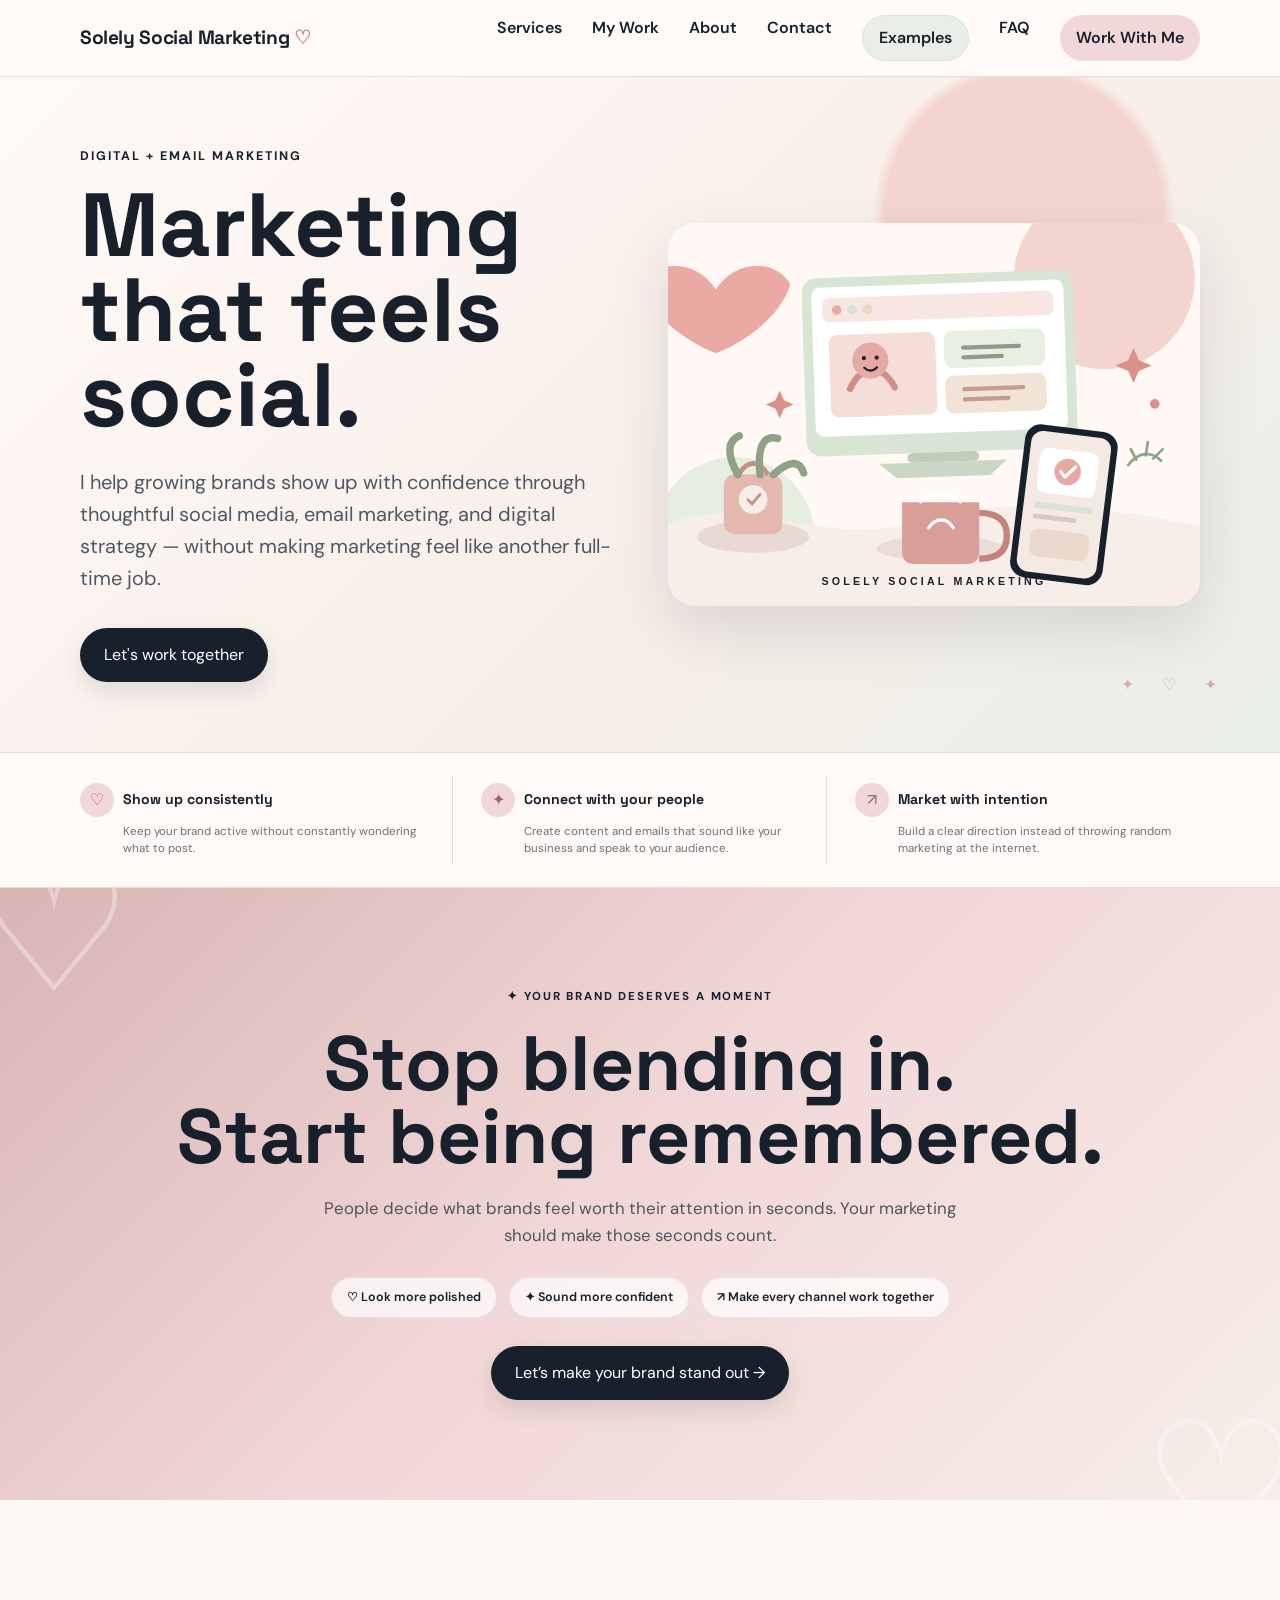
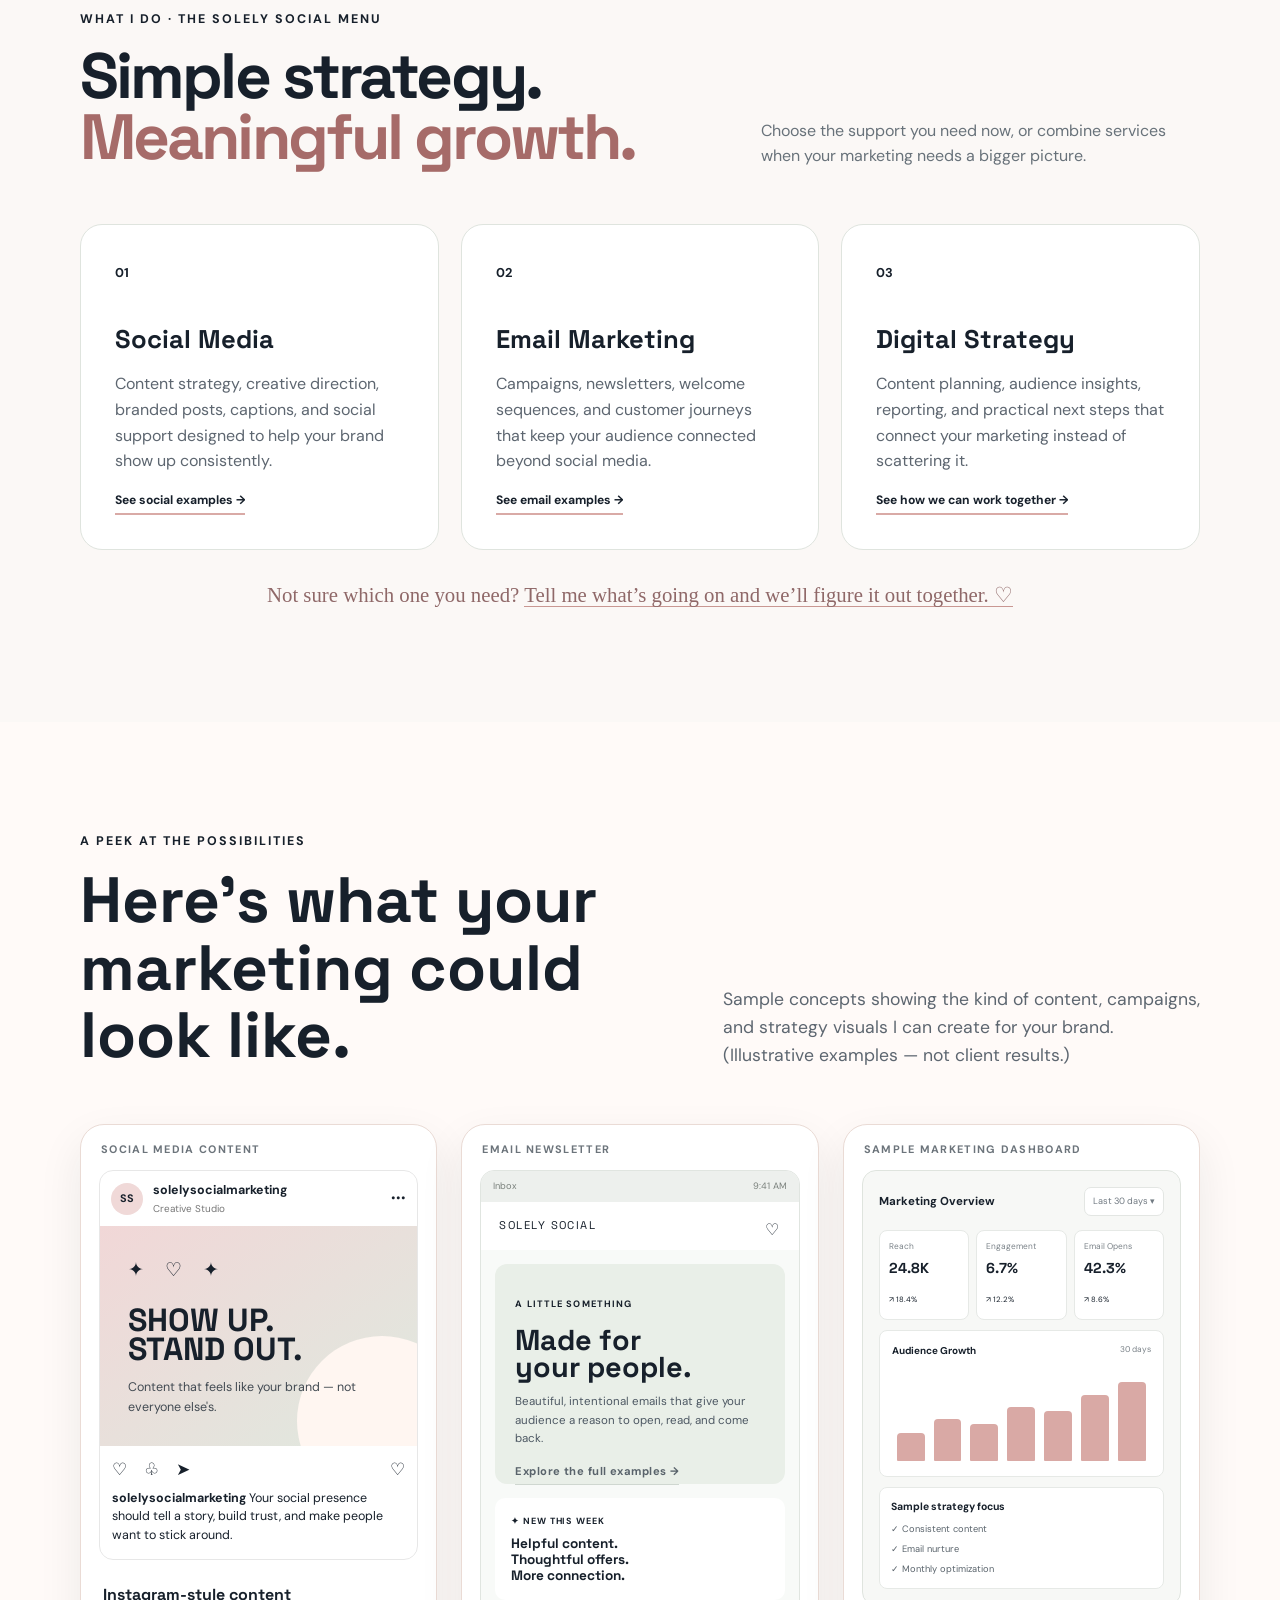
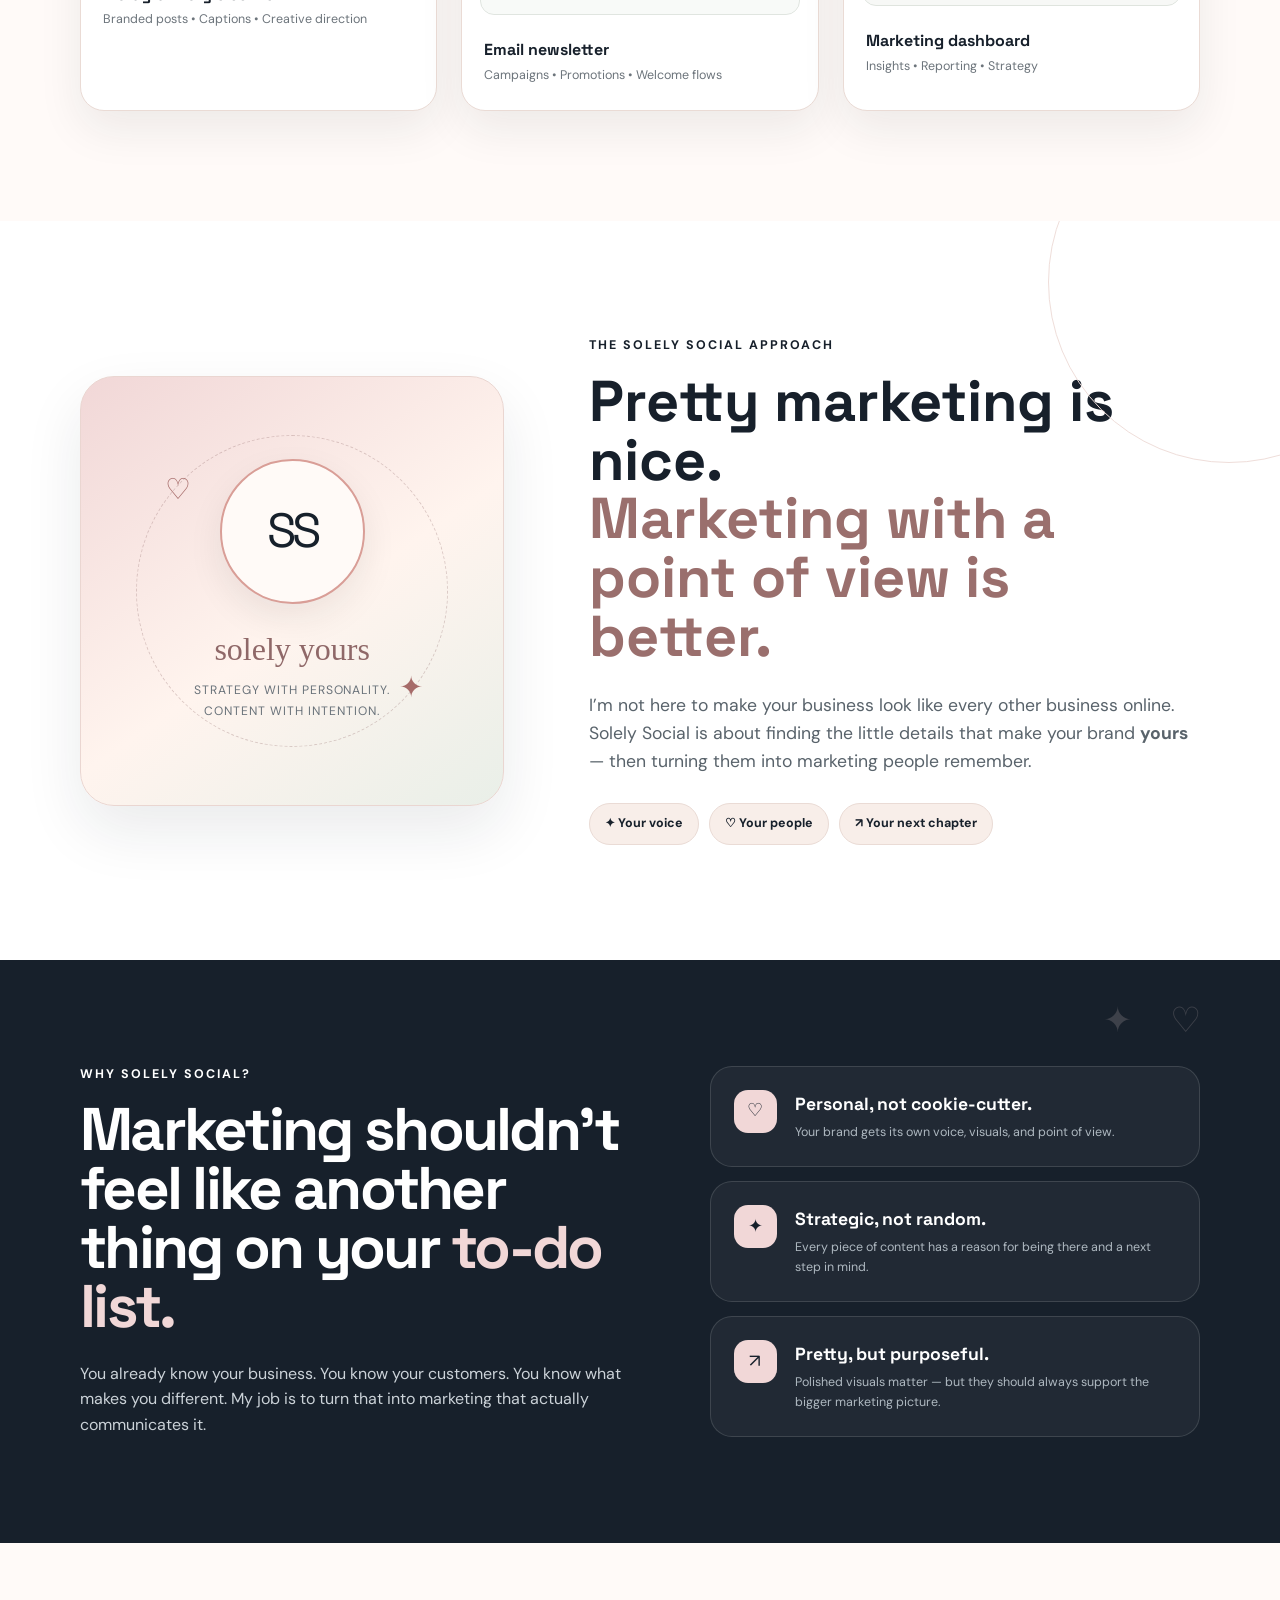
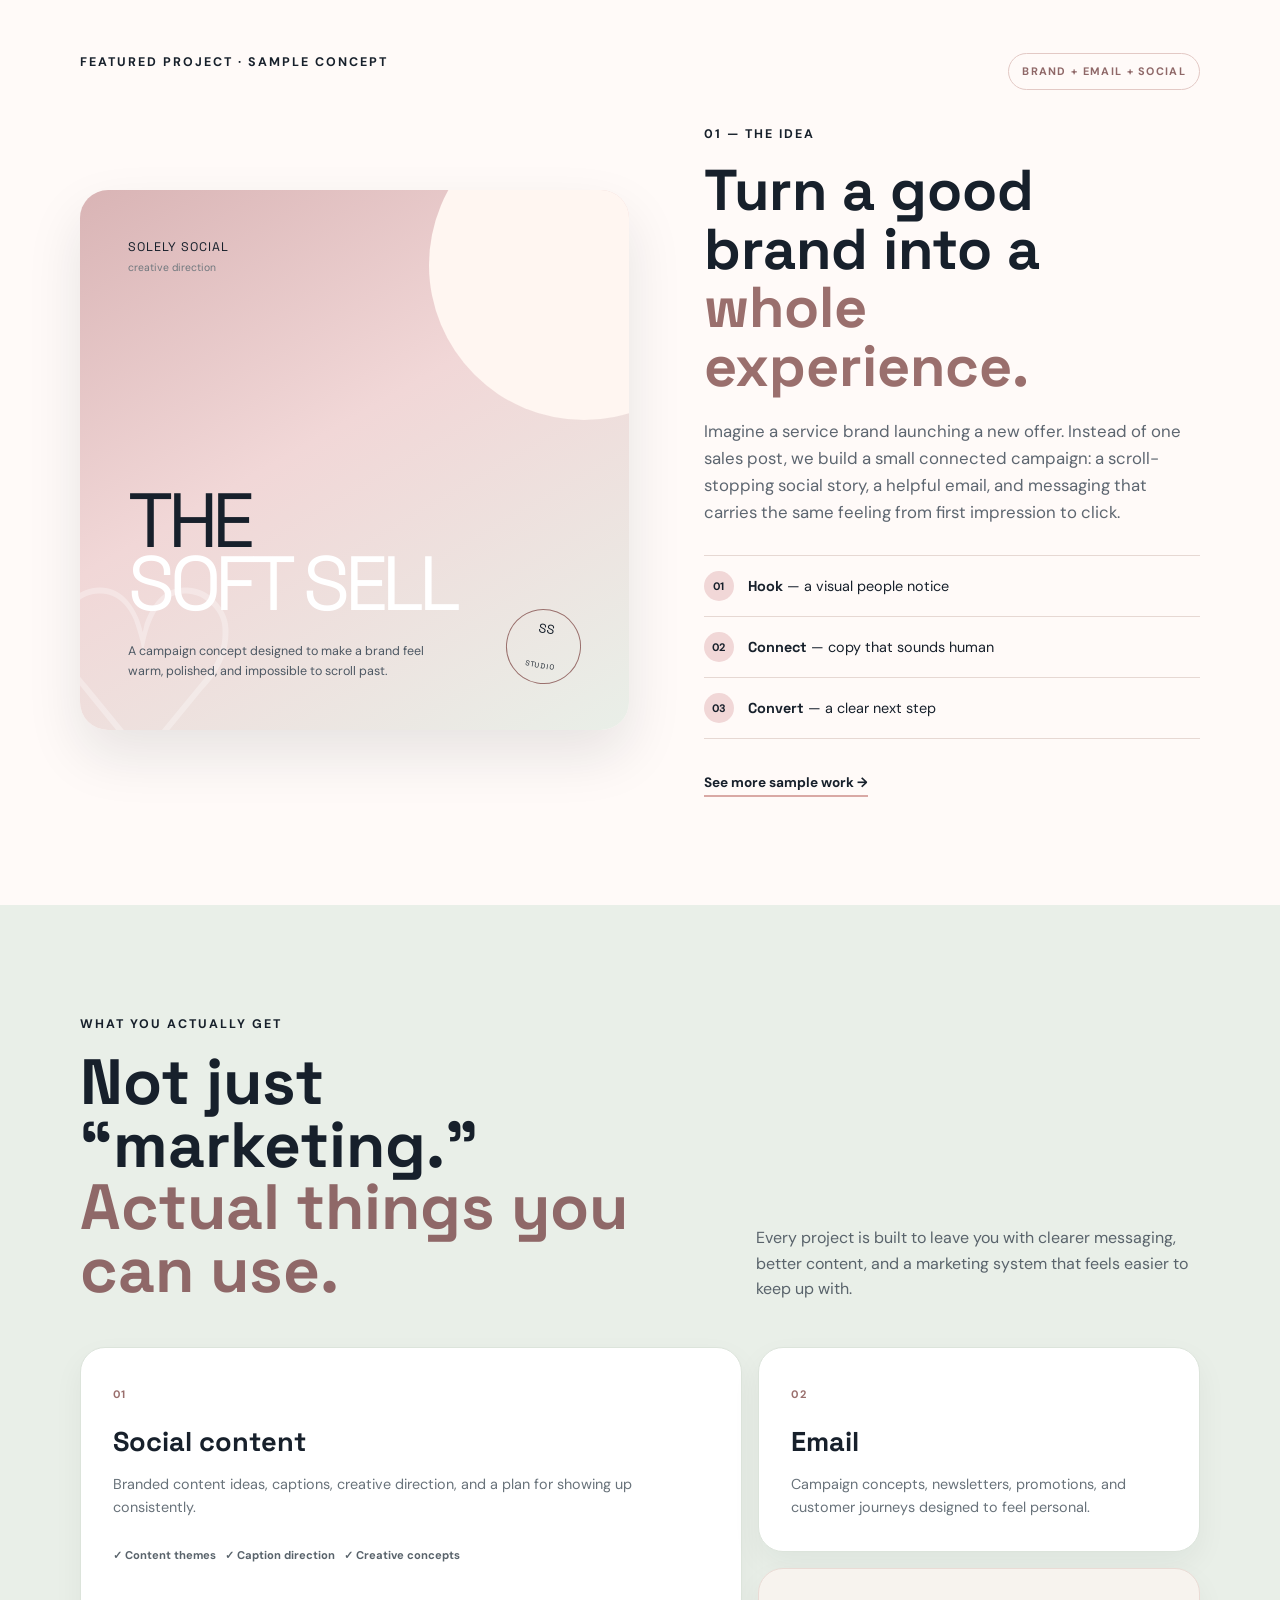
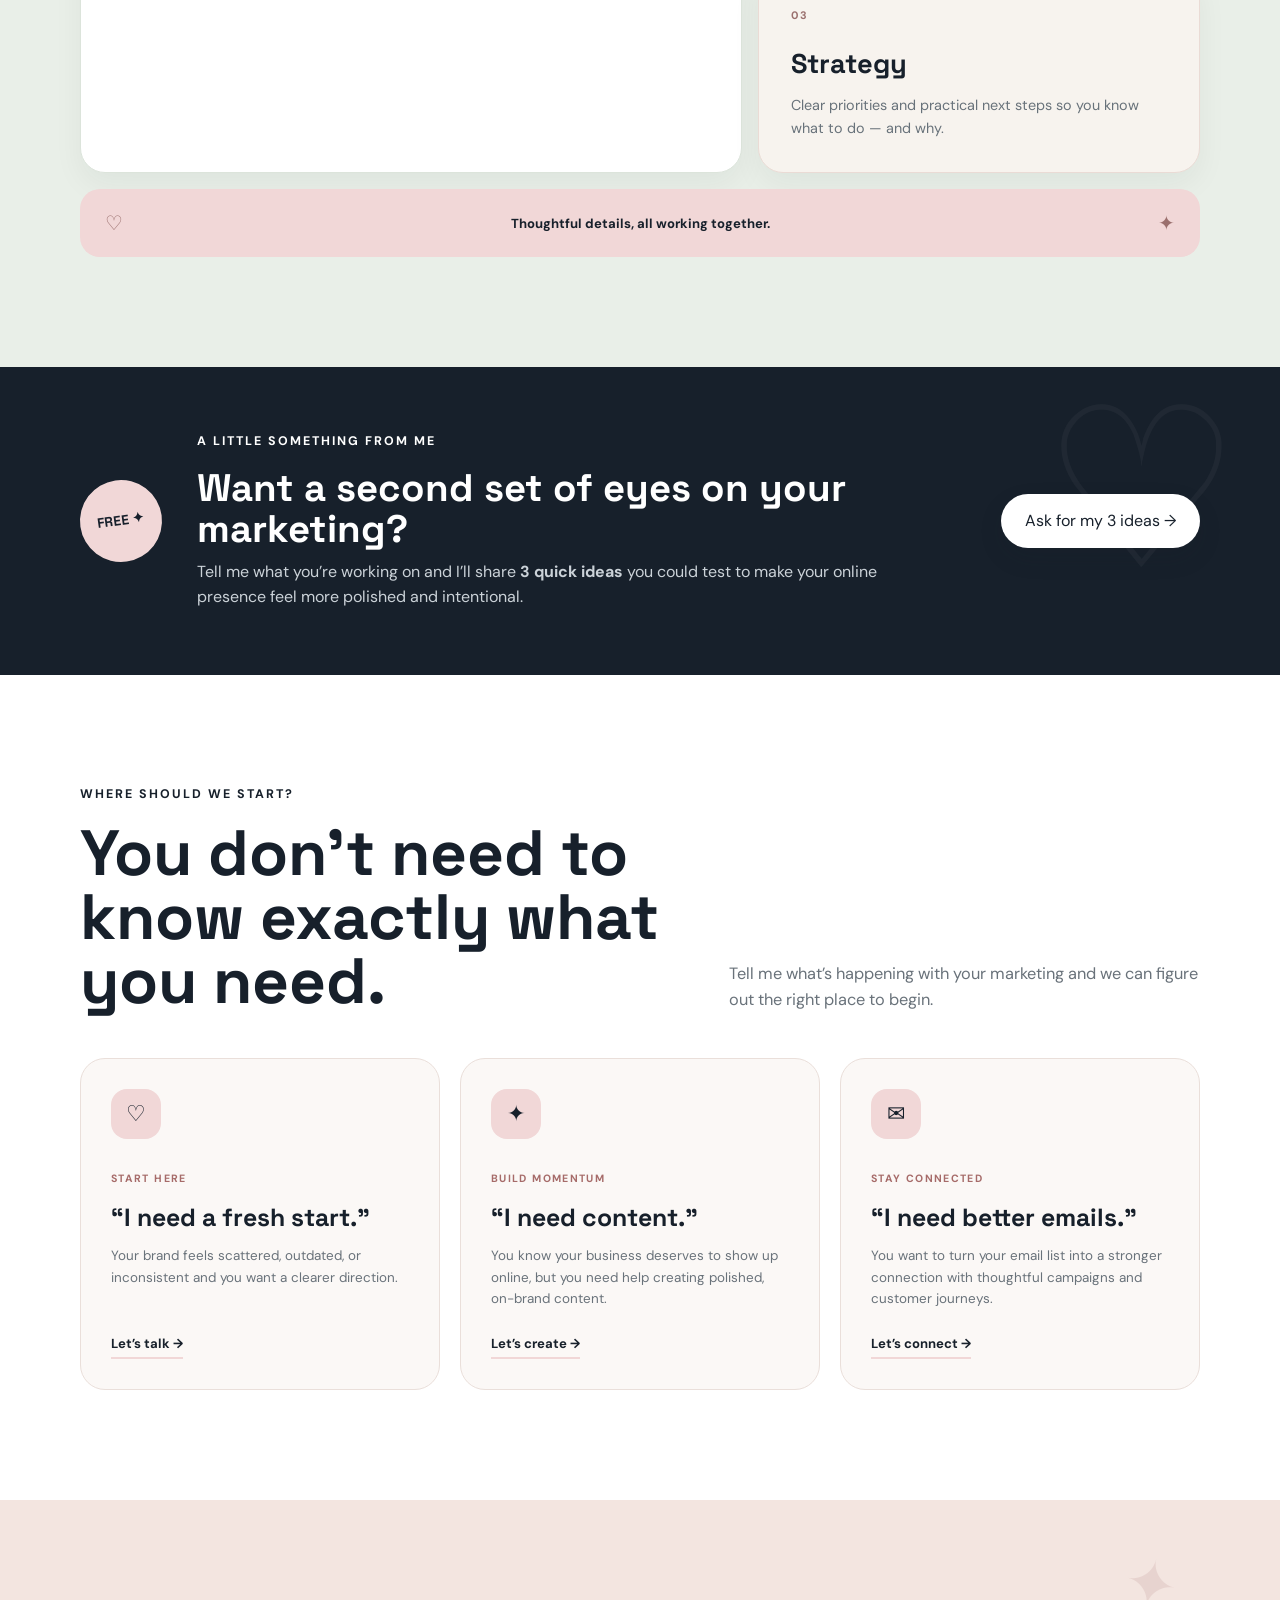
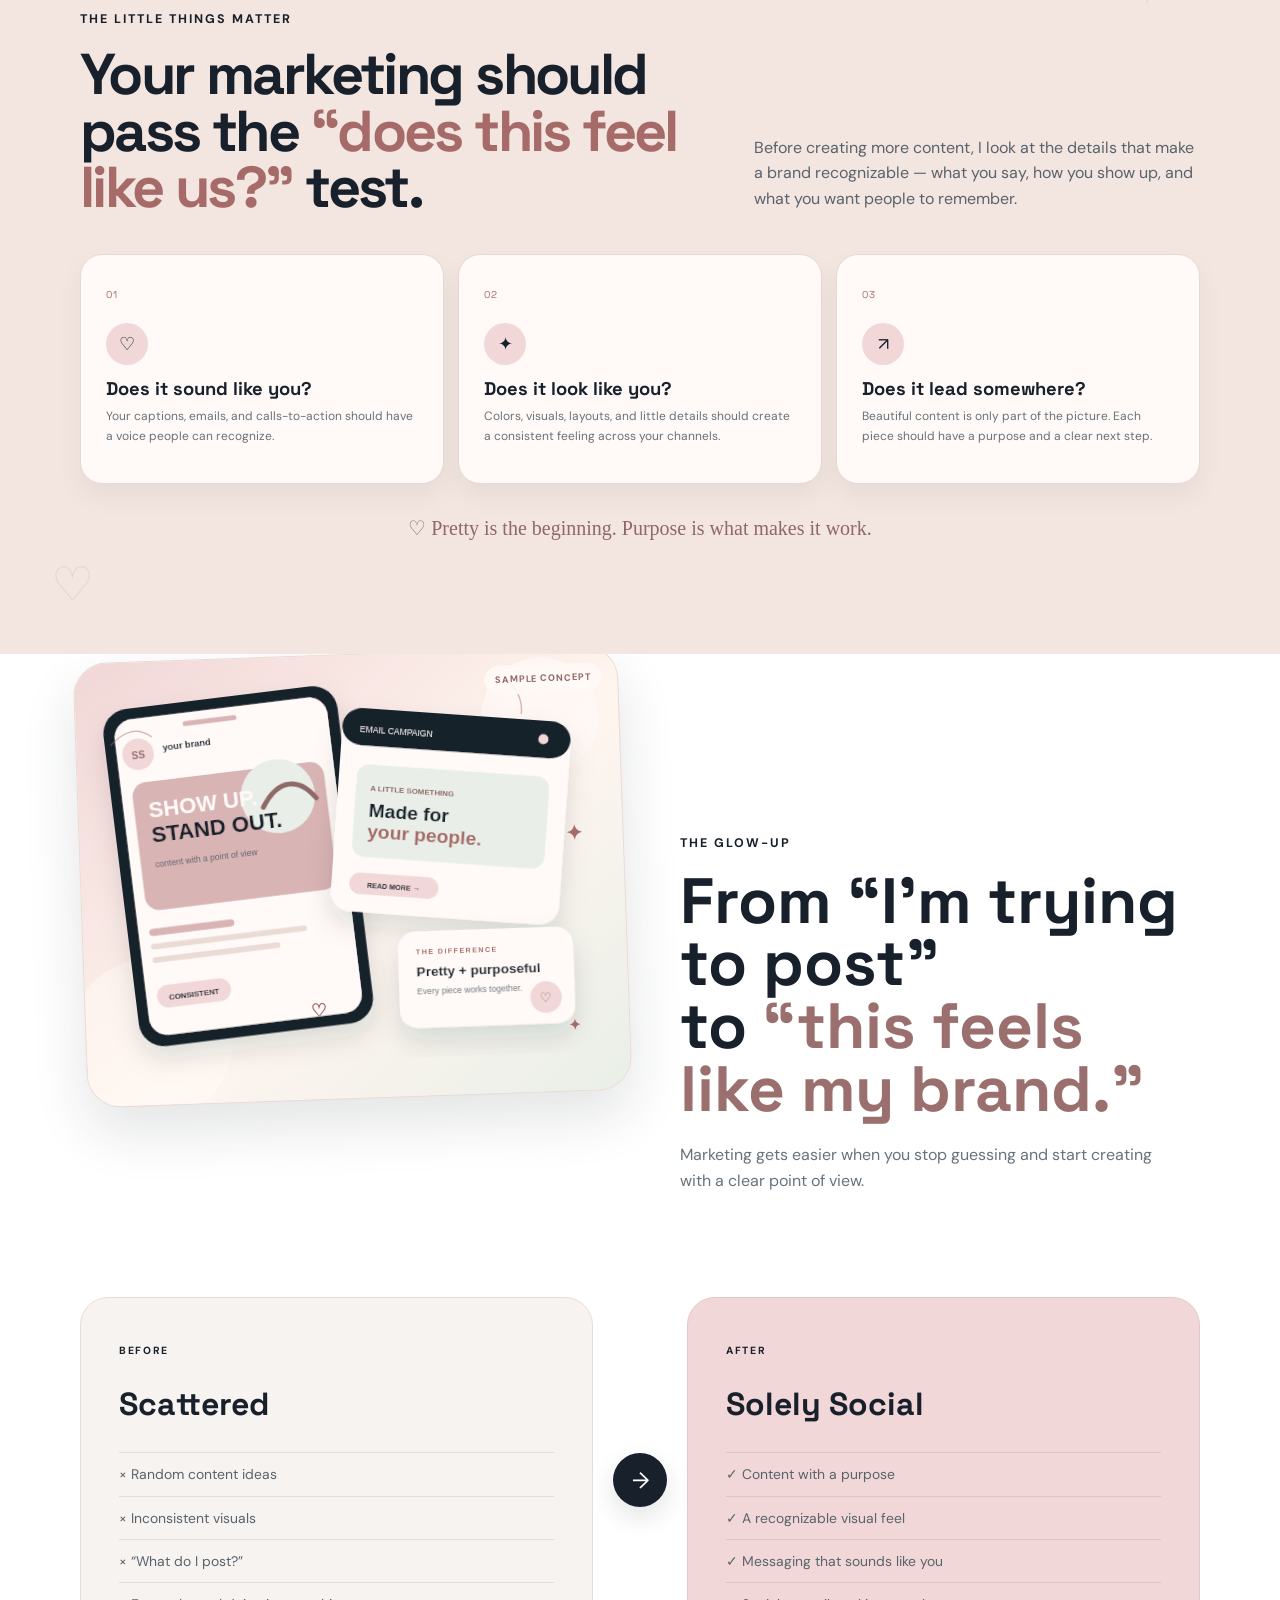
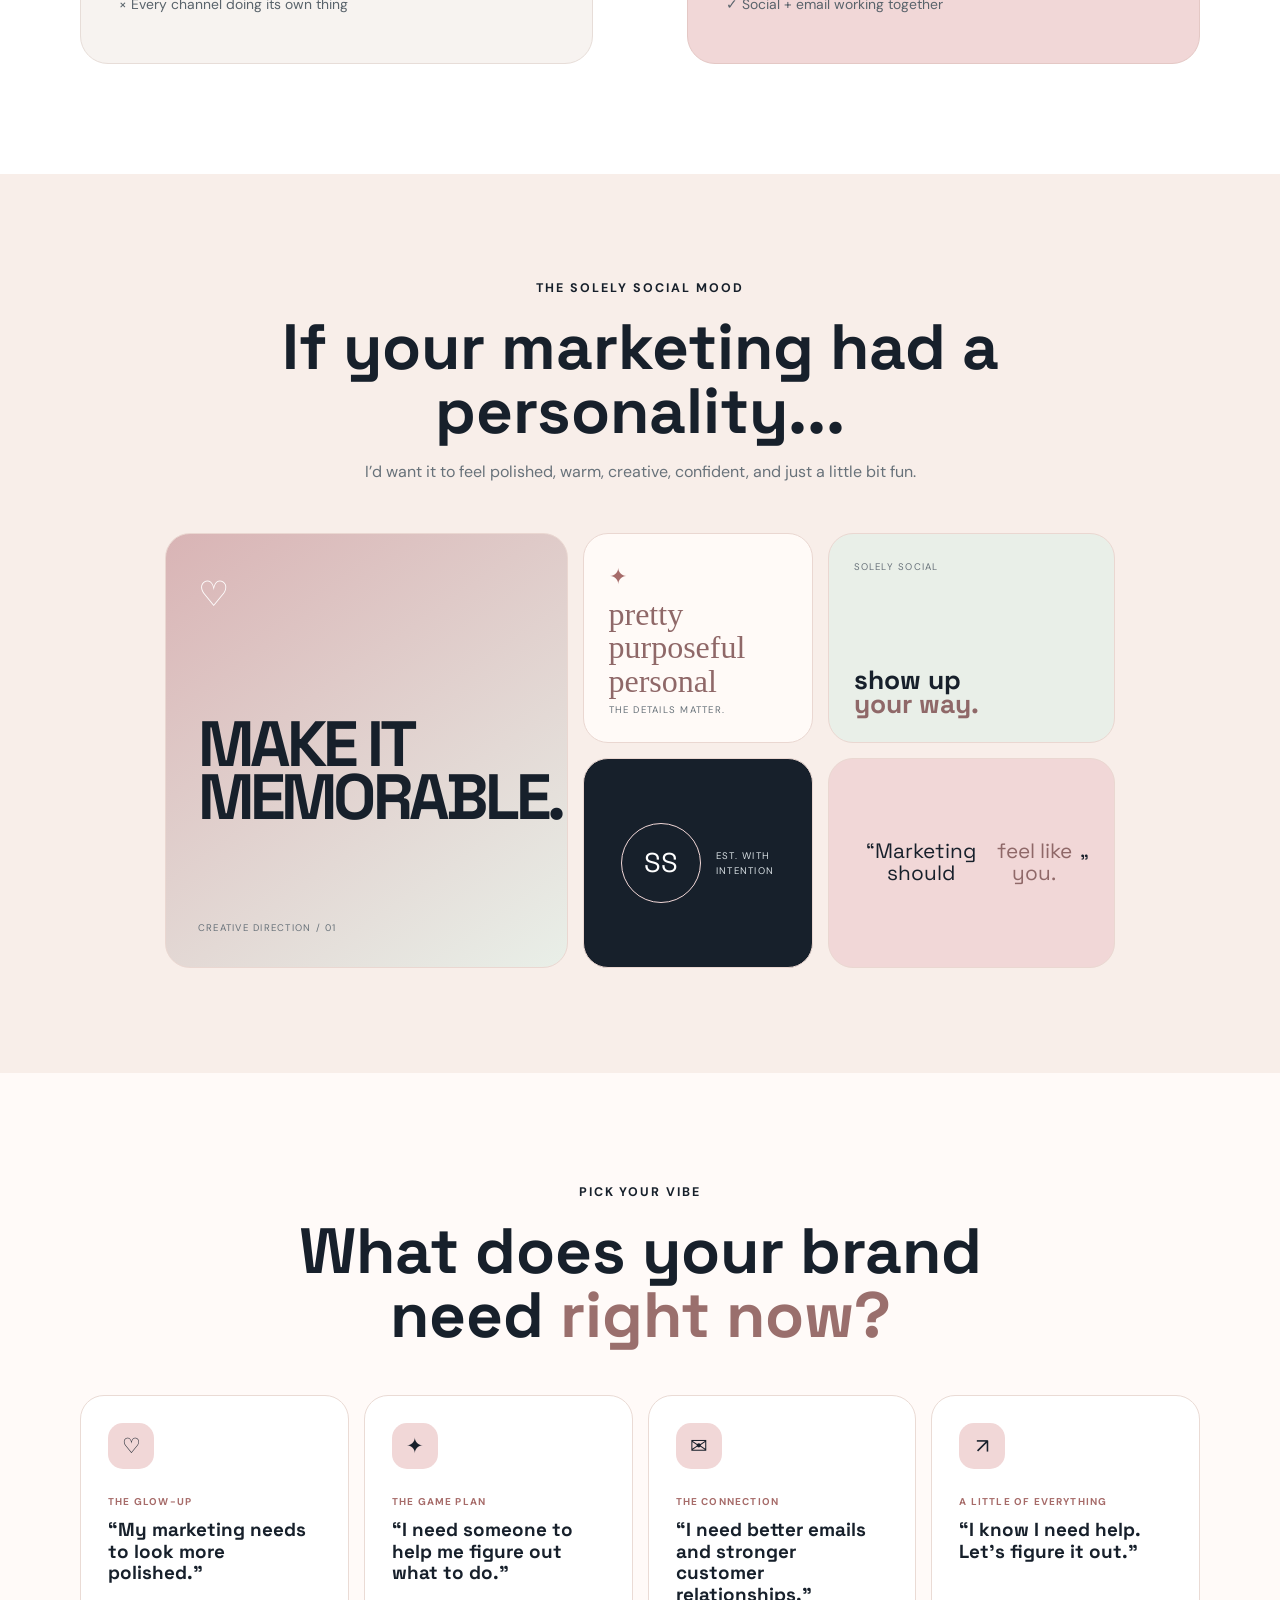
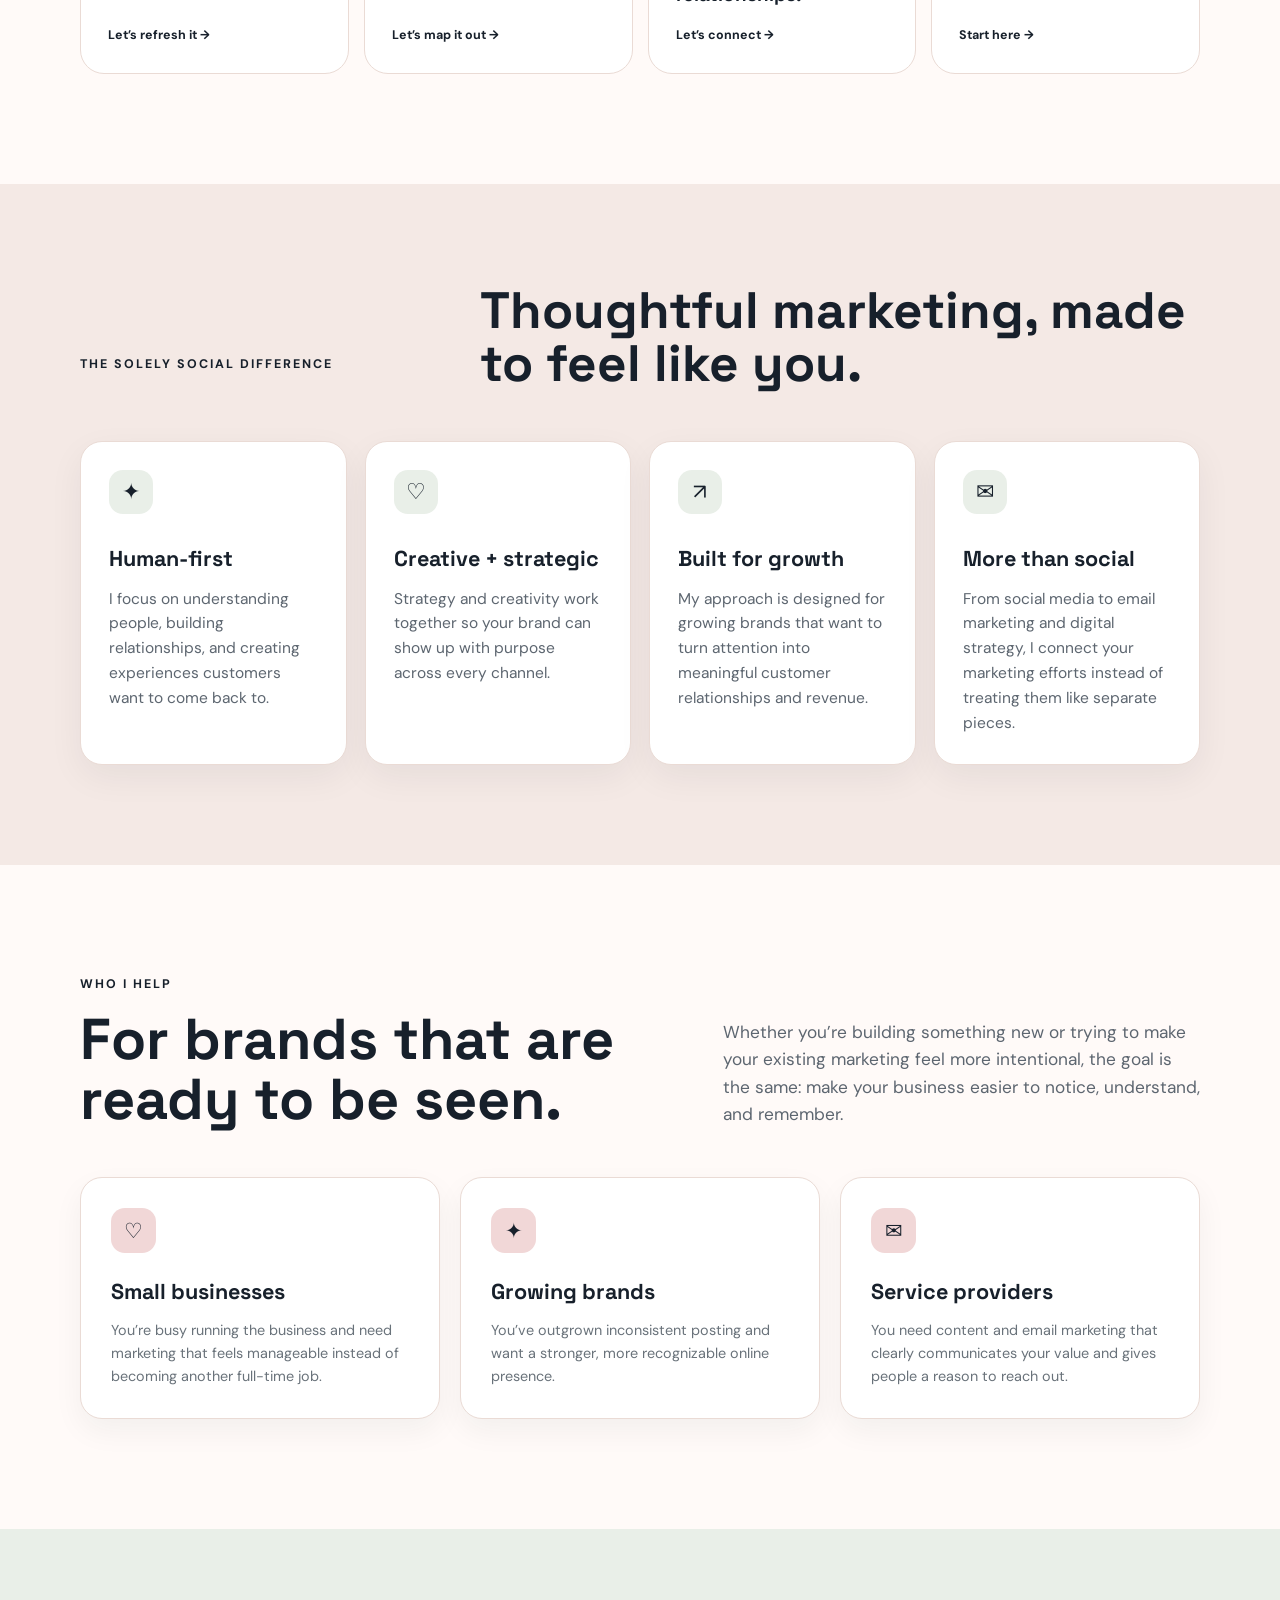
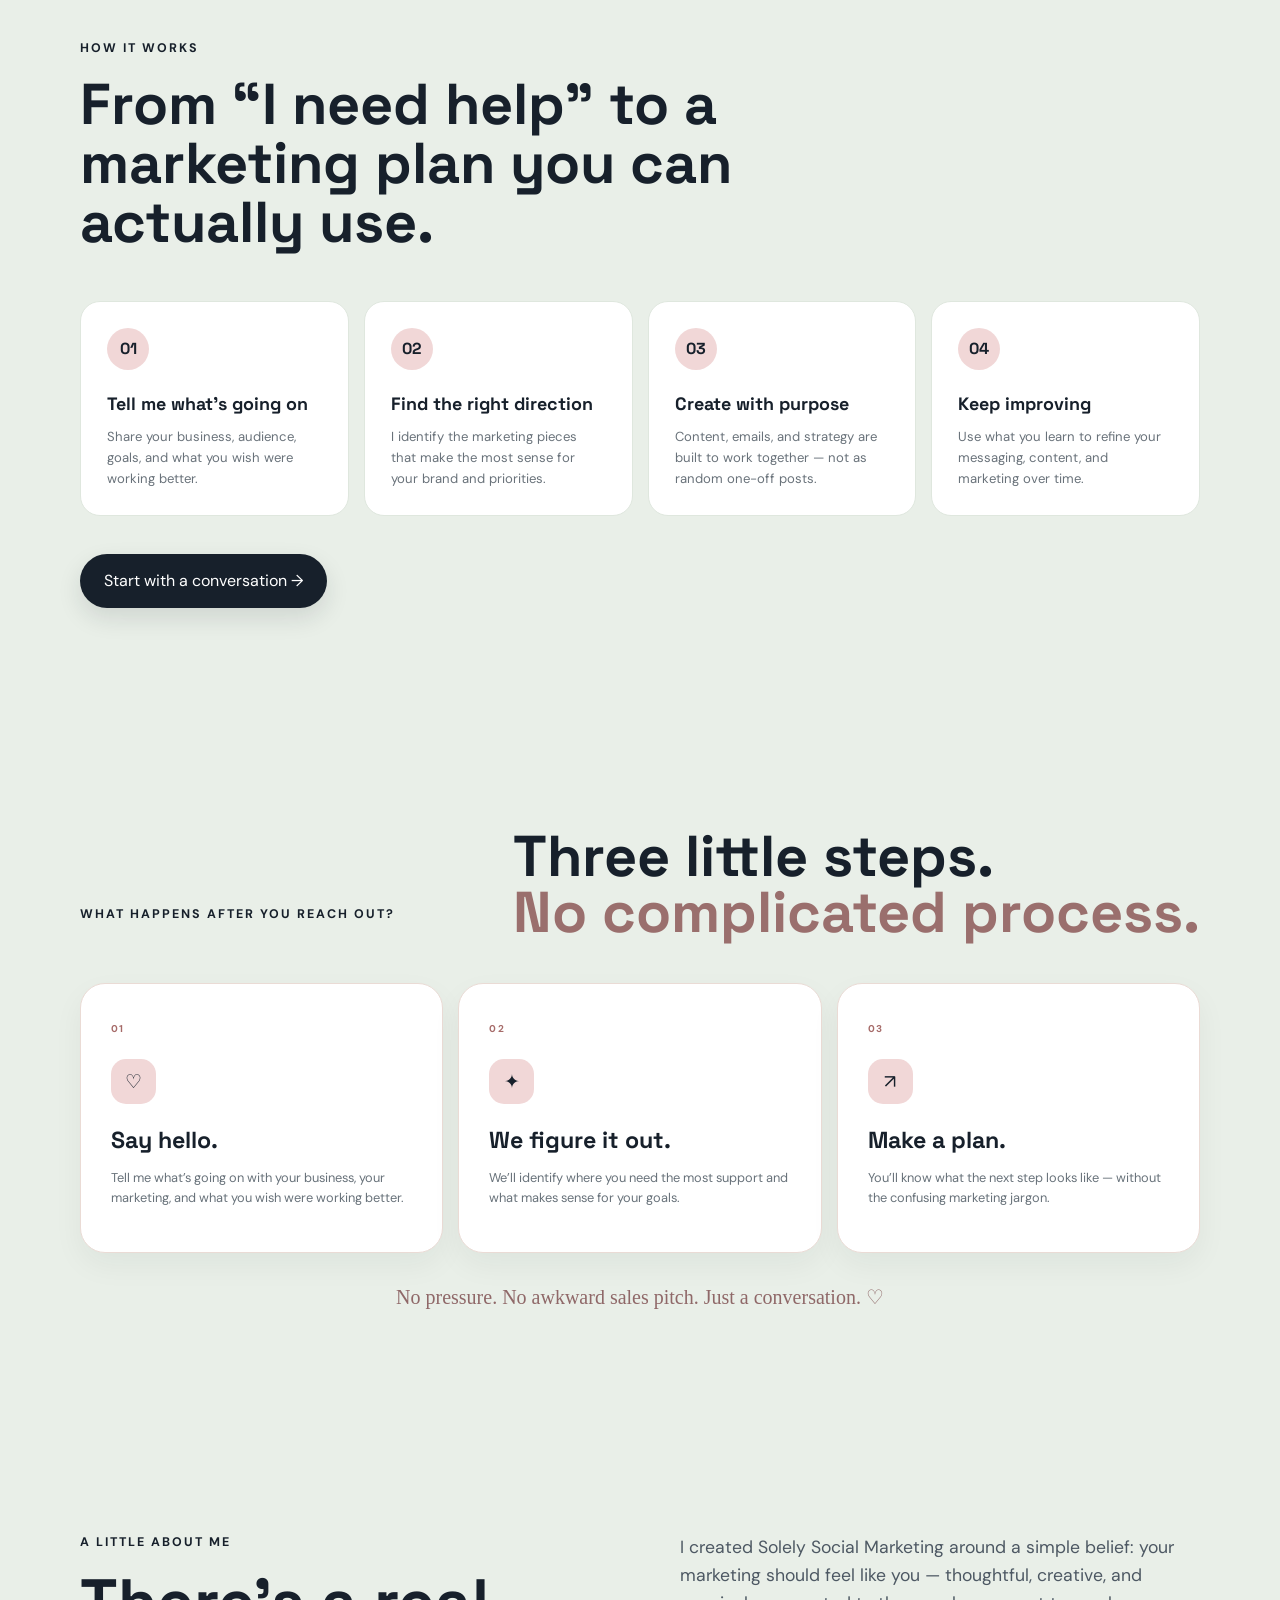
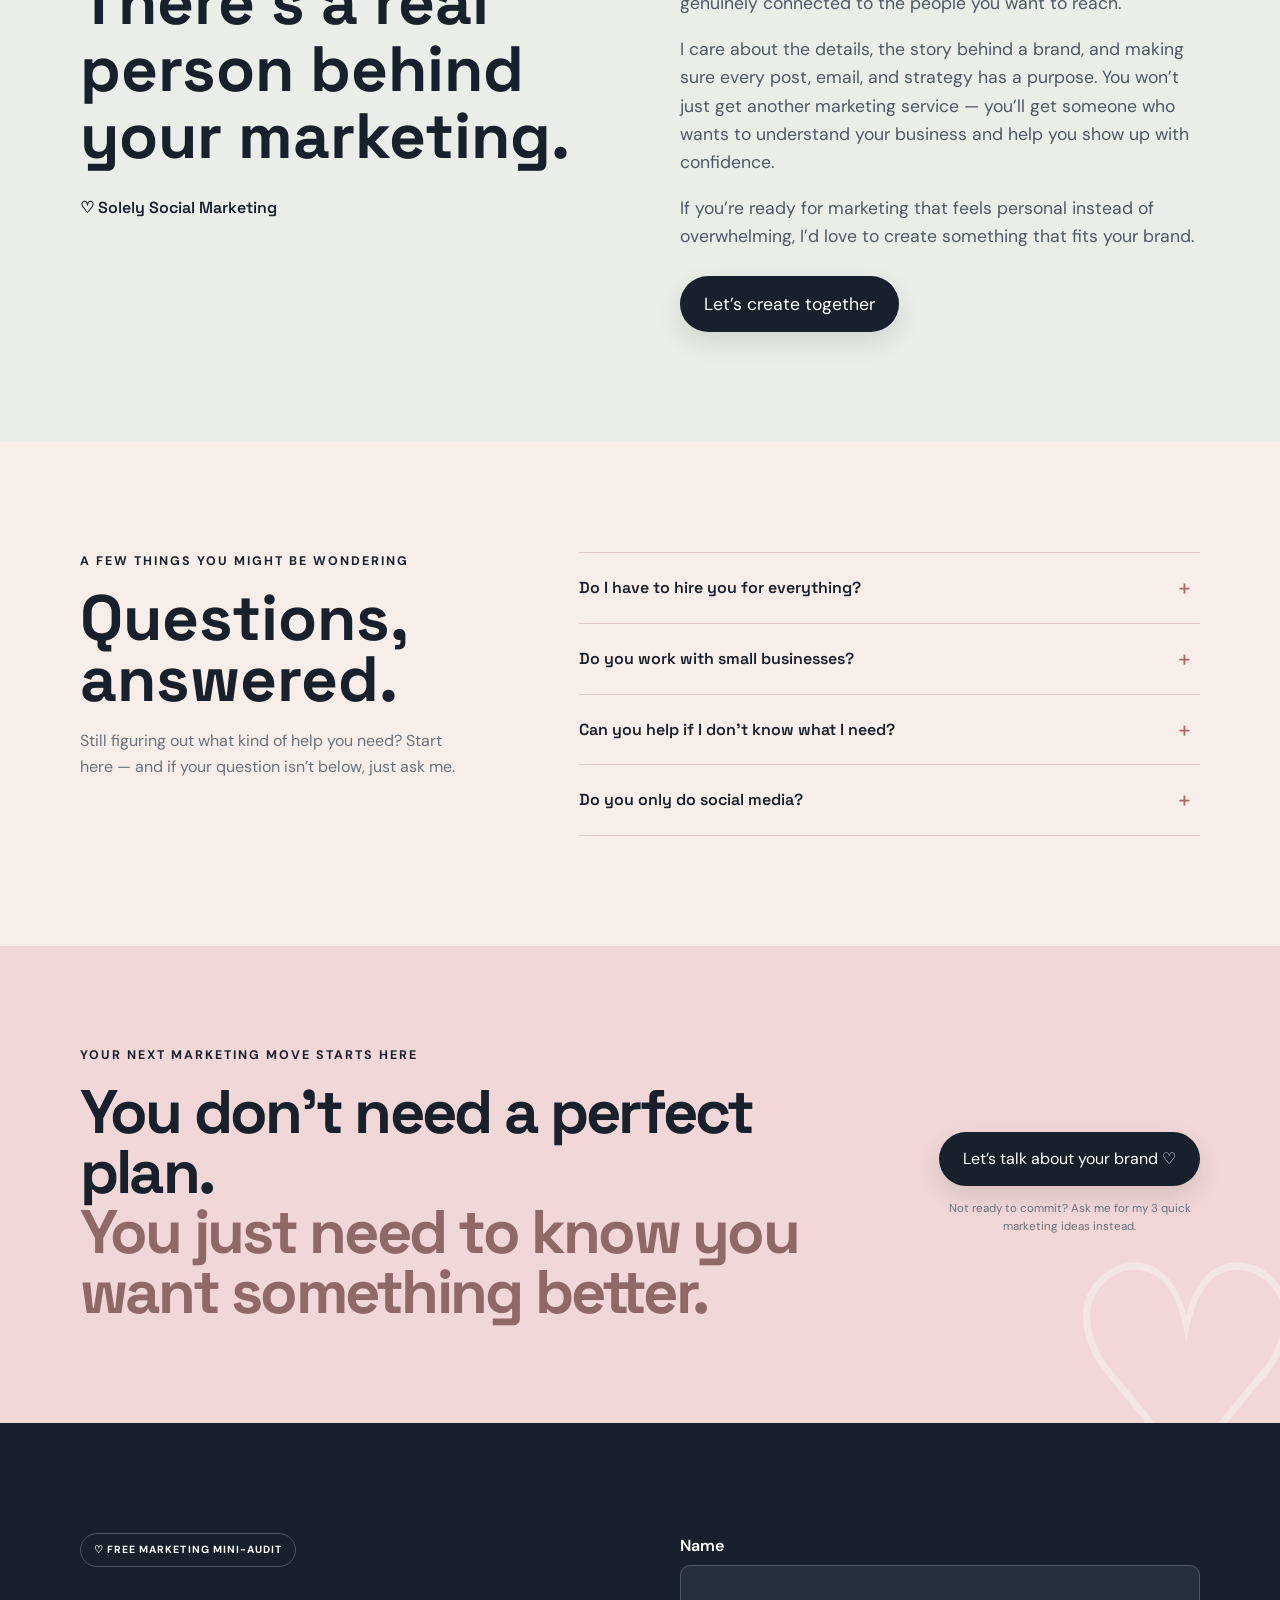
<file: index.html>
<!DOCTYPE html>
<html lang="en">
<head>
  <meta charset="UTF-8">
  <meta name="viewport" content="width=device-width, initial-scale=1.0">
  <meta name="description" content="Digital marketing and email marketing services that turn attention into customers.">
  <title>Solely Social Marketing | Digital & Email Marketing</title>
  <link rel="preconnect" href="https://fonts.googleapis.com">
  <link rel="preconnect" href="https://fonts.gstatic.com" crossorigin>
  <link href="https://fonts.googleapis.com/css2?family=DM+Sans:wght@400;500;600;700&family=Space+Grotesk:wght@500;600;700&display=swap" rel="stylesheet">
  <link rel="stylesheet" href="styles.css">
</head>
<body>
  <header class="site-header">
    <nav class="nav container">
      <a class="logo" href="#top">Solely Social Marketing</a>
      <button class="menu-toggle" aria-label="Toggle menu">☰</button>
      <div class="nav-links"><a href="#services">Services</a><a href="#work">My Work</a><a href="#about">About</a><a href="#contact">Contact</a><a class="nav-examples" href="portfolio.html">Examples</a><a class="nav-faq" href="faq.html">FAQ</a><a class="nav-workwith" href="work-with-me.html">Work With Me</a></div>
    </nav>
  </header>
  <main id="top">
    <section class="hero"><div class="container hero-content"><div class="hero-copy-wrap"><p class="eyebrow">DIGITAL + EMAIL MARKETING</p><h1>Marketing that feels <em>social.</em></h1><p class="hero-copy">I help growing brands show up with confidence through thoughtful social media, email marketing, and digital strategy — without making marketing feel like another full-time job.</p><a class="button" href="#contact">Let's work together</a></div><div class="hero-image"><img src="pastel-hero.svg" alt="Cute detailed creative marketing studio illustration for Solely Social Marketing"></div></div></section>
    <section class="trust-strip"><div class="container trust-strip-grid"><div><span>♡</span><strong>Show up consistently</strong><p>Keep your brand active without constantly wondering what to post.</p></div><div><span>✦</span><strong>Connect with your people</strong><p>Create content and emails that sound like your business and speak to your audience.</p></div><div><span>↗</span><strong>Market with intention</strong><p>Build a clear direction instead of throwing random marketing at the internet.</p></div></div></section>
    <section class="brand-spotlight"><div class="container"><div class="spotlight-badge">✦ YOUR BRAND DESERVES A MOMENT</div><h2>Stop blending in.<br><em>Start being remembered.</em></h2><p>People decide what brands feel worth their attention in seconds. Your marketing should make those seconds count.</p><div class="spotlight-points"><span>♡ Look more polished</span><span>✦ Sound more confident</span><span>↗ Make every channel work together</span></div><a class="button light-button" href="#contact">Let’s make your brand stand out →</a></div></section>

    <section id="services" class="section services-section"><div class="container"><div class="services-heading"><div><p class="eyebrow">WHAT I DO · THE SOLELY SOCIAL MENU</p><h2>Simple strategy.<br><em>Meaningful growth.</em></h2></div><p>Choose the support you need now, or combine services when your marketing needs a bigger picture.</p></div><div class="cards"><article><span>01</span><h3>Social Media</h3><p>Content strategy, creative direction, branded posts, captions, and social support designed to help your brand show up consistently.</p><a href="portfolio.html">See social examples →</a></article><article><span>02</span><h3>Email Marketing</h3><p>Campaigns, newsletters, welcome sequences, and customer journeys that keep your audience connected beyond social media.</p><a href="portfolio.html">See email examples →</a></article><article><span>03</span><h3>Digital Strategy</h3><p>Content planning, audience insights, reporting, and practical next steps that connect your marketing instead of scattering it.</p><a href="work-with-me.html">See how we can work together →</a></article></div><div class="services-note">Not sure which one you need? <a href="#contact">Tell me what’s going on and we’ll figure it out together. ♡</a></div></div></section>
    <section id="work" class="section work-showcase"><div class="container"><p class="eyebrow">A PEEK AT THE POSSIBILITIES</p><div class="work-heading"><h2>Here’s what your marketing could <em>look like.</em></h2><p>Sample concepts showing the kind of content, campaigns, and strategy visuals I can create for your brand. (Illustrative examples — not client results.)</p></div><div class="work-grid">
      <article class="work-card"><div class="mock-label">SOCIAL MEDIA CONTENT</div><div class="instagram"><div class="ig-head"><div class="ig-avatar">SS</div><div><b>solelysocialmarketing</b><small>Creative Studio</small></div><span>•••</span></div><div class="ig-photo"><div class="ig-sparkles">✦ ♡ ✦</div><h3>SHOW UP.<br><em>STAND OUT.</em></h3><p>Content that feels like your brand — not everyone else's.</p></div><div class="ig-actions">♡　♧　➤ <span>♡</span></div><div class="ig-copy"><b>solelysocialmarketing</b> Your social presence should tell a story, build trust, and make people want to stick around.</div></div><div class="mock-bottom"><b>Instagram-style content</b><span>Branded posts • Captions • Creative direction</span></div></article>
      <article class="work-card"><div class="mock-label">EMAIL NEWSLETTER</div><div class="newsletter"><div class="email-bar"><span>Inbox</span><span>9:41 AM</span></div><div class="email-brand">SOLELY SOCIAL <span>♡</span></div><div class="email-hero"><small>A LITTLE SOMETHING</small><h3>Made for<br><em>your people.</em></h3><p>Beautiful, intentional emails that give your audience a reason to open, read, and come back.</p><a class="email-more" href="portfolio.html">Explore the full examples →</a></div><div class="email-content"><span>✦ NEW THIS WEEK</span><b>Helpful content.<br>Thoughtful offers.<br>More connection.</b></div></div><div class="mock-bottom"><b>Email newsletter</b><span>Campaigns • Promotions • Welcome flows</span></div></article>
      <article class="work-card"><div class="mock-label">SAMPLE MARKETING DASHBOARD</div><div class="dashboard"><div class="dash-top"><b>Marketing Overview</b><span>Last 30 days ▾</span></div><div class="dash-stats"><div><small>Reach</small><b>24.8K</b><i>↗ 18.4%</i></div><div><small>Engagement</small><b>6.7%</b><i>↗ 12.2%</i></div><div><small>Email Opens</small><b>42.3%</b><i>↗ 8.6%</i></div></div><div class="chart"><div class="chart-title"><b>Audience Growth</b><span>30 days</span></div><div class="bars"><i style="height:32%"></i><i style="height:48%"></i><i style="height:42%"></i><i style="height:62%"></i><i style="height:57%"></i><i style="height:76%"></i><i style="height:91%"></i></div></div><div class="dash-tasks"><b>Sample strategy focus</b><span>✓ Consistent content</span><span>✓ Email nurture</span><span>✓ Monthly optimization</span></div></div><div class="mock-bottom"><b>Marketing dashboard</b><span>Insights • Reporting • Strategy</span></div></article>
    </div></div></section>

    <section class="signature-section">
      <div class="container signature-grid">
        <div class="signature-card">
          <div class="signature-orbit orbit-one">♡</div><div class="signature-orbit orbit-two">✦</div>
          <div class="signature-monogram">SS</div>
          <div class="signature-script">solely yours</div>
          <p>Strategy with personality.<br>Content with intention.</p>
        </div>
        <div class="signature-copy">
          <p class="eyebrow">THE SOLELY SOCIAL APPROACH</p>
          <h2>Pretty marketing is nice.<br><em>Marketing with a point of view is better.</em></h2>
          <p>I’m not here to make your business look like every other business online. Solely Social is about finding the little details that make your brand <strong>yours</strong> — then turning them into marketing people remember.</p>
          <div class="signature-list"><span>✦ Your voice</span><span>♡ Your people</span><span>↗ Your next chapter</span></div>
        </div>
      </div>
    </section>


    <section class="why-solely">
      <div class="container why-grid">
        <div class="why-intro"><p class="eyebrow">WHY SOLELY SOCIAL?</p><h2>Marketing shouldn’t feel like another thing on your <em>to-do list.</em></h2><p>You already know your business. You know your customers. You know what makes you different. My job is to turn that into marketing that actually communicates it.</p></div>
        <div class="why-points"><article><span>♡</span><div><h3>Personal, not cookie-cutter.</h3><p>Your brand gets its own voice, visuals, and point of view.</p></div></article><article><span>✦</span><div><h3>Strategic, not random.</h3><p>Every piece of content has a reason for being there and a next step in mind.</p></div></article><article><span>↗</span><div><h3>Pretty, but purposeful.</h3><p>Polished visuals matter — but they should always support the bigger marketing picture.</p></div></article></div>
      </div>
    </section>
    <section class="section featured-project">
      <div class="container">
        <div class="featured-top"><p class="eyebrow">FEATURED PROJECT · SAMPLE CONCEPT</p><span class="project-tag">BRAND + EMAIL + SOCIAL</span></div>
        <div class="project-layout">
          <div class="project-visual">
            <div class="project-note">Solely Social<br><small>creative direction</small></div>
            <div class="project-title">THE<br><em>SOFT SELL</em></div>
            <div class="project-caption">A campaign concept designed to make a brand feel warm, polished, and impossible to scroll past.</div>
            <div class="project-stamp">SS<br><small>STUDIO</small></div>
          </div>
          <div class="project-copy">
            <p class="eyebrow">01 — THE IDEA</p>
            <h2>Turn a good brand into a <em>whole experience.</em></h2>
            <p>Imagine a service brand launching a new offer. Instead of one sales post, we build a small connected campaign: a scroll-stopping social story, a helpful email, and messaging that carries the same feeling from first impression to click.</p>
            <div class="project-steps">
              <div><b>01</b><span><strong>Hook</strong> — a visual people notice</span></div>
              <div><b>02</b><span><strong>Connect</strong> — copy that sounds human</span></div>
              <div><b>03</b><span><strong>Convert</strong> — a clear next step</span></div>
            </div>
            <a class="text-link" href="portfolio.html">See more sample work →</a>
          </div>
        </div>
      </div>
    </section>

    <section class="section deliverables">
      <div class="container">
        <div class="deliverable-heading"><div><p class="eyebrow">WHAT YOU ACTUALLY GET</p><h2>Not just “marketing.”<br><em>Actual things you can use.</em></h2></div><p>Every project is built to leave you with clearer messaging, better content, and a marketing system that feels easier to keep up with.</p></div>
        <div class="deliverable-board">
          <div class="deliverable-main"><span class="board-number">01</span><h3>Social content</h3><p>Branded content ideas, captions, creative direction, and a plan for showing up consistently.</p><div class="check-row">✓ Content themes <span>✓ Caption direction</span> <span>✓ Creative concepts</span></div></div>
          <div class="deliverable-side"><span>02</span><h3>Email</h3><p>Campaign concepts, newsletters, promotions, and customer journeys designed to feel personal.</p></div>
          <div class="deliverable-side sage"><span>03</span><h3>Strategy</h3><p>Clear priorities and practical next steps so you know what to do — and why.</p></div>
          <div class="deliverable-footer"><span>♡</span><strong>Thoughtful details, all working together.</strong><span>✦</span></div>
        </div>
      </div>
    </section>

    <section class="free-offer">
      <div class="container offer-inner">
        <div class="offer-bubble">FREE ✦</div>
        <div><p class="eyebrow">A LITTLE SOMETHING FROM ME</p><h2>Want a second set of eyes on your marketing?</h2><p>Tell me what you’re working on and I’ll share <strong>3 quick ideas</strong> you could test to make your online presence feel more polished and intentional.</p></div>
        <a class="button offer-button" href="#contact">Ask for my 3 ideas →</a>
      </div>
    </section>

    <section class="section starting"><div class="container"><div class="starting-heading"><div><p class="eyebrow">WHERE SHOULD WE START?</p><h2>You don’t need to know exactly what you need.</h2></div><p>Tell me what’s happening with your marketing and we can figure out the right place to begin.</p></div><div class="starting-grid"><article><div class="start-icon">♡</div><small>START HERE</small><h3>“I need a fresh start.”</h3><p>Your brand feels scattered, outdated, or inconsistent and you want a clearer direction.</p><a href="#contact">Let’s talk →</a></article><article><div class="start-icon">✦</div><small>BUILD MOMENTUM</small><h3>“I need content.”</h3><p>You know your business deserves to show up online, but you need help creating polished, on-brand content.</p><a href="#contact">Let’s create →</a></article><article><div class="start-icon">✉</div><small>STAY CONNECTED</small><h3>“I need better emails.”</h3><p>You want to turn your email list into a stronger connection with thoughtful campaigns and customer journeys.</p><a href="#contact">Let’s connect →</a></article></div></div></section>


    <section class="section brand-checkin">
      <div class="container">
        <div class="checkin-top">
          <div>
            <p class="eyebrow">THE LITTLE THINGS MATTER</p>
            <h2>Your marketing should pass the <em>“does this feel like us?”</em> test.</h2>
          </div>
          <p>Before creating more content, I look at the details that make a brand recognizable — what you say, how you show up, and what you want people to remember.</p>
        </div>
        <div class="checkin-grid">
          <article><span>01</span><div class="checkin-icon">♡</div><h3>Does it sound like you?</h3><p>Your captions, emails, and calls-to-action should have a voice people can recognize.</p></article>
          <article><span>02</span><div class="checkin-icon">✦</div><h3>Does it look like you?</h3><p>Colors, visuals, layouts, and little details should create a consistent feeling across your channels.</p></article>
          <article><span>03</span><div class="checkin-icon">↗</div><h3>Does it lead somewhere?</h3><p>Beautiful content is only part of the picture. Each piece should have a purpose and a clear next step.</p></article>
        </div>
        <div class="checkin-note">♡ Pretty is the beginning. Purpose is what makes it work.</div>
      </div>
    </section>

    <section class="section glow-up">
      <div class="container">
        <div class="glow-heading"><div class="glow-copy"><p class="eyebrow">THE GLOW-UP</p><h2>From “I’m trying to post”<br>to <em>“this feels like my brand.”</em></h2><p>Marketing gets easier when you stop guessing and start creating with a clear point of view.</p></div><div class="glow-visual"><img src="glow-up-visual.svg" alt="Solely Social marketing brand transformation showing social content, email, and a cohesive brand system"></div></div>
        <div class="transformation">
          <div class="transform-side before"><span class="transform-label">BEFORE</span><h3>Scattered</h3><div>× Random content ideas</div><div>× Inconsistent visuals</div><div>× “What do I post?”</div><div>× Every channel doing its own thing</div></div>
          <div class="transform-arrow">→</div>
          <div class="transform-side after"><span class="transform-label">AFTER</span><h3>Solely Social</h3><div>✓ Content with a purpose</div><div>✓ A recognizable visual feel</div><div>✓ Messaging that sounds like you</div><div>✓ Social + email working together</div></div>
        </div>
      </div>
    </section>

    <section class="moodboard-section">
      <div class="container">
        <div class="moodboard-heading"><p class="eyebrow">THE SOLELY SOCIAL MOOD</p><h2>If your marketing had a personality...</h2><p>I’d want it to feel polished, warm, creative, confident, and just a little bit fun.</p></div>
        <div class="moodboard">
          <div class="mood-card mood-large"><span>♡</span><strong>MAKE IT<br>MEMORABLE.</strong><small>creative direction / 01</small></div>
          <div class="mood-card mood-note"><span>✦</span><p>pretty<br>purposeful<br>personal</p><small>the details matter.</small></div>
          <div class="mood-card mood-type"><small>SOLELY SOCIAL</small><strong>show up<br><em>your way.</em></strong></div>
          <div class="mood-card mood-stamp"><div>SS</div><small>EST. WITH<br>INTENTION</small></div>
          <div class="mood-card mood-quote">“Marketing should<br><em>feel like you.</em>”</div>
        </div>
      </div>
    </section>

    <section class="section vibe-picker">
      <div class="container">
        <div class="vibe-heading"><p class="eyebrow">PICK YOUR VIBE</p><h2>What does your brand need <em>right now?</em></h2></div>
        <div class="vibe-grid">
          <a href="#contact"><span>♡</span><small>THE GLOW-UP</small><h3>“My marketing needs to look more polished.”</h3><b>Let’s refresh it →</b></a>
          <a href="#contact"><span>✦</span><small>THE GAME PLAN</small><h3>“I need someone to help me figure out what to do.”</h3><b>Let’s map it out →</b></a>
          <a href="#contact"><span>✉</span><small>THE CONNECTION</small><h3>“I need better emails and stronger customer relationships.”</h3><b>Let’s connect →</b></a>
          <a href="#contact"><span>↗</span><small>A LITTLE OF EVERYTHING</small><h3>“I know I need help. Let’s figure it out.”</h3><b>Start here →</b></a>
        </div>
      </div>
    </section>

    <section class="highlights"><div class="container"><div class="highlights-heading"><p class="eyebrow">THE SOLELY SOCIAL DIFFERENCE</p><h2>Thoughtful marketing, made to feel like <em>you.</em></h2></div><div class="highlight-grid"><article><div class="highlight-icon">✦</div><h3>Human-first</h3><p>I focus on understanding people, building relationships, and creating experiences customers want to come back to.</p></article><article><div class="highlight-icon">♡</div><h3>Creative + strategic</h3><p>Strategy and creativity work together so your brand can show up with purpose across every channel.</p></article><article><div class="highlight-icon">↗</div><h3>Built for growth</h3><p>My approach is designed for growing brands that want to turn attention into meaningful customer relationships and revenue.</p></article><article><div class="highlight-icon">✉</div><h3>More than social</h3><p>From social media to email marketing and digital strategy, I connect your marketing efforts instead of treating them like separate pieces.</p></article></div></div></section>
    <section class="section who"><div class="container"><div class="who-heading"><div><p class="eyebrow">WHO I HELP</p><h2>For brands that are ready to be <em>seen.</em></h2></div><p>Whether you’re building something new or trying to make your existing marketing feel more intentional, the goal is the same: make your business easier to notice, understand, and remember.</p></div><div class="who-grid"><article><span>♡</span><h3>Small businesses</h3><p>You’re busy running the business and need marketing that feels manageable instead of becoming another full-time job.</p></article><article><span>✦</span><h3>Growing brands</h3><p>You’ve outgrown inconsistent posting and want a stronger, more recognizable online presence.</p></article><article><span>✉</span><h3>Service providers</h3><p>You need content and email marketing that clearly communicates your value and gives people a reason to reach out.</p></article></div></div></section>

    <section class="section process"><div class="container"><div class="process-heading"><p class="eyebrow">HOW IT WORKS</p><h2>From “I need help” to a marketing plan you can actually use.</h2></div><div class="process-grid"><article><b>01</b><h3>Tell me what’s going on</h3><p>Share your business, audience, goals, and what you wish were working better.</p></article><article><b>02</b><h3>Find the right direction</h3><p>I identify the marketing pieces that make the most sense for your brand and priorities.</p></article><article><b>03</b><h3>Create with purpose</h3><p>Content, emails, and strategy are built to work together — not as random one-off posts.</p></article><article><b>04</b><h3>Keep improving</h3><p>Use what you learn to refine your messaging, content, and marketing over time.</p></article></div><a class="button process-button" href="#contact">Start with a conversation →</a></div></section>


    <section class="section alt" id="next-steps"><div class="container next-steps"><div class="next-heading"><p class="eyebrow">WHAT HAPPENS AFTER YOU REACH OUT?</p><h2>Three little steps.<br><em>No complicated process.</em></h2></div><div class="next-grid"><article><b>01</b><span>♡</span><h3>Say hello.</h3><p>Tell me what’s going on with your business, your marketing, and what you wish were working better.</p></article><article><b>02</b><span>✦</span><h3>We figure it out.</h3><p>We’ll identify where you need the most support and what makes sense for your goals.</p></article><article><b>03</b><span>↗</span><h3>Make a plan.</h3><p>You’ll know what the next step looks like — without the confusing marketing jargon.</p></article></div><p class="next-note">No pressure. No awkward sales pitch. Just a conversation. ♡</p></div></section>
    <section id="about" class="section alt"><div class="container about-grid"><div><p class="eyebrow">A LITTLE ABOUT ME</p><h2>There’s a real person behind your marketing.</h2><div class="about-signature">♡ Solely Social Marketing</div></div><div class="about-copy"><p>I created Solely Social Marketing around a simple belief: your marketing should feel like <em>you</em> — thoughtful, creative, and genuinely connected to the people you want to reach.</p><p>I care about the details, the story behind a brand, and making sure every post, email, and strategy has a purpose. You won’t just get another marketing service — you’ll get someone who wants to understand your business and help you show up with confidence.</p><p>If you’re ready for marketing that feels personal instead of overwhelming, I’d love to create something that fits your brand.</p><a class="button dark-button" href="#contact">Let’s create together</a></div></div></section>

    <section class="section faq-section"><div class="container faq-grid"><div><p class="eyebrow">A FEW THINGS YOU MIGHT BE WONDERING</p><h2>Questions, answered.</h2><p class="faq-intro">Still figuring out what kind of help you need? Start here — and if your question isn’t below, just ask me.</p></div><div class="faq-list"><details><summary>Do I have to hire you for everything?</summary><p>No. We can focus on the specific area where your business needs support, whether that’s social content, email marketing, strategy, or a combination.</p></details><details><summary>Do you work with small businesses?</summary><p>Yes. Solely Social is designed for growing businesses that want thoughtful, professional marketing without feeling like they need a giant agency.</p></details><details><summary>Can you help if I don’t know what I need?</summary><p>Absolutely. That’s what the first conversation is for. You can tell me what feels stuck, and we can figure out where to begin.</p></details><details><summary>Do you only do social media?</summary><p>No. Social media, email marketing, and digital strategy can work together as one connected marketing system.</p></details></div></div></section>

    <section class="next-move"><div class="container next-move-inner"><div><p class="eyebrow">YOUR NEXT MARKETING MOVE STARTS HERE</p><h2>You don’t need a perfect plan.<br><em>You just need to know you want something better.</em></h2></div><div class="next-move-cta"><a class="button" href="#contact">Let’s talk about your brand ♡</a><p>Not ready to commit? Ask me for my 3 quick marketing ideas instead.</p></div></div></section>
    <section id="contact" class="section contact"><div class="container contact-grid"><div><div class="contact-badge">♡ FREE MARKETING MINI-AUDIT</div><p class="eyebrow">LET'S TALK</p><h2>Ready to make your marketing more social?</h2><p>You do not need a perfect plan. Tell me what you’re working on, what feels stuck, and what you would like your marketing to do next.</p><div class="contact-free"><strong>Want my 3 quick ideas?</strong><span>Mention “3 ideas” in your message and I’ll know exactly what you mean.</span><span>♡ No pressure — the first step is simply starting the conversation.</span></div></div><div><form id="contact-form" action="https://formspree.io/f/mppwznll" method="POST"><input type="hidden" name="subject" value="New Solely Social Marketing website inquiry"><label>Name<input id="name" name="name" required></label><label>Email<input id="email" name="email" type="email" required></label><label>How can we help?<textarea id="message" name="message" rows="5" required></textarea></label><button class="button" type="submit">Send message</button></form><div id="form-success" role="status" aria-live="polite" hidden><h3>Thank you!</h3><p>We’ve received your message and we’ll be in touch soon.</p></div><div id="form-error" role="alert" hidden><p>Something went wrong while sending your message. Please try again.</p></div></div></div></section>
  </main>
  <footer><div class="container footer-main"><div><p class="footer-eyebrow">SOLELY SOCIAL MARKETING</p><h2>Your brand deserves<br><em>to be remembered.</em></h2></div><div class="footer-cta"><a class="button" href="#contact">Let’s make it happen ♡</a><p>Digital marketing · Email marketing · Strategy</p></div></div><div class="container footer-bottom"><p>© <span id="year"></span> Solely Social Marketing. All rights reserved.</p><span><a href="faq.html">FAQ</a> · <a href="#top">Back to top ↑</a></span></div></footer>
  <script src="script.js"></script>
</body>
</html>
</file>
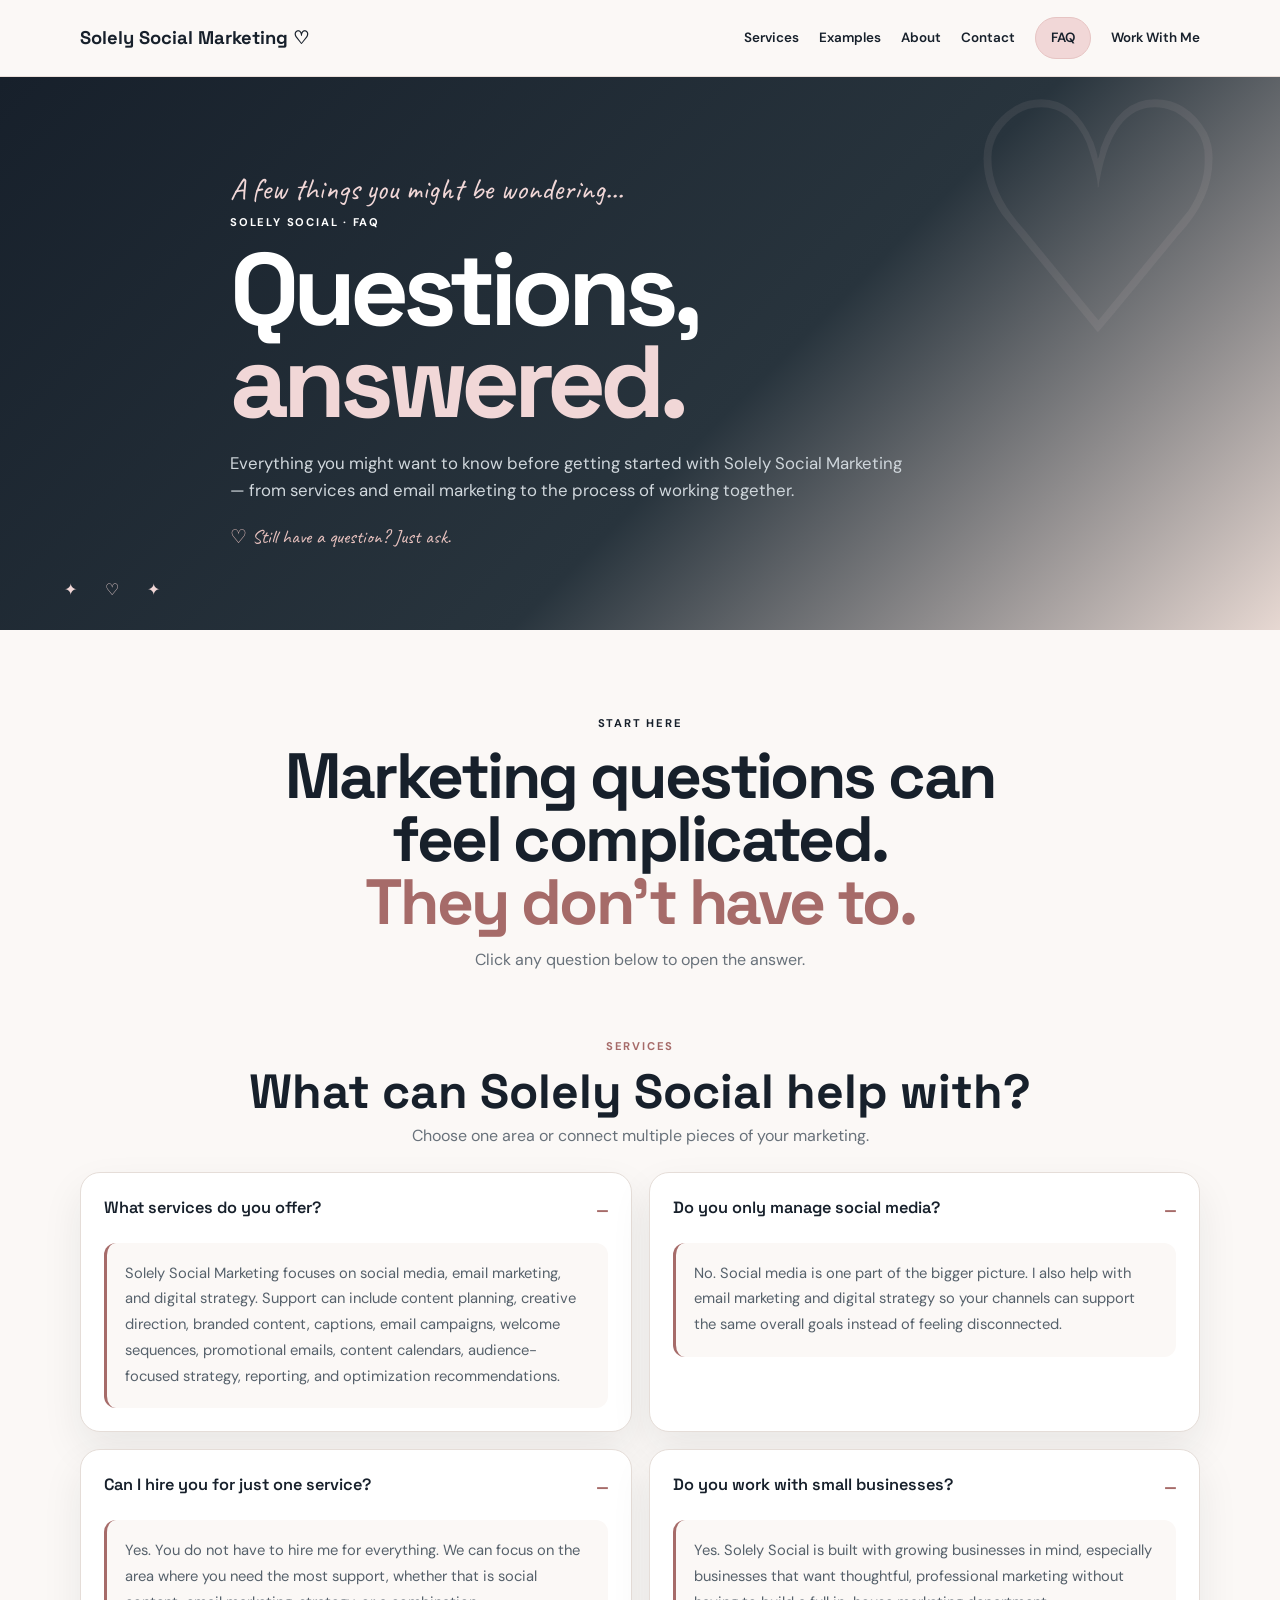
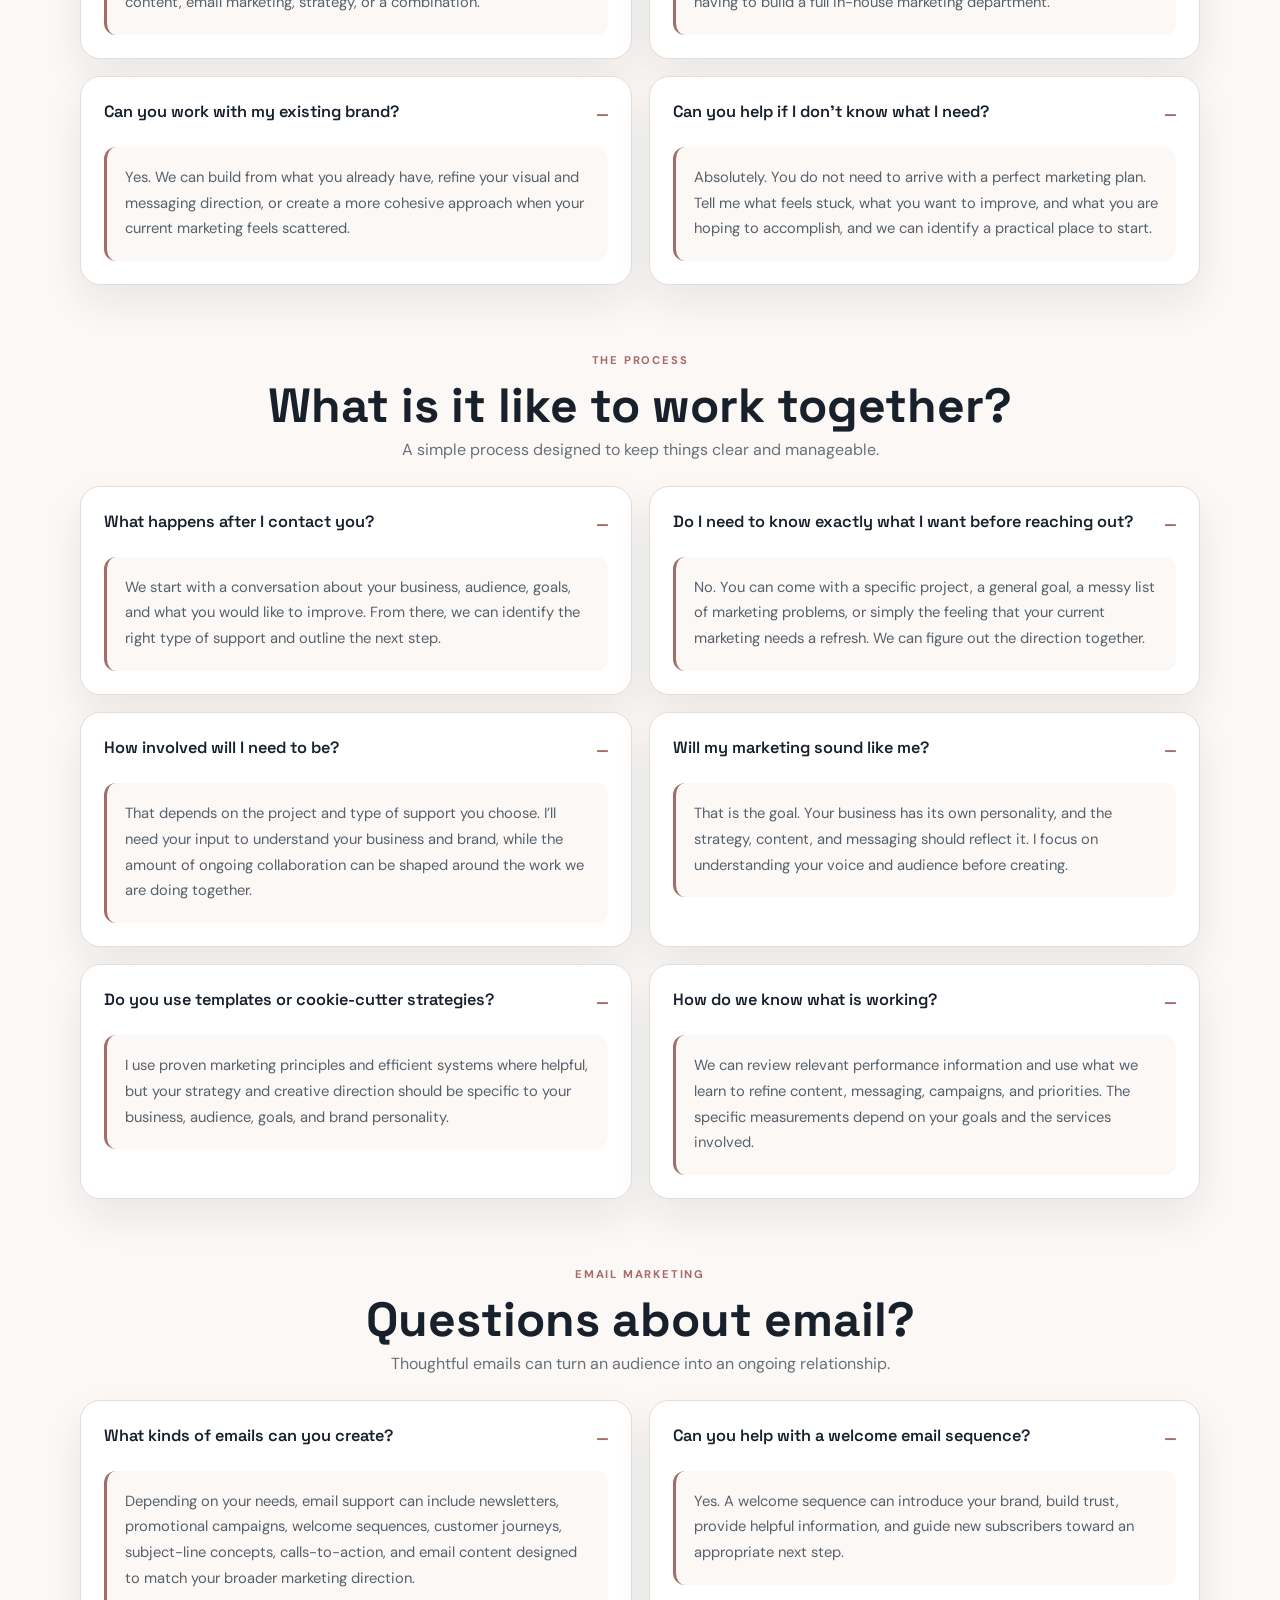
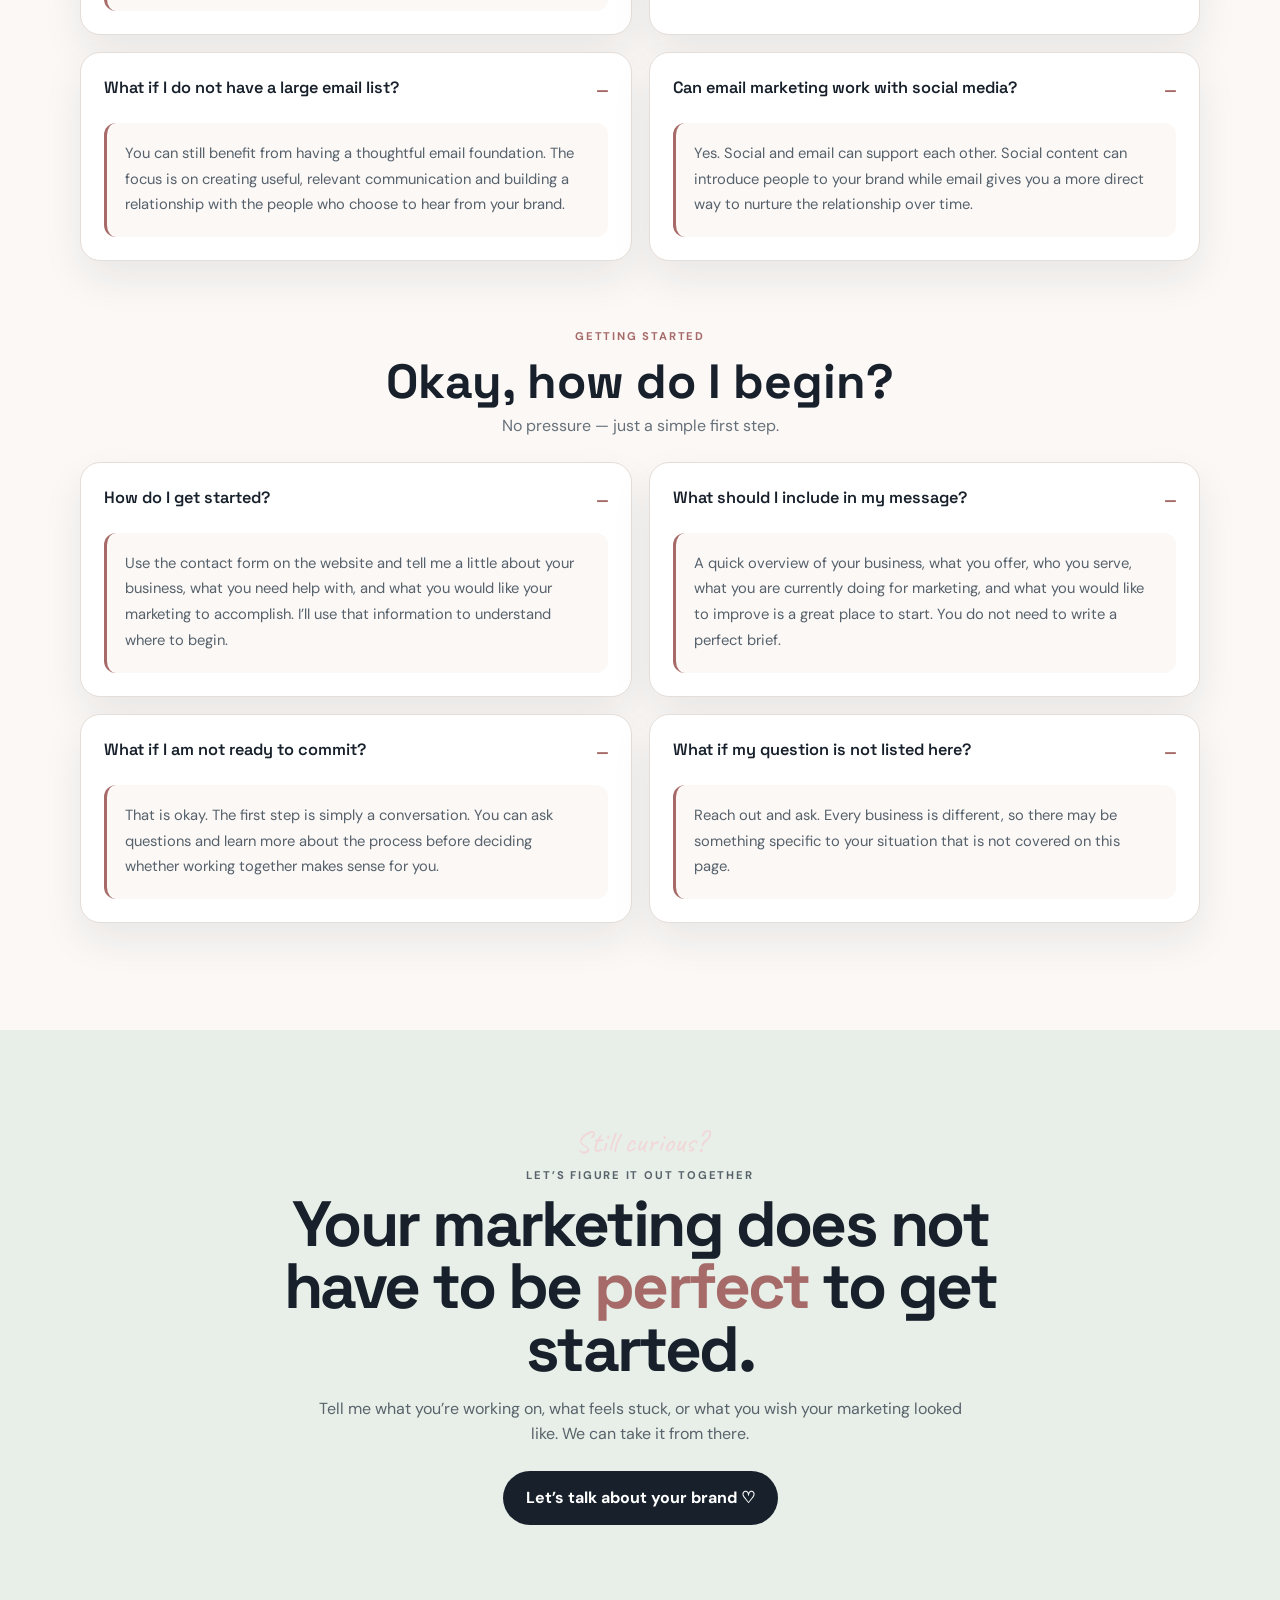
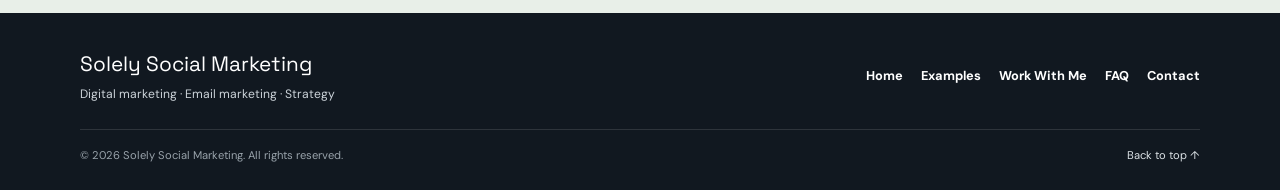
<file: faq.html>
<!DOCTYPE html>
<html lang="en">
<head>
<meta charset="UTF-8">
<meta name="viewport" content="width=device-width, initial-scale=1.0">
<meta name="description" content="Frequently asked questions about Solely Social Marketing, including social media, email marketing, digital strategy, the process, and getting started.">
<title>FAQ | Solely Social Marketing</title>
<link rel="preconnect" href="https://fonts.googleapis.com">
<link rel="preconnect" href="https://fonts.gstatic.com" crossorigin>
<link href="https://fonts.googleapis.com/css2?family=DM+Sans:wght@400;500;600;700&family=Space+Grotesk:wght@500;600;700&family=Caveat:wght@500;600&display=swap" rel="stylesheet">
<style>
*{box-sizing:border-box;margin:0;padding:0}html{scroll-behavior:smooth}body{font-family:"DM Sans",sans-serif;color:#17202b;background:#fbf8f6;line-height:1.6}.container{width:min(1120px,92%);margin:auto}
header{position:sticky;top:0;z-index:50;background:rgba(251,248,246,.96);backdrop-filter:blur(14px);border-bottom:1px solid #eadfda}.nav{min-height:76px;display:flex;align-items:center;justify-content:space-between;gap:20px}.logo{font-family:"Space Grotesk";font-weight:700;font-size:1.15rem;color:#17202b;text-decoration:none}.links{display:flex;align-items:center;gap:20px}.links a{color:#17202b;text-decoration:none;font-weight:600;font-size:.84rem}.links .active{background:#f1d7d7;padding:9px 15px;border-radius:999px;border:1px solid #e6c4c3}
.hero{padding:88px 0 78px;background:linear-gradient(135deg,#17202b,#28343d 58%,#e7d8d2);color:#fff;position:relative;overflow:hidden}.hero:before{content:"♡";position:absolute;right:3%;top:-110px;font-size:20rem;color:rgba(241,215,215,.08)}.hero:after{content:"✦  ♡  ✦";position:absolute;left:5%;bottom:28px;color:#f1d7d7;letter-spacing:12px}.hero-inner{max-width:820px;position:relative;z-index:1}.script{font-family:"Caveat",cursive;font-size:1.9rem;color:#f1d7d7}.eyebrow{font-size:.7rem;font-weight:700;letter-spacing:.16em;margin-bottom:12px}.hero h1{font-family:"Space Grotesk";font-size:clamp(3.5rem,8vw,6.7rem);line-height:.9;letter-spacing:-.06em;margin:8px 0 22px}.hero h1 em{font-style:normal;color:#f1d7d7}.hero p:not(.script):not(.eyebrow){color:#d0d7dc;max-width:690px;font-size:1.05rem}.hero-note{font-family:"Caveat";font-size:1.2rem!important;color:#e8c2bf!important;margin-top:18px}
.content{padding:85px 0 105px}.intro{text-align:center;max-width:760px;margin:0 auto 52px}.intro h2{font-family:"Space Grotesk";font-size:clamp(2.5rem,5vw,4.4rem);line-height:.98;letter-spacing:-.04em}.intro h2 em{font-style:normal;color:#a66b69}.intro p:last-child{color:#68717a;margin-top:14px}.category{margin-top:65px}.category:first-of-type{margin-top:0}.category-head{text-align:center;margin-bottom:25px}.category-head .eyebrow{color:#a66b69}.category-head h2{font-family:"Space Grotesk";font-size:clamp(2rem,4vw,3rem);line-height:1}.category-head p:last-child{color:#68717a;margin-top:7px}.faq-grid{display:grid;grid-template-columns:repeat(2,1fr);gap:17px}
details{background:#fff;border:1px solid #e5ddd8;border-radius:20px;box-shadow:0 12px 30px rgba(23,32,43,.05);transition:.2s ease}details[open]{box-shadow:0 18px 40px rgba(23,32,43,.08);transform:translateY(-2px)}summary{cursor:pointer;list-style:none;padding:22px 52px 22px 23px;font-family:"Space Grotesk";font-weight:600;font-size:1.02rem;position:relative}summary::-webkit-details-marker{display:none}summary:after{content:"+";position:absolute;right:21px;top:15px;color:#a66b69;font-size:1.7rem;font-family:"DM Sans";font-weight:400}details[open] summary:after{content:"−"}details p{margin:0 23px 23px;padding:18px 18px 19px;background:#fbf8f6;border-left:3px solid #a66b69;border-radius:12px;color:#56616b;font-size:.92rem;line-height:1.75}
.cta{padding:88px 0;background:#e8efe8;text-align:center}.cta-inner{max-width:760px}.cta h2{font-family:"Space Grotesk";font-size:clamp(2.7rem,5vw,4.6rem);line-height:.98;letter-spacing:-.04em;margin:8px 0 15px}.cta h2 em{font-style:normal;color:#a66b69}.cta p:not(.script){color:#59636b;max-width:650px;margin:auto}.button{display:inline-block;margin-top:24px;background:#17202b;color:#fff;text-decoration:none;border-radius:999px;padding:14px 23px;font-weight:700}
footer{background:#111820;color:#cbd2d8;padding:35px 0 25px}.footer-main{display:flex;justify-content:space-between;align-items:center;gap:30px}.footer-title{font-family:"Space Grotesk";font-size:1.3rem;color:#fff}.footer-main p{font-size:.76rem;margin-top:4px}.footer-links{display:flex;gap:18px;flex-wrap:wrap}.footer-links a{color:#fff;text-decoration:none;font-weight:700;font-size:.8rem}.footer-bottom{border-top:1px solid rgba(255,255,255,.12);margin-top:25px;padding-top:17px;display:flex;justify-content:space-between;gap:20px;font-size:.7rem;color:#98a2aa}.footer-bottom a{color:#dbe1e5;text-decoration:none}
@media(max-width:850px){.faq-grid{grid-template-columns:1fr}.footer-main,.footer-bottom{flex-direction:column;align-items:flex-start}.links{gap:10px}.links a:nth-child(-n+2){display:none}}@media(max-width:560px){.hero{padding:65px 0}.content{padding:65px 0 80px}.logo{font-size:1rem}.links a{font-size:.75rem}.links .active{padding:8px 12px}.hero h1{font-size:clamp(3rem,15vw,5rem)}}
</style>
</head>
<body>
<header><nav class="nav container"><a class="logo" href="index.html">Solely Social Marketing ♡</a><div class="links"><a href="index.html#services">Services</a><a href="portfolio.html">Examples</a><a href="index.html#about">About</a><a href="index.html#contact">Contact</a><a class="active" href="faq.html">FAQ</a><a href="work-with-me.html">Work With Me</a></div></nav></header>

<main id="top">
<section class="hero"><div class="container hero-inner"><p class="script">A few things you might be wondering...</p><p class="eyebrow">SOLELY SOCIAL · FAQ</p><h1>Questions, <em>answered.</em></h1><p>Everything you might want to know before getting started with Solely Social Marketing — from services and email marketing to the process of working together.</p><p class="hero-note">♡ Still have a question? Just ask.</p></div></section>

<section class="content"><div class="container">
<div class="intro"><p class="eyebrow">START HERE</p><h2>Marketing questions can feel complicated.<br><em>They don’t have to.</em></h2><p>Click any question below to open the answer.</p></div>

<div class="category"><div class="category-head"><p class="eyebrow">SERVICES</p><h2>What can Solely Social help with?</h2><p>Choose one area or connect multiple pieces of your marketing.</p></div><div class="faq-grid">
<details open><summary>What services do you offer?</summary><p>Solely Social Marketing focuses on social media, email marketing, and digital strategy. Support can include content planning, creative direction, branded content, captions, email campaigns, welcome sequences, promotional emails, content calendars, audience-focused strategy, reporting, and optimization recommendations.</p></details>
<details open><summary>Do you only manage social media?</summary><p>No. Social media is one part of the bigger picture. I also help with email marketing and digital strategy so your channels can support the same overall goals instead of feeling disconnected.</p></details>
<details open><summary>Can I hire you for just one service?</summary><p>Yes. You do not have to hire me for everything. We can focus on the area where you need the most support, whether that is social content, email marketing, strategy, or a combination.</p></details>
<details open><summary>Do you work with small businesses?</summary><p>Yes. Solely Social is built with growing businesses in mind, especially businesses that want thoughtful, professional marketing without having to build a full in-house marketing department.</p></details>
<details open><summary>Can you work with my existing brand?</summary><p>Yes. We can build from what you already have, refine your visual and messaging direction, or create a more cohesive approach when your current marketing feels scattered.</p></details>
<details open><summary>Can you help if I don’t know what I need?</summary><p>Absolutely. You do not need to arrive with a perfect marketing plan. Tell me what feels stuck, what you want to improve, and what you are hoping to accomplish, and we can identify a practical place to start.</p></details>
</div></div>

<div class="category"><div class="category-head"><p class="eyebrow">THE PROCESS</p><h2>What is it like to work together?</h2><p>A simple process designed to keep things clear and manageable.</p></div><div class="faq-grid">
<details open><summary>What happens after I contact you?</summary><p>We start with a conversation about your business, audience, goals, and what you would like to improve. From there, we can identify the right type of support and outline the next step.</p></details>
<details open><summary>Do I need to know exactly what I want before reaching out?</summary><p>No. You can come with a specific project, a general goal, a messy list of marketing problems, or simply the feeling that your current marketing needs a refresh. We can figure out the direction together.</p></details>
<details open><summary>How involved will I need to be?</summary><p>That depends on the project and type of support you choose. I’ll need your input to understand your business and brand, while the amount of ongoing collaboration can be shaped around the work we are doing together.</p></details>
<details open><summary>Will my marketing sound like me?</summary><p>That is the goal. Your business has its own personality, and the strategy, content, and messaging should reflect it. I focus on understanding your voice and audience before creating.</p></details>
<details open><summary>Do you use templates or cookie-cutter strategies?</summary><p>I use proven marketing principles and efficient systems where helpful, but your strategy and creative direction should be specific to your business, audience, goals, and brand personality.</p></details>
<details open><summary>How do we know what is working?</summary><p>We can review relevant performance information and use what we learn to refine content, messaging, campaigns, and priorities. The specific measurements depend on your goals and the services involved.</p></details>
</div></div>

<div class="category"><div class="category-head"><p class="eyebrow">EMAIL MARKETING</p><h2>Questions about email?</h2><p>Thoughtful emails can turn an audience into an ongoing relationship.</p></div><div class="faq-grid">
<details open><summary>What kinds of emails can you create?</summary><p>Depending on your needs, email support can include newsletters, promotional campaigns, welcome sequences, customer journeys, subject-line concepts, calls-to-action, and email content designed to match your broader marketing direction.</p></details>
<details open><summary>Can you help with a welcome email sequence?</summary><p>Yes. A welcome sequence can introduce your brand, build trust, provide helpful information, and guide new subscribers toward an appropriate next step.</p></details>
<details open><summary>What if I do not have a large email list?</summary><p>You can still benefit from having a thoughtful email foundation. The focus is on creating useful, relevant communication and building a relationship with the people who choose to hear from your brand.</p></details>
<details open><summary>Can email marketing work with social media?</summary><p>Yes. Social and email can support each other. Social content can introduce people to your brand while email gives you a more direct way to nurture the relationship over time.</p></details>
</div></div>

<div class="category"><div class="category-head"><p class="eyebrow">GETTING STARTED</p><h2>Okay, how do I begin?</h2><p>No pressure — just a simple first step.</p></div><div class="faq-grid">
<details open><summary>How do I get started?</summary><p>Use the contact form on the website and tell me a little about your business, what you need help with, and what you would like your marketing to accomplish. I’ll use that information to understand where to begin.</p></details>
<details open><summary>What should I include in my message?</summary><p>A quick overview of your business, what you offer, who you serve, what you are currently doing for marketing, and what you would like to improve is a great place to start. You do not need to write a perfect brief.</p></details>
<details open><summary>What if I am not ready to commit?</summary><p>That is okay. The first step is simply a conversation. You can ask questions and learn more about the process before deciding whether working together makes sense for you.</p></details>
<details open><summary>What if my question is not listed here?</summary><p>Reach out and ask. Every business is different, so there may be something specific to your situation that is not covered on this page.</p></details>
</div></div>
</div></section>

<section class="cta"><div class="container cta-inner"><p class="script">Still curious?</p><p class="eyebrow">LET’S FIGURE IT OUT TOGETHER</p><h2>Your marketing does not have to be <em>perfect</em> to get started.</h2><p>Tell me what you’re working on, what feels stuck, or what you wish your marketing looked like. We can take it from there.</p><a class="button" href="index.html#contact">Let’s talk about your brand ♡</a></div></section>
</main>

<footer><div class="container footer-main"><div><div class="footer-title">Solely Social Marketing</div><p>Digital marketing · Email marketing · Strategy</p></div><div class="footer-links"><a href="index.html">Home</a><a href="portfolio.html">Examples</a><a href="work-with-me.html">Work With Me</a><a href="faq.html">FAQ</a><a href="index.html#contact">Contact</a></div></div><div class="container footer-bottom"><span>© 2026 Solely Social Marketing. All rights reserved.</span><span><a href="#top">Back to top ↑</a></span></div></footer>
</body>
</html>
</file>
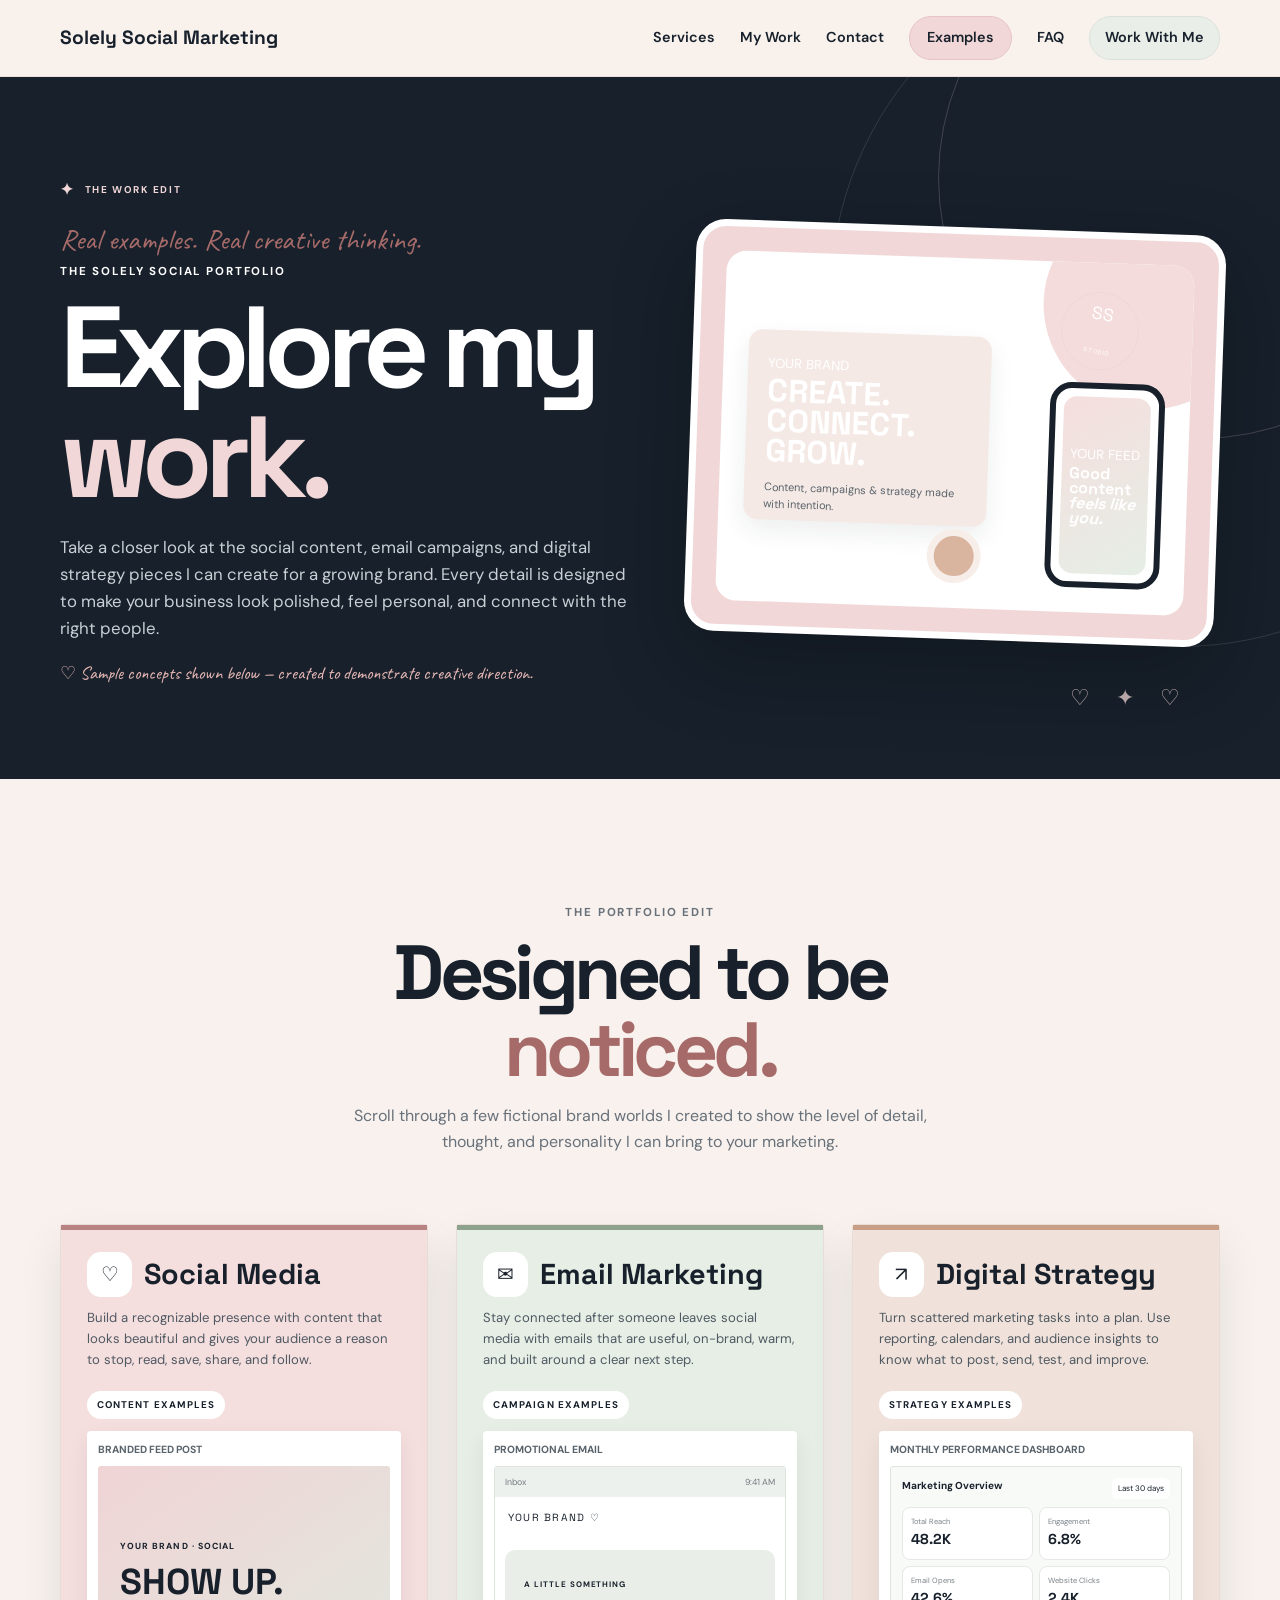
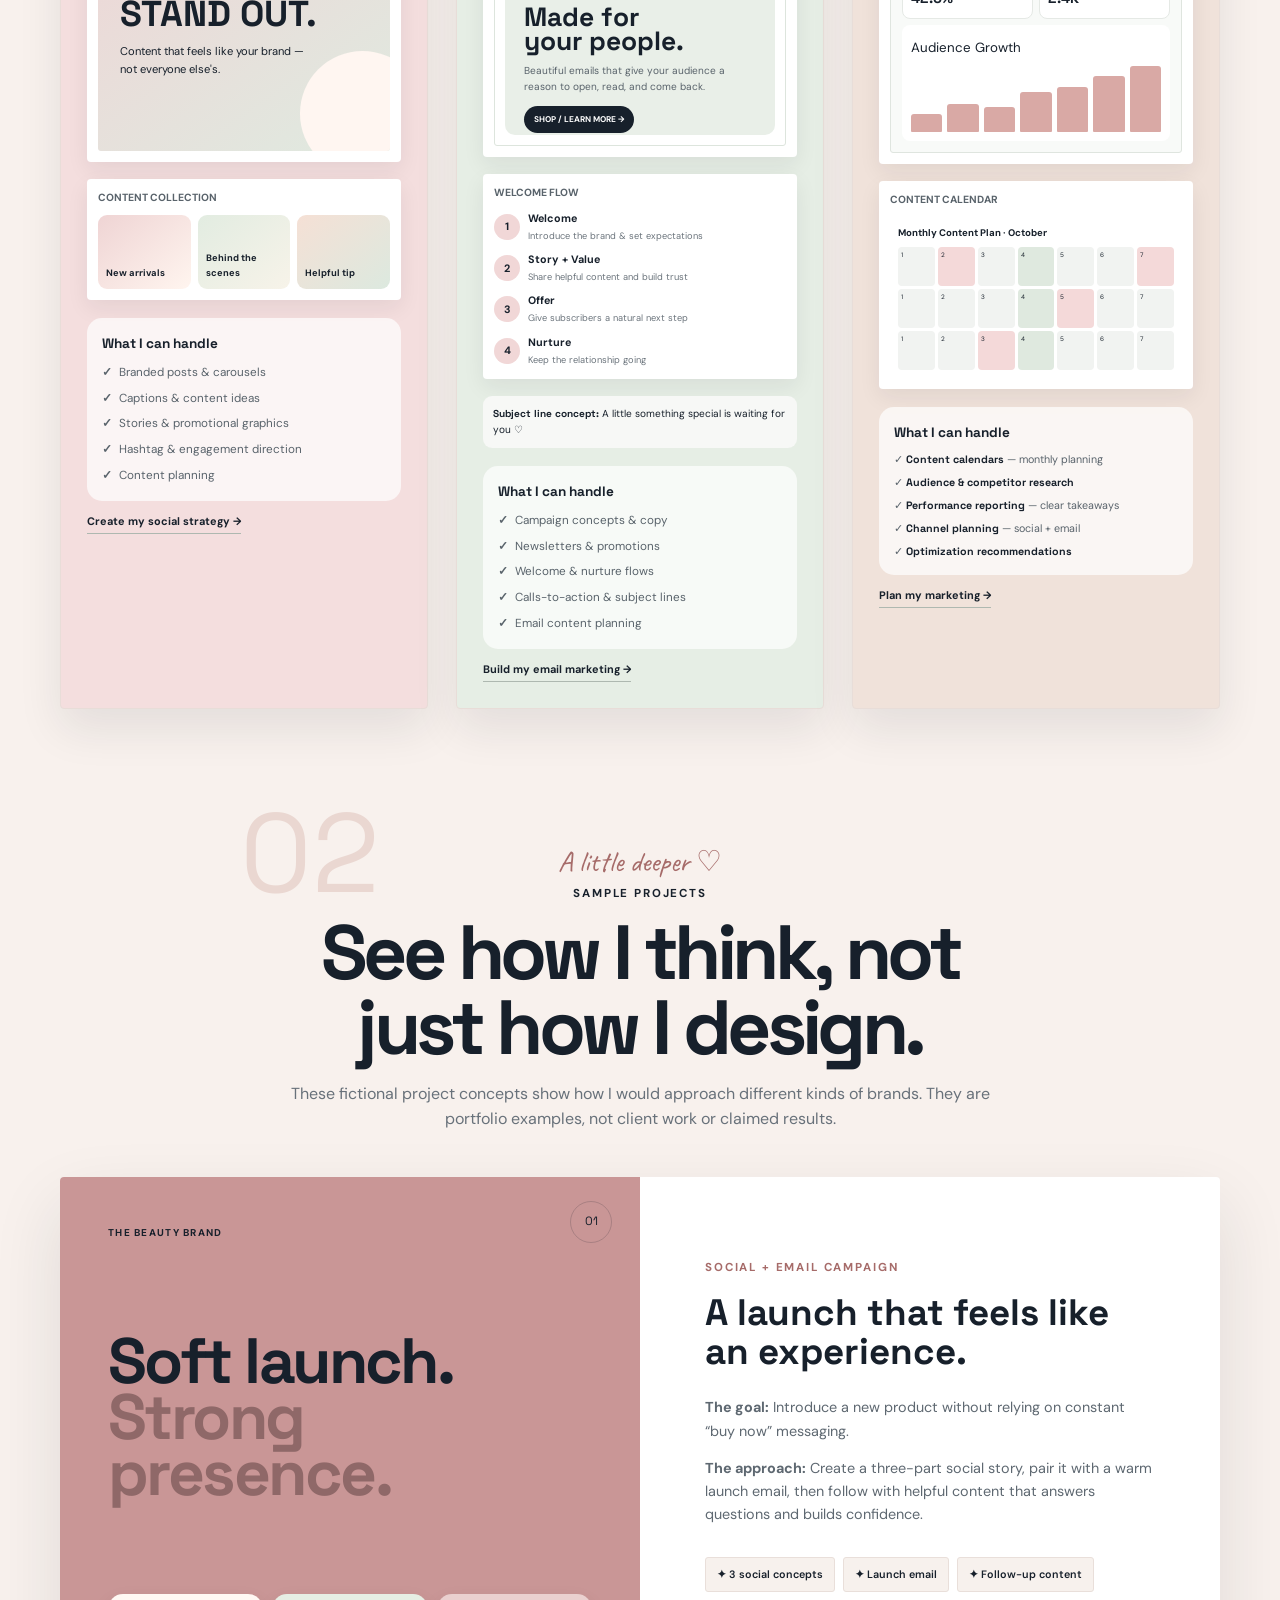
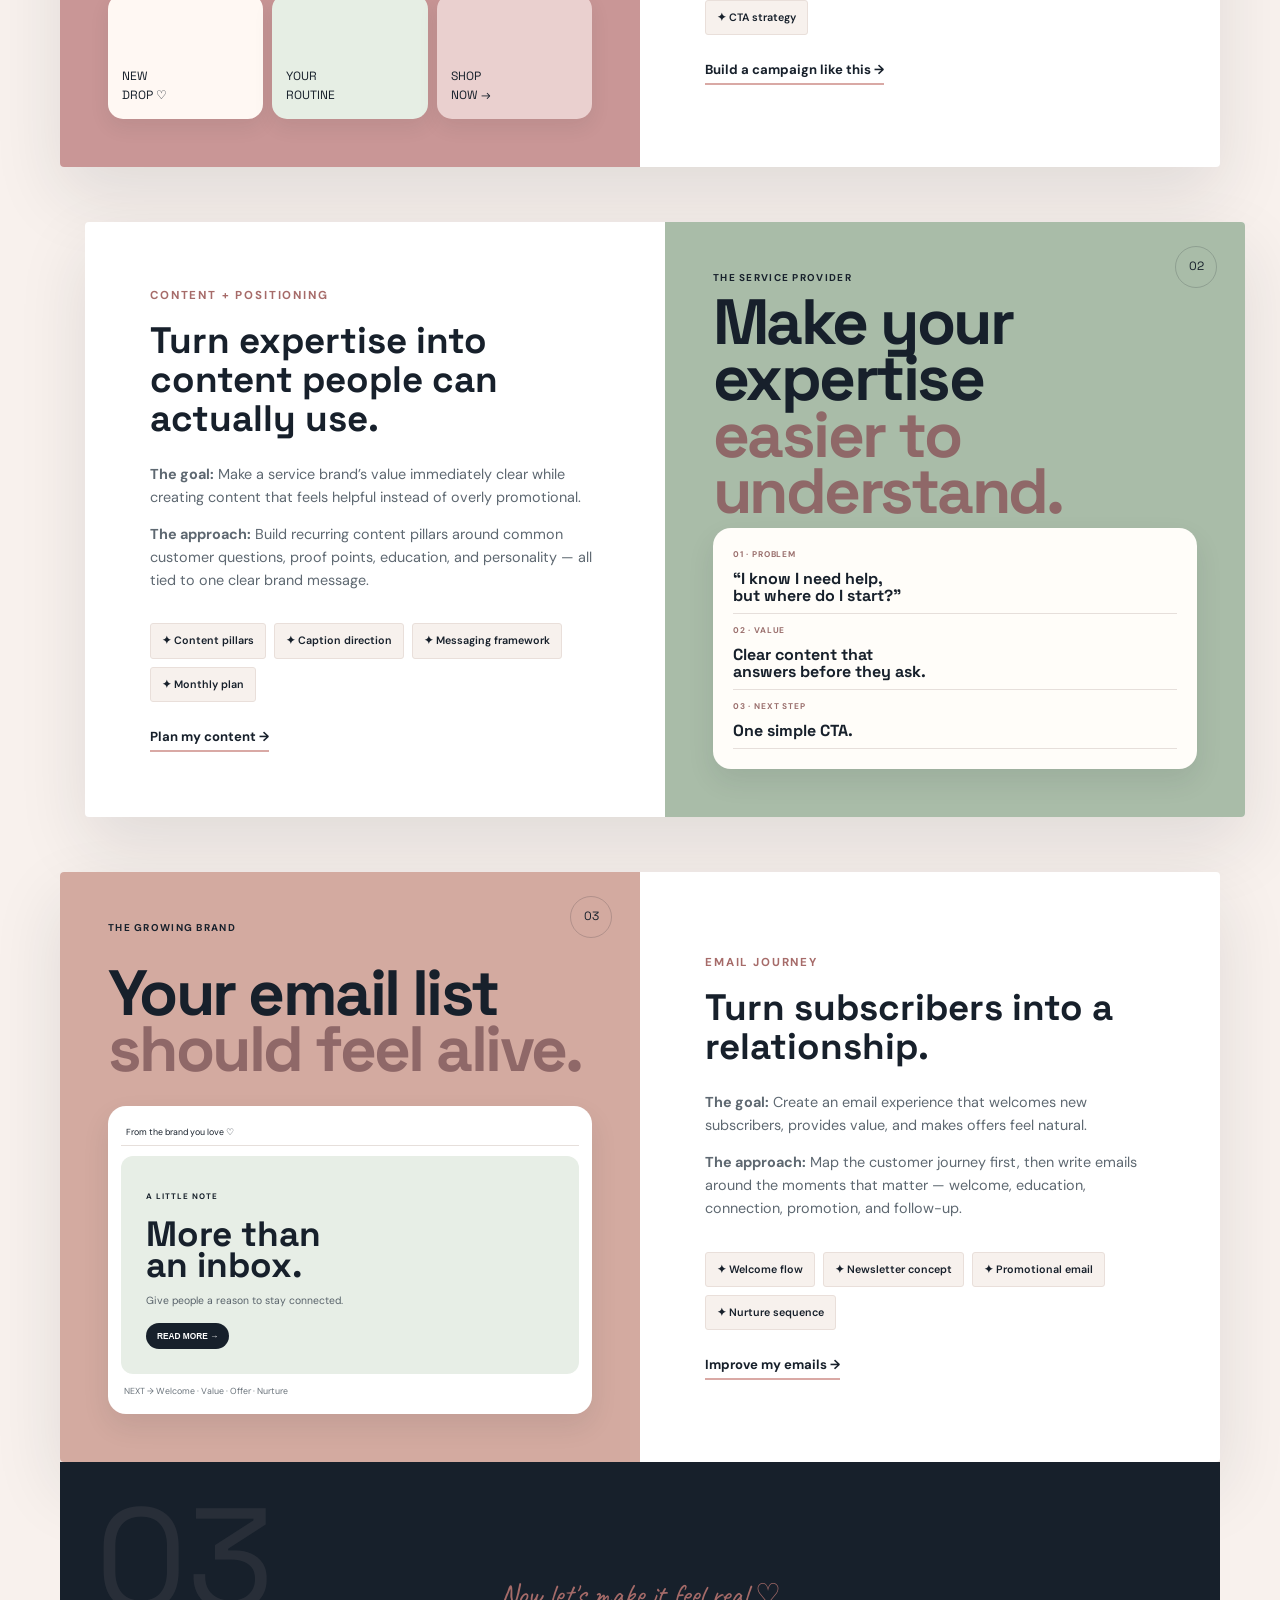
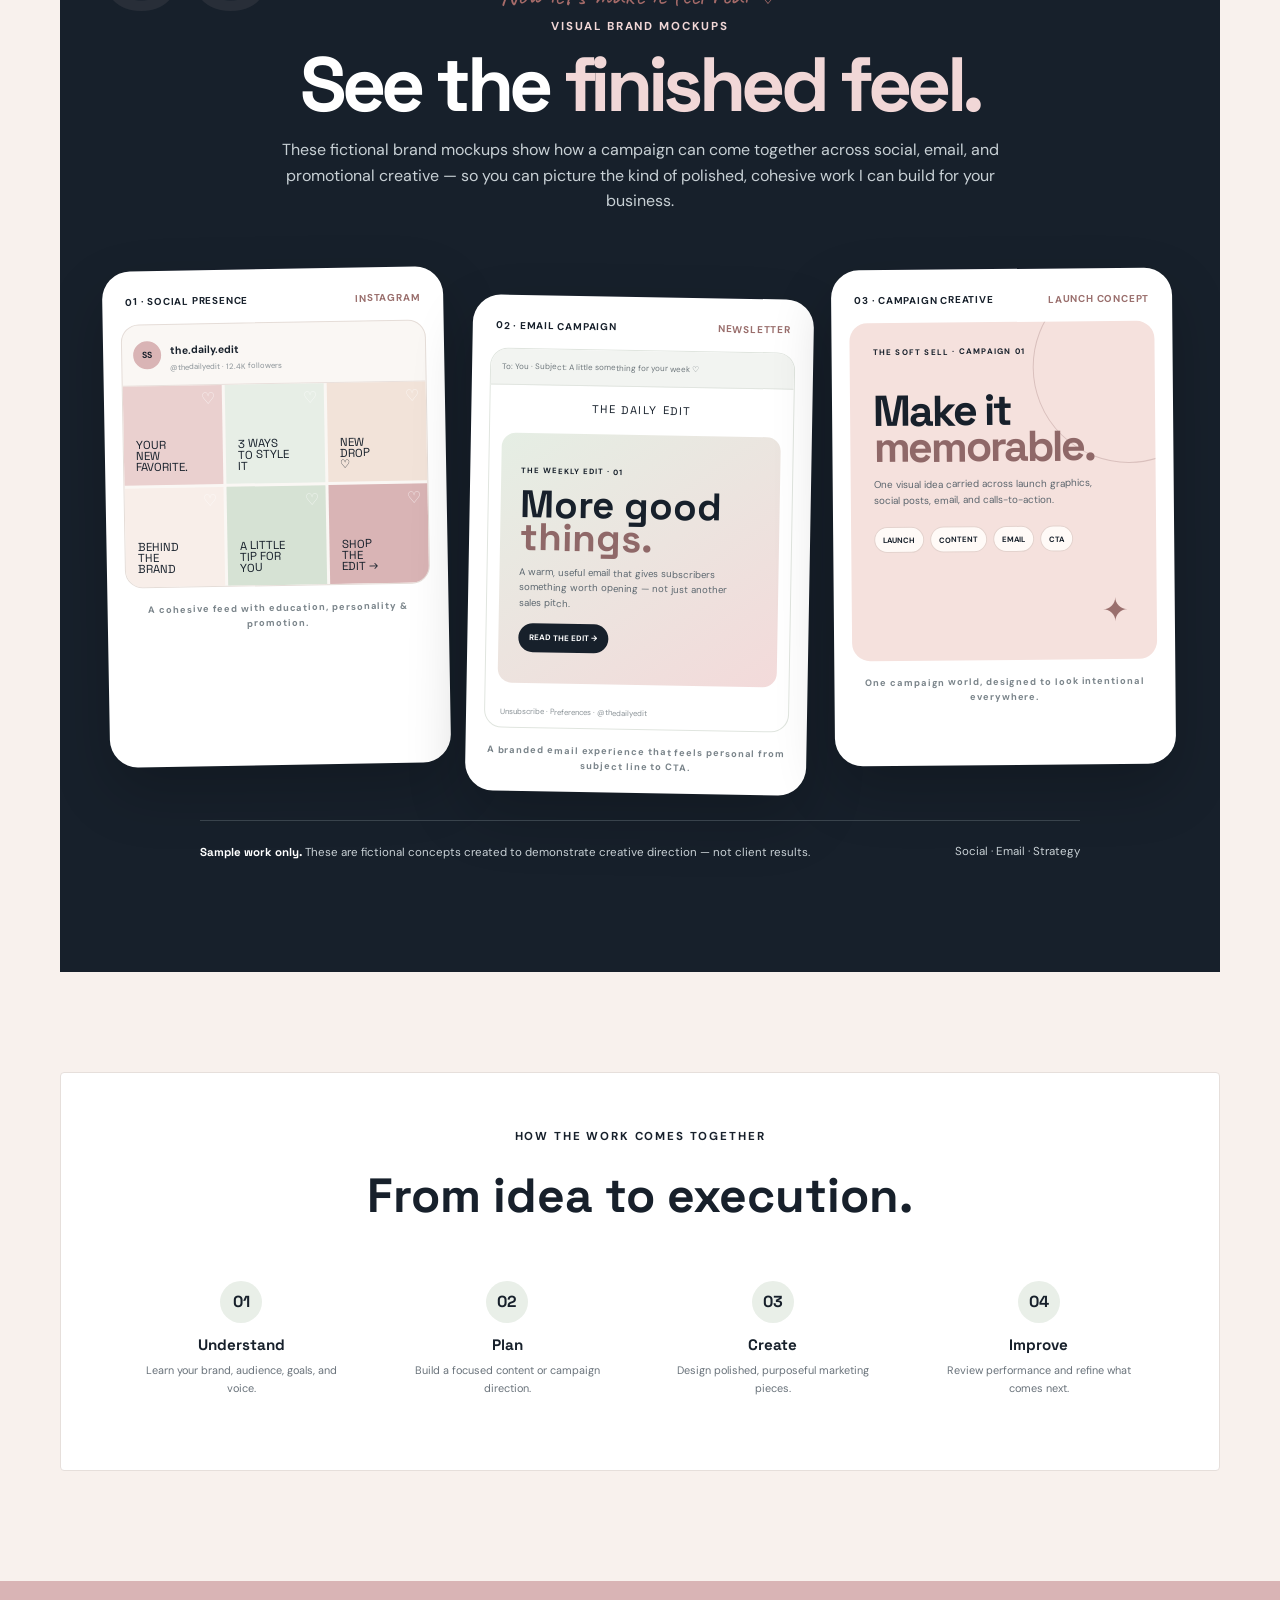
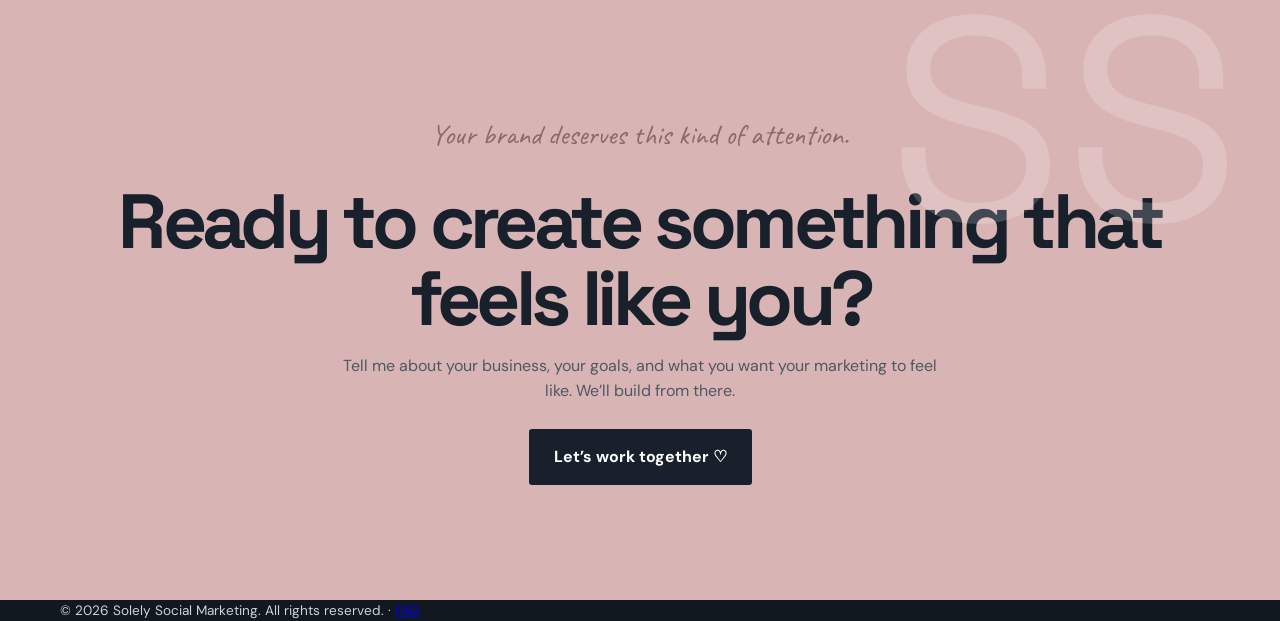
<file: portfolio.html>
<!DOCTYPE html>
<html lang="en">
<head>
<meta charset="UTF-8">
<meta name="viewport" content="width=device-width, initial-scale=1.0">
<meta name="description" content="Solely Social Marketing examples — social media, email marketing, content creation, and digital strategy.">
<title>Examples & Portfolio | Solely Social Marketing</title>
<link rel="preconnect" href="https://fonts.googleapis.com">
<link rel="preconnect" href="https://fonts.gstatic.com" crossorigin>
<link href="https://fonts.googleapis.com/css2?family=DM+Sans:wght@400;500;600;700&family=Space+Grotesk:wght@500;600;700&family=Caveat:wght@500;600&display=swap" rel="stylesheet">
<style>
*{box-sizing:border-box;margin:0;padding:0}html{scroll-behavior:smooth}body{font-family:"DM Sans",sans-serif;color:#17202b;background:#fbf8f6;line-height:1.6}.container{width:min(1160px,92%);margin:auto}
.site-header{position:sticky;top:0;z-index:50;background:rgba(251,248,246,.94);backdrop-filter:blur(14px);border-bottom:1px solid #eadfda}.nav{height:76px;display:flex;align-items:center;justify-content:space-between}.logo{font-family:"Space Grotesk";font-weight:700;font-size:1.2rem;color:#17202b;text-decoration:none}.portfolio-nav{display:flex;align-items:center;gap:25px}.portfolio-nav a{color:#17202b;text-decoration:none;font-weight:600;font-size:.9rem}.portfolio-nav-button{padding:9px 17px;border-radius:999px;background:#f1d7d7;border:1px solid #e6c4c3}.portfolio-workwith{padding:9px 15px;border-radius:999px;background:#e9efe8;border:1px solid #d9e2d8}
.hero{padding:85px 0 65px;background:linear-gradient(135deg,#fffaf8,#f1e4df);overflow:hidden}.hero-grid{display:grid;grid-template-columns:1.05fr .95fr;gap:45px;align-items:center}.script{font-family:"Caveat",cursive;font-size:1.8rem;color:#a66b69}.eyebrow{font-size:.72rem;font-weight:700;letter-spacing:.16em;margin-bottom:12px}.hero h1{font-family:"Space Grotesk";font-size:clamp(3rem,6vw,5.6rem);line-height:.95;margin-top:7px}.hero h1 em{font-style:normal}.hero-copy{max-width:650px;margin-top:22px;color:#5e6871;font-size:1.08rem}.note{display:inline-block;margin-top:18px;color:#a66b69;font-family:"Caveat";font-size:1.15rem}
.hero-art{background:#e9efe8;border-radius:30px;padding:24px;box-shadow:0 22px 55px rgba(23,32,43,.1);transform:rotate(1deg)}.desk{height:350px;border-radius:20px;background:#fff;position:relative;overflow:hidden;padding:20px}.desk:before{content:"";position:absolute;width:210px;height:210px;border-radius:50%;background:#f4dcdc;right:-60px;top:-65px}.desk-top{display:flex;justify-content:space-between;align-items:center;font-family:"Space Grotesk";font-size:.7rem}.desk-card{position:absolute;left:25px;top:78px;width:52%;height:190px;border-radius:14px;background:#f4e9e5;padding:20px;box-shadow:0 10px 25px rgba(23,32,43,.08)}.desk-card h3{font-family:"Space Grotesk";font-size:2rem;line-height:.95}.desk-card p{font-size:.68rem;margin-top:12px;color:#59636b}.phone{position:absolute;right:25px;bottom:25px;width:115px;height:205px;border:6px solid #17202b;border-radius:22px;background:#fff;padding:8px}.phone-screen{height:100%;border-radius:13px;background:linear-gradient(150deg,#f5dede,#e5eee5);padding:14px 8px;display:flex;flex-direction:column;justify-content:center}.phone-screen b{font-family:"Space Grotesk";font-size:1rem;line-height:.95}.coffee{position:absolute;left:45%;bottom:25px;width:54px;height:54px;border-radius:50%;background:#d9b49f;border:7px solid #f8eee9}
.portfolio{padding:80px 0}.intro{text-align:center;max-width:760px;margin:0 auto 55px}.intro h2{font-family:"Space Grotesk";font-size:clamp(2.3rem,5vw,4rem);line-height:1}.intro p{color:#68717a;margin-top:15px}.showcase{display:grid;grid-template-columns:repeat(3,1fr);gap:22px}.service-column{border-radius:25px;padding:22px;border:1px solid #e8ddd8;box-shadow:0 18px 45px rgba(23,32,43,.06)}.service-column.social{background:#f8e7e6}.service-column.email{background:#e8efe8}.service-column.strategy{background:#f4e9e5}.service-head{display:flex;align-items:center;gap:12px;margin-bottom:10px}.service-icon{width:45px;height:45px;border-radius:14px;background:#fff;display:grid;place-items:center;font-size:1.25rem}.service-head h2{font-family:"Space Grotesk";font-size:1.65rem}.service-column>p{font-size:.82rem;color:#4f5962;margin-bottom:20px}.label{display:inline-block;font-size:.61rem;letter-spacing:.11em;font-weight:700;background:#fff;border-radius:999px;padding:6px 10px;margin-bottom:12px}
.visual{background:#fff;border-radius:17px;padding:11px;margin-bottom:17px;box-shadow:0 8px 22px rgba(23,32,43,.07)}.visual-title{font-size:.65rem;font-weight:700;margin-bottom:8px;color:#59636b}
.social-post{height:285px;border-radius:12px;background:linear-gradient(145deg,#f0d4d5,#dfeae0);padding:22px;display:flex;flex-direction:column;justify-content:center;position:relative;overflow:hidden}.social-post:after{content:"";position:absolute;width:125px;height:125px;border-radius:50%;background:#fff6f1;right:-35px;bottom:-25px}.social-post small{font-size:.55rem;letter-spacing:.12em;font-weight:700;position:relative;z-index:1}.social-post h3{font-family:"Space Grotesk";font-size:2.25rem;line-height:.9;margin:13px 0;position:relative;z-index:1}.social-post h3 em{font-style:normal}.social-post p{font-size:.7rem;max-width:200px;position:relative;z-index:1}.mini-grid{display:grid;grid-template-columns:repeat(3,1fr);gap:7px}.mini-image{height:74px;border-radius:9px;padding:8px;display:flex;align-items:end;font-size:.58rem;font-weight:700}.mini-image.one{background:linear-gradient(140deg,#efd4d4,#fff5ef)}.mini-image.two{background:linear-gradient(140deg,#e2ece1,#f7f3e9)}.mini-image.three{background:linear-gradient(140deg,#f5e0d5,#dce9df)}.checklist{display:grid;gap:7px;font-size:.73rem;color:#59636b;margin:8px 0 2px}.checklist span:before{content:"✓";font-weight:700;margin-right:7px}.email-screen{overflow:hidden;border:1px solid #dde5dd;border-radius:12px}.email-top{background:#edf1ed;padding:8px 10px;font-size:.55rem;display:flex;justify-content:space-between;color:#737c80}.email-brand{padding:13px;background:#fff;font-family:"Space Grotesk";font-size:.65rem;letter-spacing:.12em}.email-hero{margin:10px;background:#e9efe8;border-radius:10px;padding:19px;height:185px}.email-hero small{font-size:.5rem;font-weight:700;letter-spacing:.12em}.email-hero h3{font-family:"Space Grotesk";font-size:1.65rem;line-height:.92;margin:10px 0}.email-hero h3 em{font-style:normal}.email-hero p{font-size:.63rem;color:#59636b}.email-button{display:inline-block;background:#17202b;color:#fff;text-decoration:none;border-radius:999px;padding:7px 10px;font-size:.52rem;font-weight:700;margin-top:10px}.flow{display:grid;gap:7px}.flow-row{display:grid;grid-template-columns:26px 1fr;gap:8px;align-items:center;font-size:.67rem}.flow-num{width:26px;height:26px;border-radius:50%;background:#f1d7d7;display:grid;place-items:center;font-weight:700}.flow-row b{display:block}.flow-row span{color:#6b747c;font-size:.58rem}.subject{background:#f7f8f6;border-radius:9px;padding:10px;font-size:.63rem;margin-top:8px}.subject b{font-family:"Space Grotesk"}.dash{border:1px solid #dfe5df;border-radius:12px;background:#f8faf8;padding:11px}.dash-top{display:flex;justify-content:space-between;font-size:.63rem;margin-bottom:8px}.dash-top span{font-size:.5rem;background:#fff;padding:4px 6px;border-radius:6px}.stats{display:grid;grid-template-columns:repeat(2,1fr);gap:6px}.stat{background:#fff;border-radius:8px;padding:8px;border:1px solid #e5e9e5}.stat small{display:block;font-size:.47rem;color:#7a8288}.stat b{display:block;font-family:"Space Grotesk";font-size:.9rem}.chart{background:#fff;border-radius:8px;padding:9px;margin-top:6px}.bars{height:72px;display:flex;align-items:end;gap:5px}.bars i{flex:1;border-radius:3px 3px 1px 1px;background:#d9a9a5}.calendar{margin-top:6px;background:#fff;border-radius:8px;padding:8px}.calendar-head{font-size:.6rem;font-weight:700;margin-bottom:7px}.calendar-grid{display:grid;grid-template-columns:repeat(7,1fr);gap:3px}.day{height:39px;border-radius:4px;background:#f1f3f1;padding:3px;font-size:.4rem}.day.active{background:#f4d9d9}.day.green{background:#dfe9df}.strategy-list{display:grid;gap:6px;font-size:.67rem;color:#59636b}.strategy-list b{font-family:"Space Grotesk";color:#17202b}
.more-detail{margin-top:18px;background:rgba(255,255,255,.7);border-radius:15px;padding:15px}.more-detail h3{font-family:"Space Grotesk";font-size:.85rem;margin-bottom:7px}.more-detail p{font-size:.67rem;color:#59636b;margin:0}.service-cta{display:inline-block;margin-top:12px;color:#17202b;text-decoration:none;font-size:.68rem;font-weight:700;border-bottom:1px solid #aeb8b0;padding-bottom:2px}
.process{margin-top:75px;background:#fff;border:1px solid #e6dfdb;border-radius:28px;padding:40px}.process h2{text-align:center;font-family:"Space Grotesk";font-size:2.5rem}.process-grid{display:grid;grid-template-columns:repeat(4,1fr);gap:15px;margin-top:28px}.step{text-align:center;padding:18px}.step b{display:grid;place-items:center;width:42px;height:42px;border-radius:50%;background:#e9efe8;margin:0 auto 10px;font-family:"Space Grotesk"}.step h3{font-family:"Space Grotesk";font-size:.95rem}.step p{font-size:.68rem;color:#69727a;margin-top:5px}
.cta-section{margin-top:80px;padding:85px 0;background:#17202b;color:#fff;text-align:center}.cta-section .script{color:#f1d7d7}.cta-section h2{font-family:"Space Grotesk";font-size:clamp(2.3rem,5vw,4.3rem);line-height:1}.cta-section p{color:#cbd2d8;max-width:600px;margin:16px auto 25px}.cta-button{display:inline-block;background:#f1d7d7;color:#17202b;border-radius:999px;padding:13px 23px;text-decoration:none;font-weight:700}
footer{padding:28px 0;background:#111820;color:#cbd2d8;font-size:.85rem}
@media(max-width:900px){.hero-grid,.showcase{grid-template-columns:1fr}.hero-art{max-width:650px;margin:auto}.process-grid{grid-template-columns:repeat(2,1fr)}}@media(max-width:650px){.portfolio-nav{gap:10px}.portfolio-nav a:not(.portfolio-nav-button){display:none}.hero{padding:60px 0 45px}.showcase{gap:16px}.process{padding:25px 18px}.process-grid{grid-template-columns:1fr 1fr}.desk{height:290px}.phone{right:18px}.desk-card{left:18px}.cta-section{margin-top:55px}}
</style>

<style>
.case-study-intro{max-width:760px;margin:90px auto 45px;text-align:center}.case-study-intro h2{font-family:"Space Grotesk";font-size:clamp(2.4rem,5vw,4.2rem);line-height:.98}.case-study-intro>p:not(.eyebrow):not(.script){color:#68717a;margin-top:15px}.case-studies{display:grid;gap:28px}.case-study{display:grid;grid-template-columns:1fr 1fr;min-height:520px;border:1px solid #e7dcd7;border-radius:30px;overflow:hidden;background:#fff;box-shadow:0 20px 55px rgba(23,32,43,.07)}.case-study.reverse .case-visual{order:2}.case-study.reverse .case-content{order:1}.case-visual{padding:38px;position:relative;overflow:hidden;display:flex;flex-direction:column;justify-content:space-between}.case-visual.beauty{background:linear-gradient(145deg,#f1d5d4,#f9eee9)}.case-visual.service{background:linear-gradient(145deg,#e2ece2,#f6f2e9)}.case-visual.emailcase{background:linear-gradient(145deg,#ead9d7,#e8efe8)}.case-number{position:absolute;right:28px;top:24px;width:42px;height:42px;border:1px solid rgba(23,32,43,.18);border-radius:50%;display:grid;place-items:center;font-family:"Space Grotesk";font-size:.75rem}.case-visual>small{font-size:.62rem;letter-spacing:.13em;font-weight:700}.case-visual h3{font-family:"Space Grotesk";font-size:clamp(2.4rem,4vw,4rem);line-height:.88;letter-spacing:-.04em}.case-visual h3 em{font-style:normal;color:#8f6868}.case-posts{display:grid;grid-template-columns:repeat(3,1fr);gap:9px}.case-posts div{height:125px;border-radius:15px;background:#fff8f3;padding:14px;font-family:"Space Grotesk";font-size:.75rem;display:flex;align-items:end;box-shadow:0 8px 20px rgba(23,32,43,.08)}.case-posts div:nth-child(2){background:#e6eee4}.case-posts div:nth-child(3){background:#ead0cf}.case-content{padding:55px 48px;display:flex;flex-direction:column;justify-content:center}.case-content h3{font-family:"Space Grotesk";font-size:2rem;line-height:1.05;margin:5px 0 18px}.case-content>p:not(.eyebrow){font-size:.9rem;color:#5e6871;margin:7px 0}.case-deliverables{display:flex;flex-wrap:wrap;gap:8px;margin:24px 0}.case-deliverables span{background:#f7f2ef;border:1px solid #e9dfda;border-radius:999px;padding:8px 11px;font-size:.67rem;font-weight:600}.case-content>a{color:#17202b;text-decoration:none;font-weight:700;font-size:.78rem;border-bottom:1px solid #aeb8b0;padding-bottom:3px;width:max-content}.service-mock{background:#fffdf9;border-radius:18px;padding:20px;display:grid;gap:10px;box-shadow:0 12px 28px rgba(23,32,43,.09)}.service-mock div{font-size:.52rem;letter-spacing:.1em;font-weight:700;color:#9a6f6d}.service-mock strong{font-family:"Space Grotesk";font-size:1rem;line-height:1.05;padding-bottom:8px;border-bottom:1px solid #e6dfdb}.email-mock{background:#fff;border-radius:18px;padding:13px;box-shadow:0 12px 28px rgba(23,32,43,.09)}.email-subject{font-size:.55rem;padding:6px 5px;border-bottom:1px solid #e6dfdb}.email-body{background:#e7eee6;border-radius:12px;margin-top:10px;padding:25px;min-height:210px}.email-body small{font-size:.5rem;letter-spacing:.12em;font-weight:700}.email-body strong{display:block;font-family:"Space Grotesk";font-size:2.2rem;line-height:.88;margin:12px 0}.email-body p{font-size:.65rem;color:#59636b}.email-body button{border:0;background:#17202b;color:#fff;border-radius:999px;padding:8px 11px;font-size:.52rem;font-weight:700;margin-top:13px}.email-follow{font-size:.55rem;padding:10px 3px 3px;color:#69727a}
@media(max-width:750px){.case-study,.case-study.reverse{grid-template-columns:1fr}.case-study.reverse .case-visual,.case-study.reverse .case-content{order:initial}.case-content{padding:38px 28px}.case-visual{min-height:430px}.case-study-intro{margin-top:65px}}
</style>
<style>
/* DISTINCTIVE PORTFOLIO REDESIGN */
body{background:#f8f1ed}
.hero{min-height:650px;padding:100px 0 90px;background:#17202b;color:#fff;position:relative;overflow:hidden}.hero:before{content:"";position:absolute;width:520px;height:520px;border:1px solid rgba(241,215,215,.2);border-radius:50%;right:-180px;top:-160px}.hero:after{content:"♡  ✦  ♡";position:absolute;right:7%;bottom:9%;color:#f1d7d7;font-size:1.4rem;letter-spacing:10px;opacity:.8}.portfolio-rings{position:absolute;width:700px;height:700px;border:1px solid rgba(233,239,232,.13);border-radius:50%;right:-250px;top:-130px}.portfolio-hero-mark{position:absolute;right:7%;top:115px;width:78px;height:78px;border:1px solid #f1d7d7;border-radius:50%;display:grid;place-items:center;text-align:center;font-family:"Space Grotesk";font-size:1.1rem;line-height:.8;transform:rotate(10deg);z-index:2}.portfolio-hero-mark small{font-size:.38rem;letter-spacing:.12em}.hero-grid{position:relative;z-index:3}.portfolio-kicker{display:flex;align-items:center;gap:10px;font-size:.62rem;letter-spacing:.16em;font-weight:700;color:#f1d7d7;margin-bottom:14px}.portfolio-kicker span{font-size:1rem}.hero h1{font-size:clamp(4rem,9vw,8rem);letter-spacing:-.07em;color:#fff}.hero h1 em{color:#f1d7d7;font-style:normal}.hero-copy{color:#c8d0d5;max-width:610px;font-size:1.05rem}.note{color:#e6b7b4}.hero-art{background:#f1d7d7;box-shadow:0 30px 80px rgba(0,0,0,.25);transform:rotate(2deg);border:7px solid #fff}

.portfolio{padding:110px 0}.intro{margin-bottom:70px}.intro h2{font-size:clamp(3rem,6vw,5.5rem);letter-spacing:-.06em}.intro h2 em{font-style:normal;color:#a66b69}.intro p:last-child{max-width:600px;margin-left:auto;margin-right:auto}
.showcase{gap:28px}.service-column{border-radius:4px;padding:26px;box-shadow:0 20px 45px rgba(23,32,43,.09);position:relative}.service-column:before{content:"";position:absolute;top:0;left:0;right:0;height:5px}.service-column.social:before{background:#b98282}.service-column.email:before{background:#8da18c}.service-column.strategy:before{background:#c99e86}.service-column.social{background:#f4dede}.service-column.email{background:#e6eee5}.service-column.strategy{background:#f0e2da}.service-head h2{font-size:1.8rem}.visual{border-radius:4px}.social-post{border-radius:3px}.email-screen,.dash{border-radius:3px}

.case-study-intro{margin-top:130px;position:relative}.case-study-intro:before{content:"02";position:absolute;left:-20px;top:-75px;font-family:"Space Grotesk";font-size:7rem;color:#ead7d1;z-index:-1}.case-study-intro h2{font-size:clamp(3rem,6vw,5rem);letter-spacing:-.06em}.case-study-intro h2 em{font-style:normal;color:#a66b69}
.case-studies{gap:55px}.case-study{border-radius:4px;min-height:590px;box-shadow:0 28px 70px rgba(23,32,43,.11);border:0}.case-study:nth-child(1){transform:translateX(0)}.case-study:nth-child(2){transform:translateX(25px)}.case-study:nth-child(3){transform:translateX(0)}.case-visual{padding:48px}.case-visual.beauty{background:#c99696}.case-visual.service{background:#a9bca8}.case-visual.emailcase{background:#d3aaa0}.case-visual h3{font-size:clamp(3rem,5vw,5rem)}.case-content{padding:65px}.case-content h3{font-size:2.3rem}.case-content .eyebrow{color:#a66b69}.case-deliverables span{border-radius:3px;background:#f7f1ed}.case-content>a{font-size:.82rem;border-bottom:2px solid #d9a9a5}

.process{border-radius:4px;padding:55px;margin-top:100px}.process h2{font-size:3rem}
.cta-section{margin-top:0;padding:115px 0;background:#d9b4b5;position:relative;overflow:hidden}.cta-section:before{content:"SS";position:absolute;right:3%;top:-90px;font-family:"Space Grotesk";font-size:18rem;color:rgba(255,255,255,.18)}.cta-section h2{font-size:clamp(3rem,6vw,5rem);letter-spacing:-.06em;color:#17202b}.cta-section p{color:#4d5961}.cta-section .script{color:#8f6868}.cta-button{background:#17202b;color:#fff;border-radius:3px;padding:15px 25px}

footer{padding:0;background:#111820}.site-header{background:rgba(248,241,237,.95)}
@media(max-width:900px){.portfolio-hero-mark{right:4%;top:75px}.case-study:nth-child(2){transform:none}.case-content{padding:45px}.case-study{min-height:auto}}
@media(max-width:650px){.hero{min-height:auto;padding:70px 0}.portfolio-hero-mark{display:none}.hero h1{font-size:4rem}.portfolio{padding:75px 0}.case-study{border-radius:12px}.case-visual{min-height:440px;padding:30px}.case-content{padding:35px 28px}.case-study-intro:before{font-size:5rem;left:0}.process{margin-top:65px}.cta-section{padding:80px 0}}
</style><style>
/* VISUAL PORTFOLIO MOCKUPS */
.mockup-section{padding:110px 0;background:#17202b;color:#fff;position:relative;overflow:hidden}
.mockup-section:before{content:"03";position:absolute;left:3%;top:25px;font-family:"Space Grotesk";font-size:9rem;color:rgba(241,215,215,.08);line-height:1}
.mockup-intro{max-width:760px;margin:0 auto 55px;text-align:center;position:relative;z-index:1}
.mockup-intro .eyebrow{color:#f1d7d7}.mockup-intro h2{font-family:"Space Grotesk";font-size:clamp(3rem,6vw,5.2rem);line-height:.95;letter-spacing:-.06em}.mockup-intro h2 em{font-style:normal;color:#f1d7d7}.mockup-intro p:last-child{color:#c8d0d5;margin-top:16px}
.mockup-grid{display:grid;grid-template-columns:repeat(3,1fr);gap:22px;position:relative;z-index:1}
.mockup-card{background:#fff;color:#17202b;border-radius:28px;padding:18px;box-shadow:0 25px 60px rgba(0,0,0,.2);transform:rotate(-1deg)}.mockup-card:nth-child(2){transform:translateY(28px) rotate(1deg)}.mockup-card:nth-child(3){transform:rotate(-.5deg)}
.mockup-card-head{display:flex;justify-content:space-between;align-items:center;padding:5px 5px 14px;font-size:.62rem;font-weight:700;letter-spacing:.08em}.mockup-card-head span:last-child{color:#9a6f6d}
.ig-window{border:1px solid #e5ddd8;border-radius:18px;overflow:hidden;background:#faf7f4}.ig-top{display:flex;align-items:center;gap:9px;padding:11px;border-bottom:1px solid #e9e0dc}.ig-avatar{width:28px;height:28px;border-radius:50%;background:#d9b4b5;display:grid;place-items:center;font-size:.55rem;font-weight:700}.ig-top b{font-size:.65rem}.ig-top small{display:block;color:#8a9297;font-size:.48rem}.ig-grid{display:grid;grid-template-columns:repeat(3,1fr);gap:3px}.ig-tile{aspect-ratio:1/1;padding:12px;display:flex;align-items:flex-end;font-family:"Space Grotesk";font-size:.72rem;line-height:.95;position:relative;overflow:hidden}.ig-tile:nth-child(1){background:#ead0cf}.ig-tile:nth-child(2){background:#e7eee6}.ig-tile:nth-child(3){background:#f2e3d9}.ig-tile:nth-child(4){background:#f8eee9}.ig-tile:nth-child(5){background:#d6e2d4}.ig-tile:nth-child(6){background:#d9b4b5}.ig-tile:after{content:"♡";position:absolute;right:7px;top:6px;font-size:1rem;color:rgba(255,255,255,.8)}
.email-window{border:1px solid #e0e5df;border-radius:18px;overflow:hidden;background:#fff}.email-window-top{padding:11px;background:#f2f4f1;border-bottom:1px solid #e1e5e0;font-size:.5rem;color:#6f787d}.email-brandbar{padding:15px;text-align:center;font-family:"Space Grotesk";font-size:.7rem;letter-spacing:.14em}.email-hero-mock{margin:0 12px 12px;padding:28px 20px;min-height:250px;border-radius:14px;background:linear-gradient(145deg,#e5eee4,#f3dada);display:flex;flex-direction:column;justify-content:center}.email-hero-mock small{font-size:.48rem;letter-spacing:.13em;font-weight:700}.email-hero-mock strong{font-family:"Space Grotesk";font-size:2.4rem;line-height:.86;margin:11px 0}.email-hero-mock em{font-style:normal;color:#8f6868}.email-hero-mock p{font-size:.6rem;color:#5d6870;max-width:230px}.email-cta-mock{width:max-content;background:#17202b;color:#fff;border-radius:999px;padding:8px 11px;font-size:.5rem;font-weight:700;margin-top:13px}.email-footer-mock{padding:10px 15px;font-size:.48rem;color:#8a9297}
.campaign-window{border-radius:18px;overflow:hidden;background:#f5e1dd;min-height:338px;position:relative;padding:23px}.campaign-window:before{content:"";position:absolute;width:190px;height:190px;border:1px solid rgba(143,104,104,.28);border-radius:50%;right:-70px;top:-50px}.campaign-window:after{content:"✦";position:absolute;right:28px;bottom:23px;font-size:2rem;color:#9a6f6d}.campaign-kicker{font-size:.5rem;letter-spacing:.15em;font-weight:700}.campaign-window h3{font-family:"Space Grotesk";font-size:2.7rem;line-height:.83;letter-spacing:-.05em;margin:35px 0 12px}.campaign-window h3 em{font-style:normal;color:#8f6868}.campaign-window p{font-size:.62rem;color:#5b656d;max-width:220px}.campaign-tags{display:flex;gap:6px;flex-wrap:wrap;margin-top:18px}.campaign-tags span{background:#fffaf7;border:1px solid #e4d3ce;border-radius:999px;padding:6px 8px;font-size:.48rem;font-weight:700}.mockup-label{margin-top:15px;font-size:.58rem;letter-spacing:.1em;font-weight:700;color:#7a848a;text-align:center}
.mockup-bottom{margin:55px auto 0;max-width:880px;border-top:1px solid #39434c;padding-top:22px;display:flex;justify-content:space-between;gap:20px;color:#c8d0d5;font-size:.72rem;position:relative;z-index:1}.mockup-bottom strong{color:#fff;font-family:"Space Grotesk"}
@media(max-width:900px){.mockup-grid{grid-template-columns:1fr}.mockup-card,.mockup-card:nth-child(2),.mockup-card:nth-child(3){transform:none;max-width:520px;margin:auto;width:100%}.mockup-bottom{flex-direction:column}}
</style></head>
<body>
<header class="site-header"><nav class="nav container"><a class="logo" href="index.html">Solely Social Marketing</a><div class="portfolio-nav"><a href="index.html#services">Services</a><a href="index.html#work">My Work</a><a href="index.html#contact">Contact</a><a class="portfolio-nav-button" href="portfolio.html">Examples</a><a class="nav-faq" href="faq.html">FAQ</a><a class="portfolio-workwith" href="work-with-me.html">Work With Me</a></div></nav></header>

<main>
<section class="hero"><div class="portfolio-rings"></div><div class="container hero-grid"><div class="portfolio-hero-mark">SS<br><small>STUDIO</small></div><div><div class="portfolio-kicker"><span>✦</span> THE WORK EDIT</div><p class="script">Real examples. Real creative thinking.</p><p class="eyebrow">THE SOLELY SOCIAL PORTFOLIO</p><h1>Explore my <em>work.</em></h1><p class="hero-copy">Take a closer look at the social content, email campaigns, and digital strategy pieces I can create for a growing brand. Every detail is designed to make your business look polished, feel personal, and connect with the right people.</p><p class="note">♡ Sample concepts shown below — created to demonstrate creative direction.</p></div><div class="hero-art"><div class="desk"><div class="desk-top"><span>SOLELY SOCIAL</span><span>♡ ✦</span></div><div class="desk-card"><small>YOUR BRAND</small><h3>CREATE.<br>CONNECT.<br>GROW.</h3><p>Content, campaigns & strategy made with intention.</p></div><div class="phone"><div class="phone-screen"><small>YOUR FEED</small><b>Good content<br><em>feels like you.</em></b></div></div><div class="coffee"></div></div></div></div></section>

<section class="portfolio"><div class="container"><div class="intro"><p class="eyebrow">THE PORTFOLIO EDIT</p><h2>Designed to be <em>noticed.</em></h2><p>Scroll through a few fictional brand worlds I created to show the level of detail, thought, and personality I can bring to your marketing.</p></div>

<div class="showcase">
<article class="service-column social"><div class="service-head"><div class="service-icon">♡</div><h2>Social Media</h2></div><p>Build a recognizable presence with content that looks beautiful and gives your audience a reason to stop, read, save, share, and follow.</p><span class="label">CONTENT EXAMPLES</span>
<div class="visual"><div class="visual-title">BRANDED FEED POST</div><div class="social-post"><small>YOUR BRAND · SOCIAL</small><h3>SHOW UP.<br><em>STAND OUT.</em></h3><p>Content that feels like your brand — not everyone else's.</p></div></div>
<div class="visual"><div class="visual-title">CONTENT COLLECTION</div><div class="mini-grid"><div class="mini-image one">New arrivals</div><div class="mini-image two">Behind the scenes</div><div class="mini-image three">Helpful tip</div></div></div>
<div class="more-detail"><h3>What I can handle</h3><div class="checklist"><span>Branded posts & carousels</span><span>Captions & content ideas</span><span>Stories & promotional graphics</span><span>Hashtag & engagement direction</span><span>Content planning</span></div></div>
<a class="service-cta" href="index.html#contact">Create my social strategy →</a></article>

<article class="service-column email"><div class="service-head"><div class="service-icon">✉</div><h2>Email Marketing</h2></div><p>Stay connected after someone leaves social media with emails that are useful, on-brand, warm, and built around a clear next step.</p><span class="label">CAMPAIGN EXAMPLES</span>
<div class="visual"><div class="visual-title">PROMOTIONAL EMAIL</div><div class="email-screen"><div class="email-top"><span>Inbox</span><span>9:41 AM</span></div><div class="email-brand">YOUR BRAND ♡</div><div class="email-hero"><small>A LITTLE SOMETHING</small><h3>Made for<br><em>your people.</em></h3><p>Beautiful emails that give your audience a reason to open, read, and come back.</p><a class="email-button" href="index.html#contact">SHOP / LEARN MORE →</a></div></div></div>
<div class="visual"><div class="visual-title">WELCOME FLOW</div><div class="flow"><div class="flow-row"><div class="flow-num">1</div><div><b>Welcome</b><span>Introduce the brand & set expectations</span></div></div><div class="flow-row"><div class="flow-num">2</div><div><b>Story + Value</b><span>Share helpful content and build trust</span></div></div><div class="flow-row"><div class="flow-num">3</div><div><b>Offer</b><span>Give subscribers a natural next step</span></div></div><div class="flow-row"><div class="flow-num">4</div><div><b>Nurture</b><span>Keep the relationship going</span></div></div></div></div>
<div class="subject"><b>Subject line concept:</b> A little something special is waiting for you ♡</div>
<div class="more-detail"><h3>What I can handle</h3><div class="checklist"><span>Campaign concepts & copy</span><span>Newsletters & promotions</span><span>Welcome & nurture flows</span><span>Calls-to-action & subject lines</span><span>Email content planning</span></div></div>
<a class="service-cta" href="index.html#contact">Build my email marketing →</a></article>

<article class="service-column strategy"><div class="service-head"><div class="service-icon">↗</div><h2>Digital Strategy</h2></div><p>Turn scattered marketing tasks into a plan. Use reporting, calendars, and audience insights to know what to post, send, test, and improve.</p><span class="label">STRATEGY EXAMPLES</span>
<div class="visual"><div class="visual-title">MONTHLY PERFORMANCE DASHBOARD</div><div class="dash"><div class="dash-top"><b>Marketing Overview</b><span>Last 30 days</span></div><div class="stats"><div class="stat"><small>Total Reach</small><b>48.2K</b></div><div class="stat"><small>Engagement</small><b>6.8%</b></div><div class="stat"><small>Email Opens</small><b>42.6%</b></div><div class="stat"><small>Website Clicks</small><b>2.4K</b></div></div><div class="chart"><small>Audience Growth</small><div class="bars"><i style="height:25%"></i><i style="height:39%"></i><i style="height:34%"></i><i style="height:55%"></i><i style="height:63%"></i><i style="height:78%"></i><i style="height:92%"></i></div></div></div></div>
<div class="visual"><div class="visual-title">CONTENT CALENDAR</div><div class="calendar"><div class="calendar-head">Monthly Content Plan · October</div><div class="calendar-grid"><div class="day ">1</div><div class="day active">2</div><div class="day ">3</div><div class="day green">4</div><div class="day ">5</div><div class="day ">6</div><div class="day active">7</div><div class="day ">1</div><div class="day ">2</div><div class="day ">3</div><div class="day green">4</div><div class="day active">5</div><div class="day ">6</div><div class="day ">7</div><div class="day ">1</div><div class="day ">2</div><div class="day active">3</div><div class="day green">4</div><div class="day ">5</div><div class="day ">6</div><div class="day ">7</div></div></div></div>
<div class="more-detail"><h3>What I can handle</h3><div class="strategy-list"><span>✓ <b>Content calendars</b> — monthly planning</span><span>✓ <b>Audience & competitor research</b></span><span>✓ <b>Performance reporting</b> — clear takeaways</span><span>✓ <b>Channel planning</b> — social + email</span><span>✓ <b>Optimization recommendations</b></span></div></div>
<a class="service-cta" href="index.html#contact">Plan my marketing →</a></article>
</div>


<div class="case-study-intro"><p class="script">A little deeper ♡</p><p class="eyebrow">SAMPLE PROJECTS</p><h2>See how I think, not just how I design.</h2><p>These fictional project concepts show how I would approach different kinds of brands. They are portfolio examples, not client work or claimed results.</p></div>
<div class="case-studies">
<article class="case-study"><div class="case-visual beauty"><span class="case-number">01</span><small>THE BEAUTY BRAND</small><h3>Soft launch.<br><em>Strong presence.</em></h3><div class="case-posts"><div>NEW<br>DROP ♡</div><div>YOUR<br>ROUTINE</div><div>SHOP<br>NOW →</div></div></div><div class="case-content"><p class="eyebrow">SOCIAL + EMAIL CAMPAIGN</p><h3>A launch that feels like an experience.</h3><p><strong>The goal:</strong> Introduce a new product without relying on constant “buy now” messaging.</p><p><strong>The approach:</strong> Create a three-part social story, pair it with a warm launch email, then follow with helpful content that answers questions and builds confidence.</p><div class="case-deliverables"><span>✦ 3 social concepts</span><span>✦ Launch email</span><span>✦ Follow-up content</span><span>✦ CTA strategy</span></div><a href="index.html#contact">Build a campaign like this →</a></div></article>
<article class="case-study reverse"><div class="case-visual service"><span class="case-number">02</span><small>THE SERVICE PROVIDER</small><h3>Make your expertise<br><em>easier to understand.</em></h3><div class="service-mock"><div>01 · PROBLEM</div><strong>“I know I need help,<br>but where do I start?”</strong><div>02 · VALUE</div><strong>Clear content that<br>answers before they ask.</strong><div>03 · NEXT STEP</div><strong>One simple CTA.</strong></div></div><div class="case-content"><p class="eyebrow">CONTENT + POSITIONING</p><h3>Turn expertise into content people can actually use.</h3><p><strong>The goal:</strong> Make a service brand’s value immediately clear while creating content that feels helpful instead of overly promotional.</p><p><strong>The approach:</strong> Build recurring content pillars around common customer questions, proof points, education, and personality — all tied to one clear brand message.</p><div class="case-deliverables"><span>✦ Content pillars</span><span>✦ Caption direction</span><span>✦ Messaging framework</span><span>✦ Monthly plan</span></div><a href="index.html#contact">Plan my content →</a></div></article>
<article class="case-study"><div class="case-visual emailcase"><span class="case-number">03</span><small>THE GROWING BRAND</small><h3>Your email list<br><em>should feel alive.</em></h3><div class="email-mock"><div class="email-subject">From the brand you love ♡</div><div class="email-body"><small>A LITTLE NOTE</small><strong>More than<br>an inbox.</strong><p>Give people a reason to stay connected.</p><button>READ MORE →</button></div><div class="email-follow">NEXT → Welcome · Value · Offer · Nurture</div></div></div><div class="case-content"><p class="eyebrow">EMAIL JOURNEY</p><h3>Turn subscribers into a relationship.</h3><p><strong>The goal:</strong> Create an email experience that welcomes new subscribers, provides value, and makes offers feel natural.</p><p><strong>The approach:</strong> Map the customer journey first, then write emails around the moments that matter — welcome, education, connection, promotion, and follow-up.</p><div class="case-deliverables"><span>✦ Welcome flow</span><span>✦ Newsletter concept</span><span>✦ Promotional email</span><span>✦ Nurture sequence</span></div><a href="index.html#contact">Improve my emails →</a></div></article>
</div>

<section class="mockup-section"><div class="container">
<div class="mockup-intro"><p class="script">Now let's make it feel real ♡</p><p class="eyebrow">VISUAL BRAND MOCKUPS</p><h2>See the <em>finished feel.</em></h2><p>These fictional brand mockups show how a campaign can come together across social, email, and promotional creative — so you can picture the kind of polished, cohesive work I can build for your business.</p></div>
<div class="mockup-grid">
<article class="mockup-card"><div class="mockup-card-head"><span>01 · SOCIAL PRESENCE</span><span>INSTAGRAM</span></div><div class="ig-window"><div class="ig-top"><div class="ig-avatar">SS</div><div><b>the.daily.edit</b><small>@thedailyedit · 12.4K followers</small></div></div><div class="ig-grid"><div class="ig-tile">YOUR<br>NEW<br>FAVORITE.</div><div class="ig-tile">3 WAYS<br>TO STYLE<br>IT</div><div class="ig-tile">NEW<br>DROP<br>♡</div><div class="ig-tile">BEHIND<br>THE<br>BRAND</div><div class="ig-tile">A LITTLE<br>TIP FOR<br>YOU</div><div class="ig-tile">SHOP<br>THE<br>EDIT →</div></div></div><p class="mockup-label">A cohesive feed with education, personality & promotion.</p></article>
<article class="mockup-card"><div class="mockup-card-head"><span>02 · EMAIL CAMPAIGN</span><span>NEWSLETTER</span></div><div class="email-window"><div class="email-window-top">To: You · Subject: A little something for your week ♡</div><div class="email-brandbar">THE DAILY EDIT</div><div class="email-hero-mock"><small>THE WEEKLY EDIT · 01</small><strong>More good<br><em>things.</em></strong><p>A warm, useful email that gives subscribers something worth opening — not just another sales pitch.</p><span class="email-cta-mock">READ THE EDIT →</span></div><div class="email-footer-mock">Unsubscribe · Preferences · @thedailyedit</div></div><p class="mockup-label">A branded email experience that feels personal from subject line to CTA.</p></article>
<article class="mockup-card"><div class="mockup-card-head"><span>03 · CAMPAIGN CREATIVE</span><span>LAUNCH CONCEPT</span></div><div class="campaign-window"><div class="campaign-kicker">THE SOFT SELL · CAMPAIGN 01</div><h3>Make it<br><em>memorable.</em></h3><p>One visual idea carried across launch graphics, social posts, email, and calls-to-action.</p><div class="campaign-tags"><span>LAUNCH</span><span>CONTENT</span><span>EMAIL</span><span>CTA</span></div></div><p class="mockup-label">One campaign world, designed to look intentional everywhere.</p></article>
</div>
<div class="mockup-bottom"><span><strong>Sample work only.</strong> These are fictional concepts created to demonstrate creative direction — not client results.</span><span>Social · Email · Strategy</span></div>
</div></section>

<div class="process"><p class="eyebrow" style="text-align:center">HOW THE WORK COMES TOGETHER</p><h2>From idea to execution.</h2><div class="process-grid"><div class="step"><b>01</b><h3>Understand</h3><p>Learn your brand, audience, goals, and voice.</p></div><div class="step"><b>02</b><h3>Plan</h3><p>Build a focused content or campaign direction.</p></div><div class="step"><b>03</b><h3>Create</h3><p>Design polished, purposeful marketing pieces.</p></div><div class="step"><b>04</b><h3>Improve</h3><p>Review performance and refine what comes next.</p></div></div></div>
</div></section>

<section class="cta-section"><div class="container"><p class="script">Your brand deserves this kind of attention.</p><h2>Ready to create something that feels like you?</h2><p>Tell me about your business, your goals, and what you want your marketing to feel like. We’ll build from there.</p><a class="cta-button" href="index.html#contact">Let’s work together ♡</a></div></section>
</main>
<footer><div class="container"><p>© 2026 Solely Social Marketing. All rights reserved. · <a href="faq.html">FAQ</a></p></div></footer>
</body>
</html>
</file>
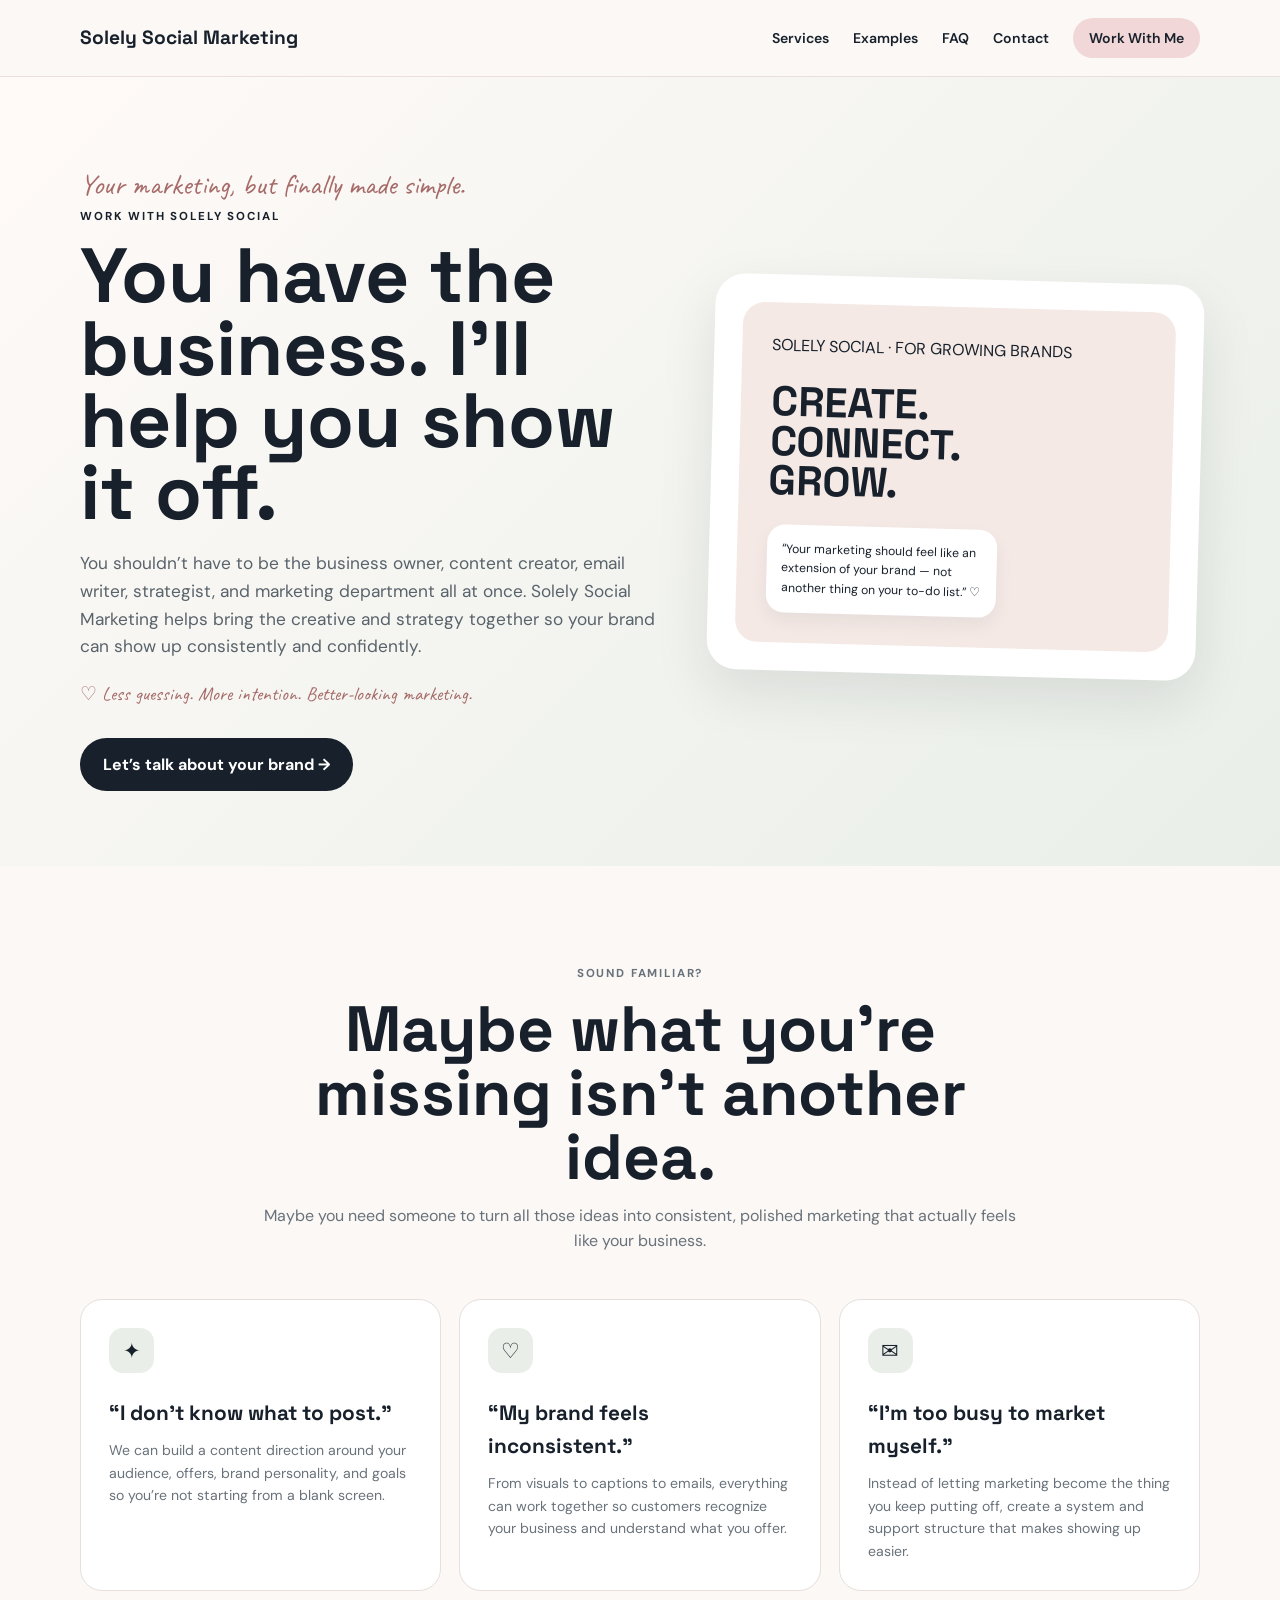
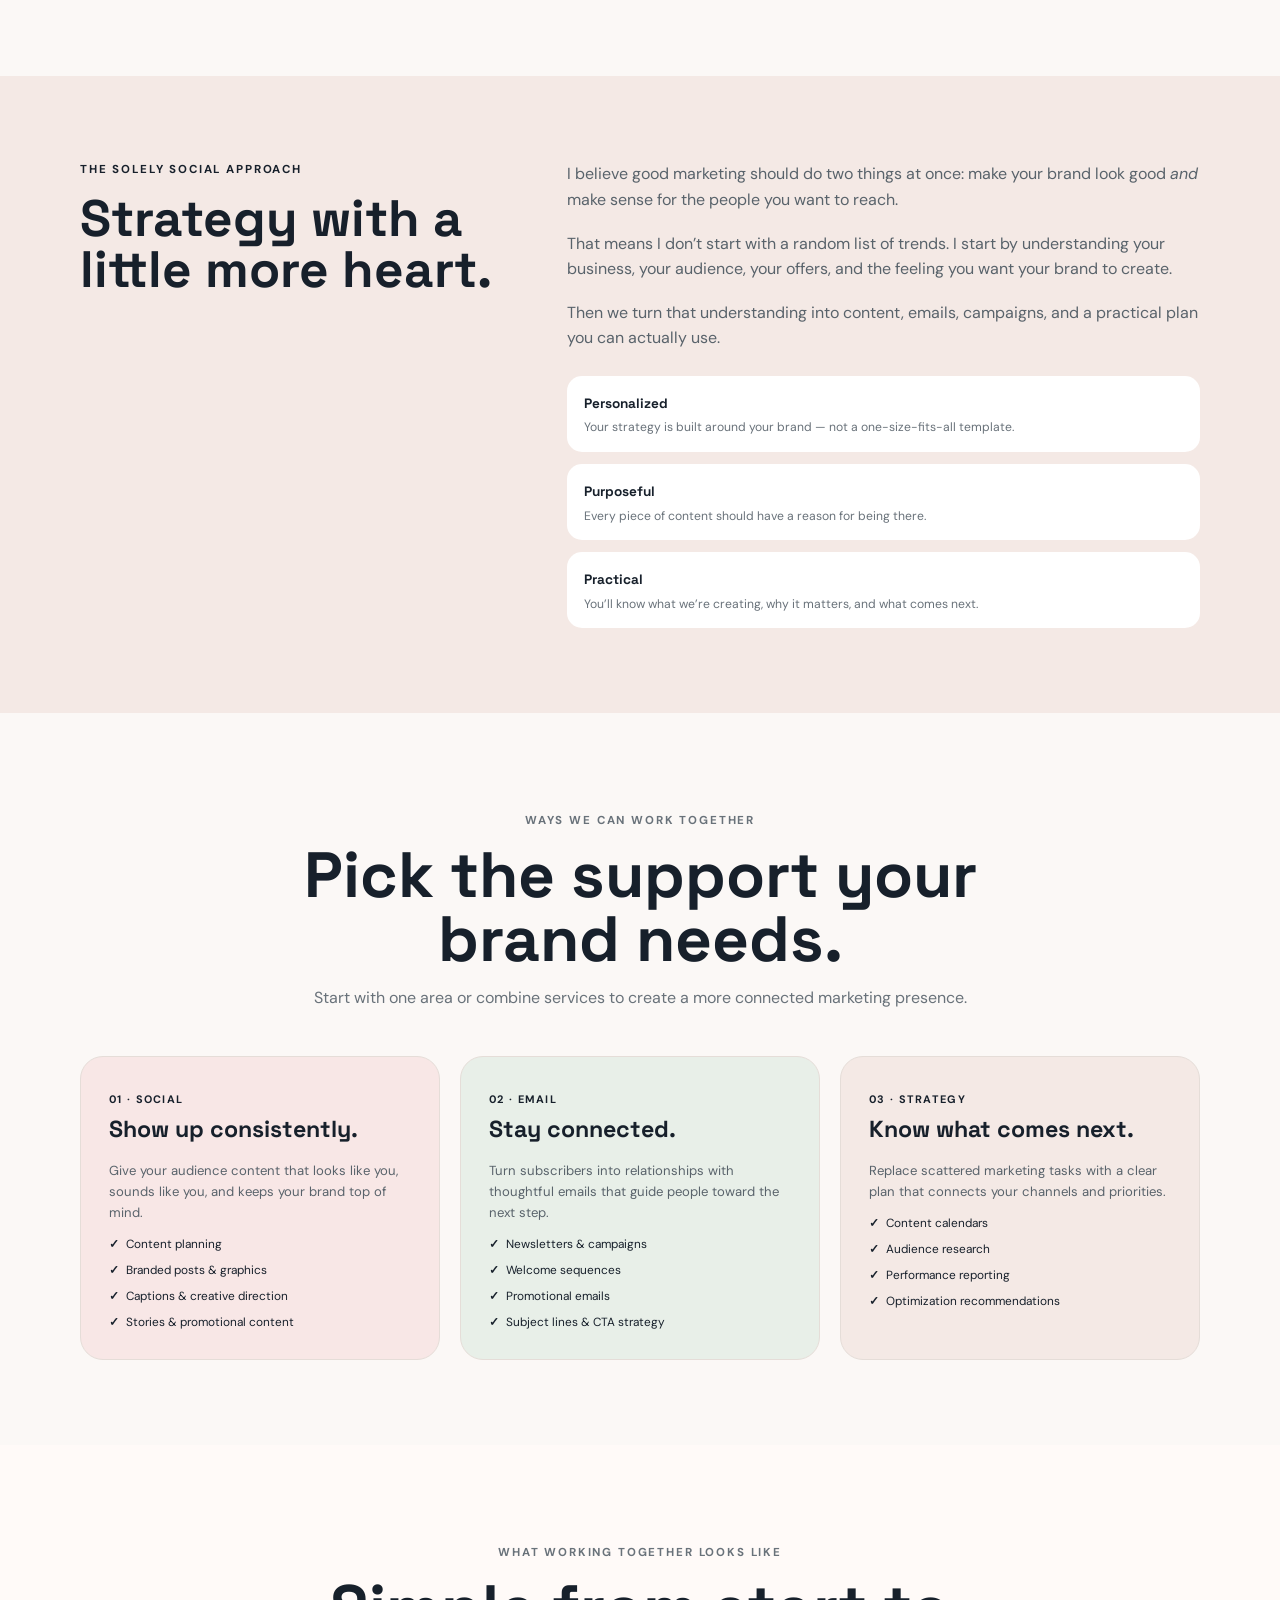
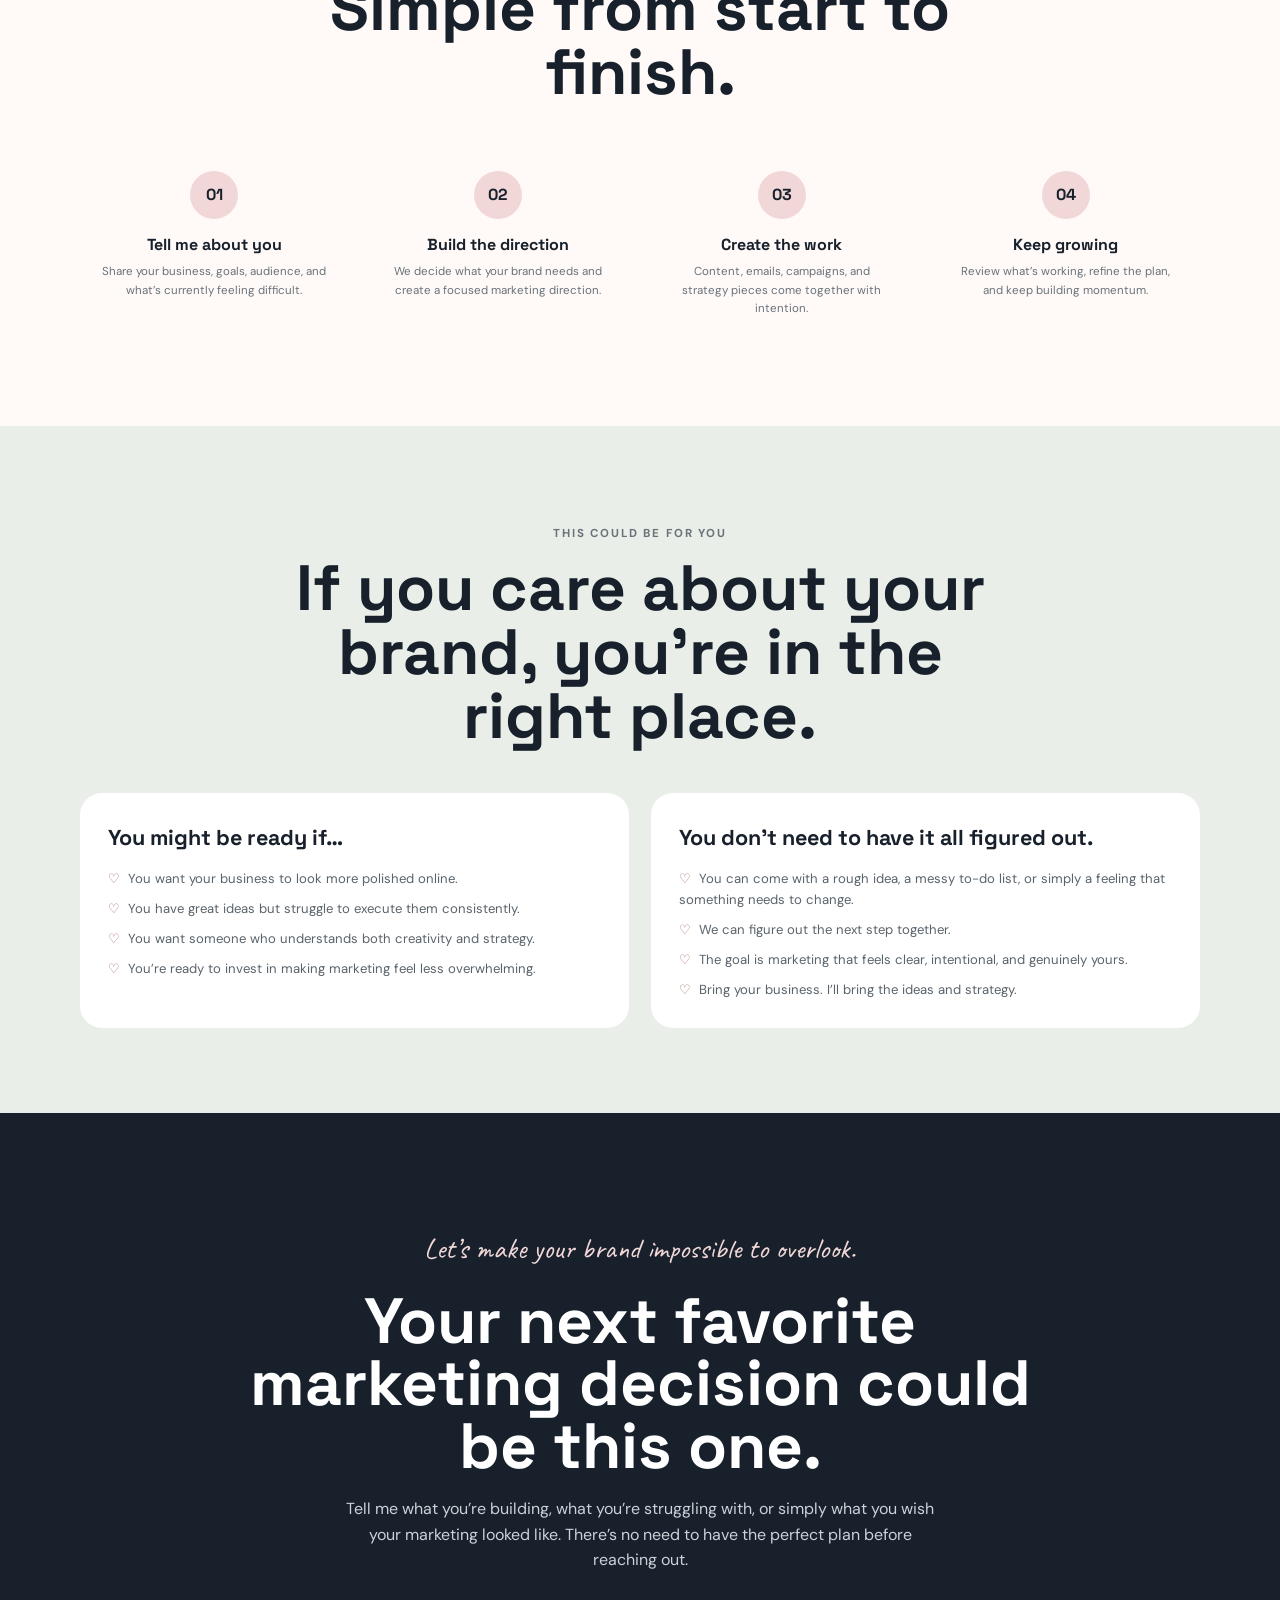
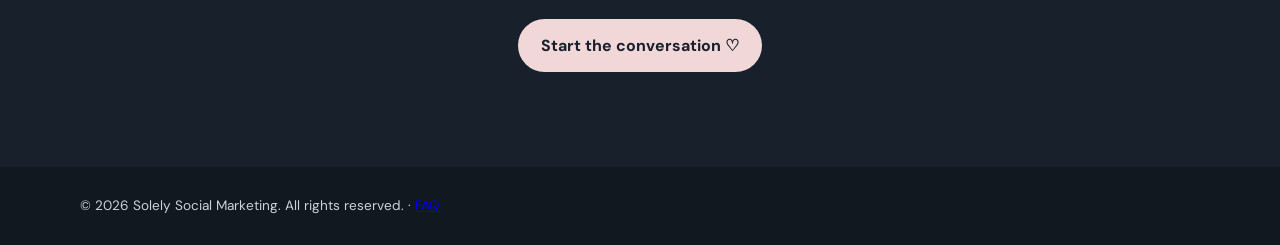
<file: work-with-me.html>
<!DOCTYPE html>
<html lang="en">
<head>
<meta charset="UTF-8">
<meta name="viewport" content="width=device-width, initial-scale=1.0">
<meta name="description" content="Work with Solely Social Marketing for thoughtful social media, email marketing, and digital strategy.">
<title>Work With Me | Solely Social Marketing</title>
<link rel="preconnect" href="https://fonts.googleapis.com">
<link rel="preconnect" href="https://fonts.gstatic.com" crossorigin>
<link href="https://fonts.googleapis.com/css2?family=DM+Sans:wght@400;500;600;700&family=Space+Grotesk:wght@500;600;700&family=Caveat:wght@500;600&display=swap" rel="stylesheet">
<style>
*{box-sizing:border-box;margin:0;padding:0}html{scroll-behavior:smooth}body{font-family:"DM Sans",sans-serif;color:#17202b;background:#fbf8f6;line-height:1.6}.container{width:min(1120px,92%);margin:auto}
header{position:sticky;top:0;z-index:30;background:rgba(251,248,246,.95);backdrop-filter:blur(14px);border-bottom:1px solid #eadfda}.nav{height:76px;display:flex;align-items:center;justify-content:space-between}.logo{font-family:"Space Grotesk";font-weight:700;font-size:1.2rem;color:#17202b;text-decoration:none}.links{display:flex;align-items:center;gap:24px}.links a{color:#17202b;text-decoration:none;font-weight:600;font-size:.88rem}.links .active{background:#f1d7d7;padding:9px 16px;border-radius:999px}
.hero{padding:85px 0 75px;background:linear-gradient(135deg,#fffaf8,#e9efe8)}.hero-grid{display:grid;grid-template-columns:1fr .85fr;gap:55px;align-items:center}.script{font-family:"Caveat";font-size:1.8rem;color:#a66b69}.eyebrow{font-size:.72rem;font-weight:700;letter-spacing:.16em;margin-bottom:13px}.hero h1{font-family:"Space Grotesk";font-size:clamp(3rem,6vw,5.5rem);line-height:.94;margin-top:8px}.hero h1 em{font-style:normal}.hero p.copy{font-size:1.08rem;color:#59636b;max-width:620px;margin-top:22px}.hero-note{font-family:"Caveat";color:#a66b69;font-size:1.2rem;margin-top:18px}.hero-card{background:#fff;border-radius:30px;padding:28px;box-shadow:0 22px 55px rgba(23,32,43,.1);transform:rotate(1.5deg)}.hero-card-inner{border-radius:22px;background:#f4e9e5;padding:30px;min-height:340px;display:flex;flex-direction:column;justify-content:space-between}.hero-card h2{font-family:"Space Grotesk";font-size:2.6rem;line-height:.95}.hero-card .bubble{background:#fff;border-radius:18px;padding:15px;font-size:.76rem;max-width:230px;box-shadow:0 8px 18px rgba(23,32,43,.06)}.button{display:inline-block;margin-top:28px;background:#17202b;color:#fff;text-decoration:none;border-radius:999px;padding:14px 23px;font-weight:700}
.section{padding:85px 0}.center{text-align:center;max-width:760px;margin:0 auto 45px}.center h2,.section-title{font-family:"Space Grotesk";font-size:clamp(2.3rem,5vw,4rem);line-height:1}.center p{color:#69727a;margin-top:14px}
.problem-grid{display:grid;grid-template-columns:repeat(3,1fr);gap:18px}.problem{background:#fff;border:1px solid #e7dfdb;border-radius:22px;padding:28px;min-height:220px}.problem .icon{width:45px;height:45px;background:#e9efe8;border-radius:14px;display:grid;place-items:center;font-size:1.3rem;margin-bottom:24px}.problem h3{font-family:"Space Grotesk";font-size:1.3rem;margin-bottom:9px}.problem p{font-size:.88rem;color:#69727a}
.solution{background:#f4e9e5}.solution-grid{display:grid;grid-template-columns:.8fr 1.2fr;gap:65px;align-items:start}.solution h2{font-family:"Space Grotesk";font-size:clamp(2.3rem,4vw,3.7rem);line-height:1}.solution-copy p{color:#59636b;margin-bottom:18px}.promise{display:grid;gap:12px;margin-top:25px}.promise div{background:#fff;border-radius:15px;padding:14px 17px}.promise b{font-family:"Space Grotesk";font-size:.85rem}.promise span{display:block;color:#69727a;font-size:.76rem;margin-top:3px}
.services{display:grid;grid-template-columns:repeat(3,1fr);gap:20px}.service{border-radius:23px;padding:28px;border:1px solid #e5ddd8}.service:nth-child(1){background:#f8e7e6}.service:nth-child(2){background:#e8efe8}.service:nth-child(3){background:#f4e9e5}.service h3{font-family:"Space Grotesk";font-size:1.45rem}.service .number{font-size:.68rem;font-weight:700;letter-spacing:.12em}.service p{font-size:.82rem;color:#59636b;margin:12px 0}.service ul{list-style:none;display:grid;gap:7px;font-size:.74rem}.service li:before{content:"✓";font-weight:700;margin-right:7px}
.steps{display:grid;grid-template-columns:repeat(4,1fr);gap:15px}.step{text-align:center;padding:22px}.step b{width:48px;height:48px;border-radius:50%;background:#f1d7d7;display:grid;place-items:center;margin:0 auto 13px;font-family:"Space Grotesk"}.step h3{font-family:"Space Grotesk";font-size:1rem}.step p{font-size:.72rem;color:#69727a;margin-top:6px}
.fit{background:#e9efe8}.fit-grid{display:grid;grid-template-columns:1fr 1fr;gap:22px}.fit-card{background:#fff;border-radius:22px;padding:28px}.fit-card h3{font-family:"Space Grotesk";font-size:1.35rem;margin-bottom:12px}.fit-card ul{list-style:none;display:grid;gap:9px;color:#59636b;font-size:.82rem}.fit-card li:before{content:"♡";margin-right:8px;color:#a66b69}
.final{padding:95px 0;background:#17202b;color:#fff;text-align:center}.final .script{color:#f1d7d7}.final h2{font-family:"Space Grotesk";font-size:clamp(2.5rem,5vw,4.6rem);line-height:.98;max-width:850px;margin:10px auto}.final p{color:#cbd2d8;max-width:600px;margin:18px auto}.final .button{background:#f1d7d7;color:#17202b}
footer{background:#111820;color:#cbd2d8;padding:28px 0;font-size:.85rem}
@media(max-width:850px){.hero-grid,.solution-grid,.fit-grid{grid-template-columns:1fr}.problem-grid,.services{grid-template-columns:1fr}.steps{grid-template-columns:repeat(2,1fr)}.hero-card{max-width:620px;margin:auto}}@media(max-width:600px){.links{gap:8px}.links a:not(.active){display:none}.links .active{padding:8px 13px;font-size:.78rem}.hero{padding:60px 0}.section{padding:65px 0}.steps{grid-template-columns:1fr 1fr}}
</style>
</head>
<body>
<header><nav class="nav container"><a class="logo" href="index.html">Solely Social Marketing</a><div class="links"><a href="index.html#services">Services</a><a href="portfolio.html">Examples</a><a class="nav-faq" href="faq.html">FAQ</a><a href="index.html#contact">Contact</a><a class="active" href="work-with-me.html">Work With Me</a></div></nav></header>
<main>
<section class="hero"><div class="container hero-grid"><div><p class="script">Your marketing, but finally made simple.</p><p class="eyebrow">WORK WITH SOLELY SOCIAL</p><h1>You have the business. <em>I’ll help you show it off.</em></h1><p class="copy">You shouldn’t have to be the business owner, content creator, email writer, strategist, and marketing department all at once. Solely Social Marketing helps bring the creative and strategy together so your brand can show up consistently and confidently.</p><p class="hero-note">♡ Less guessing. More intention. Better-looking marketing.</p><a class="button" href="index.html#contact">Let’s talk about your brand →</a></div><div class="hero-card"><div class="hero-card-inner"><span>SOLELY SOCIAL · FOR GROWING BRANDS</span><h2>CREATE.<br>CONNECT.<br>GROW.</h2><div class="bubble">“Your marketing should feel like an extension of your brand — not another thing on your to-do list.” ♡</div></div></div></div></section>

<section class="section"><div class="container"><div class="center"><p class="eyebrow">SOUND FAMILIAR?</p><h2>Maybe what you’re missing isn’t another idea.</h2><p>Maybe you need someone to turn all those ideas into consistent, polished marketing that actually feels like your business.</p></div><div class="problem-grid"><article class="problem"><div class="icon">✦</div><h3>“I don’t know what to post.”</h3><p>We can build a content direction around your audience, offers, brand personality, and goals so you’re not starting from a blank screen.</p></article><article class="problem"><div class="icon">♡</div><h3>“My brand feels inconsistent.”</h3><p>From visuals to captions to emails, everything can work together so customers recognize your business and understand what you offer.</p></article><article class="problem"><div class="icon">✉</div><h3>“I’m too busy to market myself.”</h3><p>Instead of letting marketing become the thing you keep putting off, create a system and support structure that makes showing up easier.</p></article></div></div></section>

<section class="section solution"><div class="container solution-grid"><div><p class="eyebrow">THE SOLELY SOCIAL APPROACH</p><h2>Strategy with a little more heart.</h2></div><div class="solution-copy"><p>I believe good marketing should do two things at once: make your brand look good <em>and</em> make sense for the people you want to reach.</p><p>That means I don’t start with a random list of trends. I start by understanding your business, your audience, your offers, and the feeling you want your brand to create.</p><p>Then we turn that understanding into content, emails, campaigns, and a practical plan you can actually use.</p><div class="promise"><div><b>Personalized</b><span>Your strategy is built around your brand — not a one-size-fits-all template.</span></div><div><b>Purposeful</b><span>Every piece of content should have a reason for being there.</span></div><div><b>Practical</b><span>You’ll know what we’re creating, why it matters, and what comes next.</span></div></div></div></div></section>

<section class="section"><div class="container"><div class="center"><p class="eyebrow">WAYS WE CAN WORK TOGETHER</p><h2>Pick the support your brand needs.</h2><p>Start with one area or combine services to create a more connected marketing presence.</p></div><div class="services"><article class="service"><span class="number">01 · SOCIAL</span><h3>Show up consistently.</h3><p>Give your audience content that looks like you, sounds like you, and keeps your brand top of mind.</p><ul><li>Content planning</li><li>Branded posts & graphics</li><li>Captions & creative direction</li><li>Stories & promotional content</li></ul></article><article class="service"><span class="number">02 · EMAIL</span><h3>Stay connected.</h3><p>Turn subscribers into relationships with thoughtful emails that guide people toward the next step.</p><ul><li>Newsletters & campaigns</li><li>Welcome sequences</li><li>Promotional emails</li><li>Subject lines & CTA strategy</li></ul></article><article class="service"><span class="number">03 · STRATEGY</span><h3>Know what comes next.</h3><p>Replace scattered marketing tasks with a clear plan that connects your channels and priorities.</p><ul><li>Content calendars</li><li>Audience research</li><li>Performance reporting</li><li>Optimization recommendations</li></ul></article></div></div></section>

<section class="section" style="background:#fffaf8"><div class="container"><div class="center"><p class="eyebrow">WHAT WORKING TOGETHER LOOKS LIKE</p><h2>Simple from start to finish.</h2></div><div class="steps"><div class="step"><b>01</b><h3>Tell me about you</h3><p>Share your business, goals, audience, and what’s currently feeling difficult.</p></div><div class="step"><b>02</b><h3>Build the direction</h3><p>We decide what your brand needs and create a focused marketing direction.</p></div><div class="step"><b>03</b><h3>Create the work</h3><p>Content, emails, campaigns, and strategy pieces come together with intention.</p></div><div class="step"><b>04</b><h3>Keep growing</h3><p>Review what’s working, refine the plan, and keep building momentum.</p></div></div></div></section>

<section class="section fit"><div class="container"><div class="center"><p class="eyebrow">THIS COULD BE FOR YOU</p><h2>If you care about your brand, you’re in the right place.</h2></div><div class="fit-grid"><div class="fit-card"><h3>You might be ready if…</h3><ul><li>You want your business to look more polished online.</li><li>You have great ideas but struggle to execute them consistently.</li><li>You want someone who understands both creativity and strategy.</li><li>You’re ready to invest in making marketing feel less overwhelming.</li></ul></div><div class="fit-card"><h3>You don’t need to have it all figured out.</h3><ul><li>You can come with a rough idea, a messy to-do list, or simply a feeling that something needs to change.</li><li>We can figure out the next step together.</li><li>The goal is marketing that feels clear, intentional, and genuinely yours.</li><li>Bring your business. I’ll bring the ideas and strategy.</li></ul></div></div></div></section>

<section class="final"><div class="container"><p class="script">Let’s make your brand impossible to overlook.</p><h2>Your next favorite marketing decision could be this one.</h2><p>Tell me what you’re building, what you’re struggling with, or simply what you wish your marketing looked like. There’s no need to have the perfect plan before reaching out.</p><a class="button" href="index.html#contact">Start the conversation ♡</a></div></section>
</main>
<footer><div class="container"><p>© 2026 Solely Social Marketing. All rights reserved. · <a href="faq.html">FAQ</a></p></div></footer>
</body>
</html>
</file>
<file: styles.css>
*{box-sizing:border-box;margin:0;padding:0}html{scroll-behavior:smooth}body{font-family:"DM Sans",sans-serif;color:#17202b;background:#f7f8f6;line-height:1.6}.container{width:min(1120px,92%);margin:auto}.site-header{position:sticky;top:0;z-index:20;background:rgba(247,248,246,.9);backdrop-filter:blur(14px);border-bottom:1px solid #e4e7e2}.nav{height:76px;display:flex;align-items:center;justify-content:space-between}.logo{font-family:"Space Grotesk";font-weight:700;font-size:1.2rem;color:#17202b;text-decoration:none}.nav-links{display:flex;gap:30px}.nav-links a{color:#17202b;text-decoration:none;font-weight:600}.menu-toggle{display:none;border:0;background:none;font-size:1.5rem}.hero{min-height:72vh;display:flex;align-items:center;padding:70px 0;background:linear-gradient(135deg,#f7f8f6 45%,#e9efe8)}.hero-content{display:grid;grid-template-columns:1fr 1fr;gap:55px;align-items:center}.hero-copy-wrap{position:relative;z-index:2}.hero h1{font-family:"Space Grotesk";font-size:clamp(3.5rem,7vw,6.5rem);line-height:.95;max-width:700px}.hero h1 em{font-style:normal}.hero-copy{font-size:1.25rem;max-width:600px;margin:28px 0 34px;color:#4d5863}.button{display:inline-block;background:#17202b;color:#fff;border:0;border-radius:999px;padding:14px 24px;font:600 1rem inherit;text-decoration:none;cursor:pointer}.hero-image{position:relative}.hero-image img{display:block;width:100%;height:auto;border-radius:28px;box-shadow:0 24px 60px rgba(23,32,43,.12)}.section{padding:110px 0}.section h2{font-family:"Space Grotesk";font-size:clamp(2.2rem,5vw,4rem);line-height:1.05;max-width:760px}.eyebrow{font-size:.78rem;font-weight:700;letter-spacing:.16em;margin-bottom:16px}.cards{display:grid;grid-template-columns:repeat(3,1fr);gap:22px;margin-top:55px}.cards article{padding:34px;border:1px solid #dfe4de;border-radius:22px;background:#fff}.cards span{font-weight:700;font-size:.8rem}.cards h3{font-family:"Space Grotesk";font-size:1.6rem;margin:34px 0 12px}.cards p,.about-grid>p,.contact p{color:#5d6670}.highlights{padding:100px 0;background:#f4e9e5;position:relative;overflow:hidden}.highlights-heading{display:flex;justify-content:space-between;gap:50px;align-items:end;margin-bottom:50px}.highlights-heading h2{font-family:"Space Grotesk";font-size:clamp(2.2rem,4vw,3.7rem);line-height:1.05;max-width:720px}.highlights-heading h2 em{font-style:normal}.highlight-grid{display:grid;grid-template-columns:repeat(4,1fr);gap:18px}.highlight-grid article{background:#fff;border:1px solid #eadbd5;border-radius:22px;padding:28px;min-height:235px;box-shadow:0 12px 35px rgba(23,32,43,.06)}.highlight-icon{width:44px;height:44px;border-radius:14px;background:#e9efe8;display:grid;place-items:center;font-size:1.35rem;margin-bottom:28px}.highlight-grid h3{font-family:"Space Grotesk";font-size:1.35rem;margin-bottom:10px}.highlight-grid p{color:#5d6670;font-size:.97rem}.work-showcase{background:#fffaf8}.work-heading{display:grid;grid-template-columns:1.1fr .9fr;gap:60px;align-items:end;margin-top:14px}.work-heading h2{font-family:"Space Grotesk";font-size:clamp(2.3rem,5vw,4rem);line-height:1.05}.work-heading h2 em{font-style:normal}.work-heading p{color:#5d6670;font-size:1.1rem;max-width:480px}.work-grid{display:grid;grid-template-columns:repeat(3,1fr);gap:24px;margin-top:55px}.work-card{border:1px solid #eadbd5;border-radius:24px;background:#fff;overflow:hidden;box-shadow:0 18px 45px rgba(23,32,43,.08);transition:transform .2s ease}.work-card:hover{transform:translateY(-5px)}.mock-label{padding:16px 20px 12px;font-size:.68rem;font-weight:700;letter-spacing:.12em;color:#6c747b}.mock-bottom{padding:0 22px 24px;display:grid;gap:3px}.mock-bottom b{font-family:"Space Grotesk"}.mock-bottom span{font-size:.78rem;color:#6c747b}
.instagram{margin:0 18px 22px;border:1px solid #e7e7e7;border-radius:14px;overflow:hidden;background:#fff;font-size:.78rem}.ig-head{height:55px;display:flex;align-items:center;gap:10px;padding:8px 11px}.ig-head .ig-avatar{width:32px;height:32px;border-radius:50%;display:grid;place-items:center;background:#f0d9d8;font-weight:700;font-size:.68rem}.ig-head small{display:block;color:#777;font-size:.62rem}.ig-head>span{margin-left:auto}.ig-photo{height:220px;background:linear-gradient(145deg,#f1d7d7,#dfe9df);display:flex;flex-direction:column;justify-content:center;padding:28px;position:relative;overflow:hidden}.ig-photo:before{content:"";position:absolute;width:170px;height:170px;border-radius:50%;background:#fff6f1;right:-50px;bottom:-60px}.ig-sparkles{font-size:1.2rem;letter-spacing:8px;margin-bottom:20px;position:relative;z-index:1}.ig-photo h3{font-family:"Space Grotesk";font-size:2rem;line-height:.9;position:relative;z-index:1}.ig-photo h3 em{font-style:normal}.ig-photo p{font-size:.78rem;max-width:230px;margin-top:14px;position:relative;z-index:1;color:#424a52}.ig-actions{padding:10px 12px 4px;font-size:1.05rem}.ig-actions span{float:right}.ig-copy{padding:2px 12px 15px;line-height:1.45}
.newsletter{margin:0 18px 22px;border:1px solid #e0e5e0;border-radius:14px;overflow:hidden;background:#f8faf8}.email-bar{display:flex;justify-content:space-between;padding:8px 12px;background:#edf0ed;color:#7a817c;font-size:.58rem}.email-brand{padding:15px 18px;background:#fff;font-family:"Space Grotesk";font-size:.7rem;letter-spacing:.13em}.email-brand span{float:right;font-size:1rem}.email-hero{margin:14px;background:#e9efe8;border-radius:12px;padding:25px 20px;height:220px}.email-hero small{font-size:.58rem;font-weight:700;letter-spacing:.12em}.email-hero h3{font-family:"Space Grotesk";font-size:1.8rem;line-height:.95;margin:12px 0}.email-hero h3 em{font-style:normal}.email-hero p{font-size:.72rem;color:#4d5863}.email-hero button{border:0;border-radius:999px;background:#17202b;color:#fff;font-size:.62rem;font-weight:700;padding:9px 13px;margin-top:14px}.email-content{margin:14px;background:#fff;padding:16px;display:grid;gap:7px;border-radius:10px}.email-content span{font-size:.56rem;font-weight:700;letter-spacing:.1em}.email-content b{font-family:"Space Grotesk";font-size:.85rem;line-height:1.2}
.dashboard{margin:0 18px 22px;border:1px solid #dfe4de;border-radius:14px;overflow:hidden;background:#f7f8f6;padding:16px}.dash-top{display:flex;justify-content:space-between;align-items:center;font-size:.72rem;margin-bottom:14px}.dash-top span{font-size:.57rem;color:#717a82;background:#fff;border:1px solid #e3e6e3;padding:6px 8px;border-radius:7px}.dash-stats{display:grid;grid-template-columns:repeat(3,1fr);gap:7px}.dash-stats div{background:#fff;border:1px solid #e6e9e6;border-radius:8px;padding:9px}.dash-stats small{display:block;font-size:.52rem;color:#7a8288}.dash-stats b{display:block;font-family:"Space Grotesk";font-size:.9rem;margin:4px 0}.dash-stats i{font-style:normal;font-size:.48rem}.chart{margin-top:10px;background:#fff;border:1px solid #e6e9e6;border-radius:8px;padding:12px}.chart-title{display:flex;justify-content:space-between;font-size:.62rem}.chart-title span{color:#7a8288;font-size:.52rem}.bars{height:105px;display:flex;align-items:end;gap:9px;padding:15px 5px 3px}.bars i{display:block;flex:1;border-radius:4px 4px 1px 1px;background:#d9a9a5}.dash-tasks{margin-top:10px;background:#fff;border:1px solid #e6e9e6;border-radius:8px;padding:11px;display:grid;gap:5px;font-size:.58rem}.dash-tasks b{font-size:.65rem;margin-bottom:2px}.dash-tasks span{color:#59636b}
.about-copy{font-size:1.1rem}.about-copy p{margin-bottom:18px;color:#4d5863}.about-copy em{font-style:normal}.about-signature{margin-top:25px;font-family:"Space Grotesk";font-weight:600}.dark-button{margin-top:8px}.alt{background:#e9efe8}.about-grid,.contact-grid{display:grid;grid-template-columns:1fr 1fr;gap:80px;align-items:start}.about-grid>p{font-size:1.2rem}.contact{background:#17202b;color:#fff}.contact p{color:#cbd2d8;margin-top:20px}.contact-grid form{display:grid;gap:18px}.contact label{display:grid;gap:7px;font-weight:600}.contact input,.contact textarea{font:inherit;padding:13px 15px;border-radius:10px;border:1px solid #4c5864;background:#25303b;color:#fff}.contact .button{background:#fff;color:#17202b;width:max-content}footer{padding:30px 0;background:#111820;color:#cbd2d8;font-size:.9rem}@media(max-width:900px){.work-heading{grid-template-columns:1fr;gap:20px}.work-grid{grid-template-columns:1fr}.highlight-grid{grid-template-columns:repeat(2,1fr)}.highlights-heading{display:block}.highlights-heading h2{margin-top:15px}}@media(max-width:760px){.nav-links{display:none;position:absolute;top:76px;left:0;right:0;padding:20px;background:#f7f8f6;border-bottom:1px solid #e4e7e2;flex-direction:column}.nav-links.open{display:flex}.menu-toggle{display:block}.hero-content,.cards,.about-grid,.contact-grid{grid-template-columns:1fr}.hero{min-height:65vh;padding:55px 0}.hero-image{order:-1}.hero-image img{border-radius:20px}.section{padding:75px 0}.highlights{padding:75px 0}.highlight-grid{grid-template-columns:1fr}.about-grid,.contact-grid{gap:35px}}
.nav-examples{display:inline-flex!important;align-items:center;padding:9px 16px;border-radius:999px;background:#e9efe8;color:#17202b!important;border:1px solid #d9e2d8}.nav-examples:hover{background:#dfe9df}
.email-more{display:inline-block;margin-top:14px;color:#59636b;text-decoration:none;font-size:.7rem;font-weight:700;letter-spacing:.04em;border-bottom:1px solid #cfd7d0;padding-bottom:3px;transition:color .2s ease,border-color .2s ease}.email-more:hover{color:#17202b;border-color:#17202b}
@media(max-width:760px){.nav-examples{width:max-content}.email-more{font-size:.72rem}}

.who{background:#fffaf8}.who-heading{display:grid;grid-template-columns:1.1fr .9fr;gap:60px;align-items:end;margin-bottom:48px}.who-heading h2{font-family:"Space Grotesk";font-size:clamp(2.2rem,4.5vw,3.7rem);line-height:1.03}.who-heading h2 em{font-style:normal}.who-heading>p{color:#5d6670;font-size:1.08rem;max-width:500px}.who-grid{display:grid;grid-template-columns:repeat(3,1fr);gap:20px}.who-grid article{background:#fff;border:1px solid #eadbd5;border-radius:22px;padding:30px;box-shadow:0 12px 30px rgba(23,32,43,.05)}.who-grid article>span{width:45px;height:45px;border-radius:14px;background:#f1d7d7;display:grid;place-items:center;font-size:1.3rem;margin-bottom:22px}.who-grid h3{font-family:"Space Grotesk";font-size:1.35rem;margin-bottom:9px}.who-grid p{color:#69727a;font-size:.9rem}.process{background:#e9efe8}.process-heading{max-width:760px;margin-bottom:48px}.process-heading h2{font-family:"Space Grotesk";font-size:clamp(2.2rem,4.5vw,3.8rem);line-height:1.03}.process-grid{display:grid;grid-template-columns:repeat(4,1fr);gap:15px}.process-grid article{background:#fff;border-radius:20px;padding:26px;border:1px solid #dfe7de}.process-grid b{display:grid;place-items:center;width:42px;height:42px;border-radius:50%;background:#f1d7d7;font-family:"Space Grotesk";margin-bottom:20px}.process-grid h3{font-family:"Space Grotesk";font-size:1.12rem;margin-bottom:8px}.process-grid p{font-size:.82rem;color:#69727a}.process-button{margin-top:38px}.nav-workwith{display:inline-flex!important;align-items:center;padding:9px 16px;border-radius:999px;background:#f1d7d7;color:#17202b!important}.nav-workwith:hover{background:#eacaca}
@media(max-width:900px){.who-heading{grid-template-columns:1fr;gap:20px}.who-grid{grid-template-columns:1fr}.process-grid{grid-template-columns:repeat(2,1fr)}}
@media(max-width:760px){.process-grid{grid-template-columns:1fr 1fr}}
@media(max-width:520px){.process-grid{grid-template-columns:1fr}}

.brand-spotlight{position:relative;overflow:hidden;padding:100px 0;background:linear-gradient(135deg,#d9b4b5 0%,#f1d7d7 48%,#f7eee9 100%);text-align:center}.brand-spotlight:before,.brand-spotlight:after{content:"♡";position:absolute;font-size:11rem;line-height:1;color:rgba(255,255,255,.35)}.brand-spotlight:before{left:-25px;top:-45px}.brand-spotlight:after{right:-20px;bottom:-75px}.spotlight-badge{font-size:.72rem;font-weight:700;letter-spacing:.16em;margin-bottom:20px}.brand-spotlight h2{font-family:"Space Grotesk";font-size:clamp(2.8rem,6vw,5.4rem);line-height:.95;position:relative;z-index:1}.brand-spotlight h2 em{font-style:normal}.brand-spotlight p{max-width:650px;margin:22px auto;color:#4f555a;font-size:1.05rem}.spotlight-points{display:flex;justify-content:center;gap:12px;flex-wrap:wrap;margin:28px 0}.spotlight-points span{background:rgba(255,255,255,.7);border:1px solid rgba(23,32,43,.08);border-radius:999px;padding:10px 15px;font-size:.78rem;font-weight:600}.light-button{background:#17202b}.starting{background:#fff}.starting-heading{display:grid;grid-template-columns:1fr .8fr;gap:60px;align-items:end;margin-bottom:45px}.starting-heading h2{font-family:"Space Grotesk";font-size:clamp(2.4rem,5vw,4.2rem);line-height:1}.starting-heading>p{color:#69727a;font-size:1.02rem}.starting-grid{display:grid;grid-template-columns:repeat(3,1fr);gap:20px}.starting-grid article{position:relative;background:#fbf8f6;border:1px solid #eadfda;border-radius:25px;padding:30px;transition:transform .2s ease,box-shadow .2s ease}.starting-grid article:hover{transform:translateY(-5px);box-shadow:0 18px 35px rgba(23,32,43,.08)}.start-icon{width:50px;height:50px;border-radius:16px;background:#f1d7d7;display:grid;place-items:center;font-size:1.4rem;margin-bottom:25px}.starting-grid small{font-size:.66rem;font-weight:700;letter-spacing:.13em;color:#a66b69}.starting-grid h3{font-family:"Space Grotesk";font-size:1.55rem;margin:8px 0}.starting-grid p{color:#69727a;font-size:.84rem;min-height:70px}.starting-grid a{display:inline-block;margin-top:18px;color:#17202b;text-decoration:none;font-weight:700;font-size:.82rem;border-bottom:2px solid #f1d7d7;padding-bottom:3px}
@media(max-width:800px){.starting-heading{grid-template-columns:1fr;gap:18px}.starting-grid{grid-template-columns:1fr}.starting-grid p{min-height:auto}}
@media(max-width:600px){.brand-spotlight{padding:75px 0}.spotlight-points{flex-direction:column;align-items:center}.spotlight-points span{width:max-content;max-width:90%}}


/* Signature Solely Social visual system */
:root{--ink:#17202b;--blush:#f1d7d7;--rose:#d99e97;--cream:#fffaf7;--sage:#e9efe8;--mauve:#8f6868}
body{background:var(--cream);color:var(--ink)}
.site-header{background:rgba(255,250,247,.92);border-bottom-color:#eadbd5}
.logo{letter-spacing:-.02em}
.logo:after{content:" ♡";color:#c98f8b}
.hero{background:radial-gradient(circle at 80% 20%,#f3d4cf 0 12%,transparent 13%),linear-gradient(135deg,#fffaf7 0%,#f8eee9 58%,#e9efe8 100%);position:relative}
.hero:after{content:"✦  ♡  ✦";position:absolute;right:4%;bottom:8%;font-size:1rem;letter-spacing:12px;color:#c98f8b;opacity:.65}
.button{box-shadow:0 10px 25px rgba(23,32,43,.12);transition:transform .2s ease,box-shadow .2s ease}
.button:hover{transform:translateY(-2px);box-shadow:0 14px 30px rgba(23,32,43,.16)}
.signature-section{padding:115px 0;background:#fff;position:relative;overflow:hidden}
.signature-section:before{content:"";position:absolute;width:360px;height:360px;border:1px solid #efdeda;border-radius:50%;right:-130px;top:-120px}
.signature-grid{display:grid;grid-template-columns:.82fr 1.18fr;gap:85px;align-items:center}
.signature-card{min-height:430px;border-radius:34px;background:linear-gradient(145deg,#f1d7d7,#fff4ee 55%,#e9efe8);display:flex;flex-direction:column;align-items:center;justify-content:center;text-align:center;position:relative;overflow:hidden;border:1px solid #ead6d1;box-shadow:0 25px 60px rgba(23,32,43,.09)}
.signature-card:before{content:"";position:absolute;width:310px;height:310px;border:1px dashed rgba(143,104,104,.3);border-radius:50%}
.signature-monogram{width:145px;height:145px;border-radius:50%;display:grid;place-items:center;background:#fffaf7;border:2px solid #d99e97;font-family:"Space Grotesk";font-size:3rem;letter-spacing:-.08em;box-shadow:0 14px 35px rgba(23,32,43,.08);position:relative}
.signature-script{font-family:"Caveat","Brush Script MT",cursive;font-size:2rem;color:#8f6868;margin-top:20px;position:relative}
.signature-card p{font-size:.76rem;letter-spacing:.08em;text-transform:uppercase;color:#69727a;line-height:1.7;margin-top:5px;position:relative}
.signature-orbit{position:absolute;color:#a66b69;font-size:1.8rem}.orbit-one{top:21%;left:20%}.orbit-two{right:19%;bottom:22%}
.signature-copy h2{font-family:"Space Grotesk";font-size:clamp(2.5rem,4.5vw,4.2rem);line-height:1.02;margin-bottom:25px}.signature-copy h2 em{font-style:normal;color:#9a6f6d}
.signature-copy>p:not(.eyebrow){font-size:1.1rem;color:#59636b;max-width:650px}
.signature-list{display:flex;gap:10px;flex-wrap:wrap;margin-top:28px}.signature-list span{padding:10px 15px;border-radius:999px;background:#f8eee9;border:1px solid #eadbd5;font-size:.78rem;font-weight:700}
.featured-project{background:#fffaf8}
.featured-top{display:flex;justify-content:space-between;align-items:center;gap:20px}.project-tag{font-size:.68rem;letter-spacing:.12em;font-weight:700;border:1px solid #e3c9c5;border-radius:999px;padding:9px 13px;color:#8f6868}
.project-layout{display:grid;grid-template-columns:1.05fr .95fr;gap:75px;align-items:center;margin-top:35px}
.project-visual{min-height:540px;border-radius:28px;background:linear-gradient(150deg,#d9b4b5,#f1d7d7 45%,#e9efe8);padding:48px;position:relative;overflow:hidden;box-shadow:0 25px 55px rgba(23,32,43,.1)}
.project-visual:before{content:"";position:absolute;width:310px;height:310px;border-radius:50%;background:#fff6f1;right:-110px;top:-80px}.project-visual:after{content:"♡";position:absolute;font-size:15rem;line-height:1;color:rgba(255,255,255,.32);left:-45px;bottom:-70px}
.project-note{position:relative;font-family:"Space Grotesk";font-size:.78rem;letter-spacing:.08em;text-transform:uppercase;z-index:1}.project-note small{font-family:"DM Sans";letter-spacing:0;text-transform:none;color:#6f777d}
.project-title{position:absolute;left:48px;bottom:115px;font-family:"Space Grotesk";font-size:clamp(3.2rem,6vw,5.6rem);line-height:.82;letter-spacing:-.07em;z-index:1}.project-title em{font-style:normal;color:#fff}
.project-caption{position:absolute;left:48px;bottom:48px;max-width:310px;font-size:.78rem;color:#4d5863;z-index:1}
.project-stamp{position:absolute;right:48px;bottom:46px;width:75px;height:75px;border:1px solid #9a706d;border-radius:50%;display:grid;place-items:center;text-align:center;font-family:"Space Grotesk";font-size:.8rem;line-height:.8;transform:rotate(10deg);z-index:1}.project-stamp small{font-size:.45rem;letter-spacing:.12em}
.project-copy h2{font-family:"Space Grotesk";font-size:clamp(2.4rem,4.5vw,4rem);line-height:1.02;margin:10px 0 22px}.project-copy h2 em{font-style:normal;color:#9a6f6d}.project-copy>p:not(.eyebrow){color:#5d6670;font-size:1.05rem}
.project-steps{margin:30px 0;border-top:1px solid #e6d8d3}.project-steps div{display:flex;align-items:center;gap:14px;padding:15px 0;border-bottom:1px solid #e6d8d3;font-size:.9rem}.project-steps b{width:30px;height:30px;border-radius:50%;display:grid;place-items:center;background:#f1d7d7;font-size:.68rem}.project-steps strong{font-family:"Space Grotesk"}.text-link{color:#17202b;text-decoration:none;font-weight:700;font-size:.85rem;border-bottom:2px solid #d9a9a5;padding-bottom:4px}
.deliverables{background:#e9efe8}
.deliverable-heading{display:grid;grid-template-columns:1fr .72fr;gap:60px;align-items:end;margin-bottom:45px}.deliverable-heading h2{font-family:"Space Grotesk";font-size:clamp(2.4rem,5vw,4.3rem);line-height:.98}.deliverable-heading h2 em{font-style:normal;color:#8f6868}.deliverable-heading>p{color:#59636b;font-size:1rem}
.deliverable-board{display:grid;grid-template-columns:1.2fr .8fr;grid-template-rows:auto auto auto;gap:16px}.deliverable-main,.deliverable-side{background:#fff;border:1px solid #dce4db;border-radius:25px;padding:32px;box-shadow:0 12px 30px rgba(23,32,43,.05)}.deliverable-main{grid-row:span 2}.board-number,.deliverable-side>span{font-size:.68rem;font-weight:700;letter-spacing:.12em;color:#9a6f6d}.deliverable-main h3,.deliverable-side h3{font-family:"Space Grotesk";font-size:1.7rem;margin:15px 0 9px}.deliverable-main p,.deliverable-side p{color:#68727a;font-size:.9rem}.check-row{display:flex;gap:9px;flex-wrap:wrap;margin-top:28px;font-size:.7rem;font-weight:700}.check-row span,.check-row{color:#59636b}.deliverable-side.sage{background:#f7f3ee;border-color:#eadbd5}.deliverable-footer{grid-column:1/-1;background:#f1d7d7;border-radius:20px;padding:18px 25px;display:flex;justify-content:space-between;align-items:center;font-size:.82rem}.deliverable-footer span{font-size:1.25rem;color:#9a6f6d}
.free-offer{padding:65px 0;background:#17202b;color:#fff;position:relative;overflow:hidden}.free-offer:after{content:"♡";position:absolute;right:3%;top:-55px;font-size:14rem;color:rgba(255,255,255,.04)}.offer-inner{display:grid;grid-template-columns:auto 1fr auto;gap:35px;align-items:center}.offer-bubble{width:82px;height:82px;border-radius:50%;display:grid;place-items:center;background:#f1d7d7;color:#17202b;font-family:"Space Grotesk";font-size:.85rem;font-weight:700;transform:rotate(-8deg)}.offer-inner h2{font-family:"Space Grotesk";font-size:clamp(1.8rem,3vw,2.8rem);line-height:1.05;margin-bottom:10px}.offer-inner p:not(.eyebrow){color:#cbd2d8;max-width:700px}.offer-button{background:#fff;color:#17202b;white-space:nowrap}
@media(max-width:900px){.signature-grid,.project-layout{grid-template-columns:1fr;gap:45px}.signature-card{min-height:360px}.deliverable-heading{grid-template-columns:1fr;gap:20px}.offer-inner{grid-template-columns:auto 1fr}.offer-button{grid-column:2}}
@media(max-width:650px){.featured-top{align-items:flex-start;flex-direction:column}.project-visual{min-height:470px;padding:30px}.project-title{left:30px;bottom:105px}.project-caption{left:30px;bottom:35px;max-width:260px}.project-stamp{right:25px;bottom:30px}.deliverable-board{grid-template-columns:1fr}.deliverable-main{grid-row:auto}.deliverable-footer{grid-column:1}.offer-inner{grid-template-columns:1fr;gap:18px}.offer-button{grid-column:auto;width:max-content}.signature-list{flex-direction:column;align-items:flex-start}.signature-section{padding:80px 0}}


/* Brand personality: transformation, moodboard, vibe picker, conversion footer */
.glow-up{background:#fff;position:relative}.glow-heading{display:grid;grid-template-columns:1fr .7fr;gap:60px;align-items:end;margin-bottom:48px}.glow-heading h2{font-family:"Space Grotesk";font-size:clamp(2.5rem,5vw,4.3rem);line-height:.98}.glow-heading h2 em{font-style:normal;color:#9a6f6d}.glow-heading>p:not(.eyebrow){color:#68727a;max-width:420px}
.transformation{display:grid;grid-template-columns:1fr auto 1fr;gap:20px;align-items:stretch}.transform-side{border-radius:28px;padding:38px;min-height:320px}.transform-side.before{background:#f7f3f0;border:1px solid #e7ddd8}.transform-side.after{background:#f1d7d7;border:1px solid #e4c8c5}.transform-label{font-size:.65rem;font-weight:700;letter-spacing:.16em}.transform-side h3{font-family:"Space Grotesk";font-size:2rem;margin:18px 0 22px}.transform-side div{padding:10px 0;border-top:1px solid rgba(23,32,43,.1);font-size:.87rem;color:#59636b}.transform-arrow{align-self:center;width:54px;height:54px;border-radius:50%;display:grid;place-items:center;background:#17202b;color:#fff;font-size:1.4rem;box-shadow:0 10px 25px rgba(23,32,43,.12)}
.moodboard-section{padding:105px 0;background:#f8eee9;overflow:hidden}.moodboard-heading{text-align:center;max-width:720px;margin:0 auto 48px}.moodboard-heading h2{font-family:"Space Grotesk";font-size:clamp(2.6rem,5vw,4.5rem);line-height:1}.moodboard-heading>p:not(.eyebrow){color:#68727a;margin-top:16px}.moodboard{display:grid;grid-template-columns:1.4fr .8fr 1fr;grid-template-rows:210px 210px;gap:15px;max-width:950px;margin:auto}.mood-card{border-radius:25px;overflow:hidden;position:relative;border:1px solid #ead7d1;display:flex}.mood-large{grid-row:span 2;background:linear-gradient(145deg,#d9b4b5,#e9efe8);padding:32px;flex-direction:column;justify-content:space-between}.mood-large>span{font-size:2.2rem;color:#fff}.mood-large strong{font-family:"Space Grotesk";font-size:clamp(2.3rem,5vw,4rem);line-height:.82;letter-spacing:-.06em}.mood-large small,.mood-card small{font-size:.6rem;letter-spacing:.13em;text-transform:uppercase;color:#68727a}.mood-note{background:#fffaf7;padding:25px;flex-direction:column;justify-content:space-between}.mood-note span{font-size:1.4rem;color:#a66b69}.mood-note p{font-family:"Caveat","Brush Script MT",cursive;font-size:2rem;line-height:1.05;color:#8f6868}.mood-type{background:#e9efe8;padding:25px;flex-direction:column;justify-content:space-between}.mood-type strong{font-family:"Space Grotesk";font-size:1.65rem;line-height:.9}.mood-type em{font-style:normal;color:#8f6868}.mood-stamp{background:#17202b;color:#fff;align-items:center;justify-content:center;gap:15px}.mood-stamp div{width:80px;height:80px;border:1px solid #f1d7d7;border-radius:50%;display:grid;place-items:center;font-family:"Space Grotesk";font-size:1.7rem}.mood-stamp small{color:#d8dfe3}.mood-quote{background:#f1d7d7;padding:25px;align-items:center;justify-content:center;text-align:center;font-family:"Space Grotesk";font-size:1.3rem;line-height:1.05}.mood-quote em{font-style:normal;color:#8f6868}
.vibe-picker{background:#fffaf8}.vibe-heading{text-align:center;max-width:760px;margin:0 auto 48px}.vibe-heading h2{font-family:"Space Grotesk";font-size:clamp(2.5rem,5vw,4.2rem);line-height:1}.vibe-heading h2 em{font-style:normal;color:#9a6f6d}.vibe-grid{display:grid;grid-template-columns:repeat(4,1fr);gap:15px}.vibe-grid a{background:#fff;border:1px solid #eadbd5;border-radius:24px;padding:27px;text-decoration:none;color:#17202b;min-height:270px;display:flex;flex-direction:column;transition:transform .2s ease,box-shadow .2s ease}.vibe-grid a:hover{transform:translateY(-5px);box-shadow:0 18px 35px rgba(23,32,43,.08)}.vibe-grid a>span{width:46px;height:46px;border-radius:15px;background:#f1d7d7;display:grid;place-items:center;font-size:1.3rem;margin-bottom:25px}.vibe-grid small{font-size:.62rem;font-weight:700;letter-spacing:.12em;color:#a66b69}.vibe-grid h3{font-family:"Space Grotesk";font-size:1.18rem;line-height:1.15;margin:9px 0 20px}.vibe-grid b{margin-top:auto;font-size:.78rem}
.contact-badge{display:inline-block;padding:8px 13px;border:1px solid #4c5864;border-radius:999px;font-size:.65rem;font-weight:700;letter-spacing:.1em;margin-bottom:25px}.contact-free{margin-top:28px;padding:18px;border-left:3px solid #d99e97;background:rgba(255,255,255,.05);display:grid;gap:5px}.contact-free span{font-size:.8rem;color:#cbd2d8}
footer{padding:0;background:#111820;color:#cbd2d8}.footer-main{padding:75px 0;display:flex;justify-content:space-between;align-items:center;gap:40px}.footer-eyebrow{font-size:.65rem;letter-spacing:.15em;font-weight:700;margin-bottom:15px}.footer-main h2{font-family:"Space Grotesk";font-size:clamp(2.2rem,4vw,3.8rem);line-height:.98;color:#fff}.footer-main h2 em{font-style:normal;color:#f1d7d7}.footer-cta{text-align:right}.footer-cta p{font-size:.72rem;margin-top:14px;color:#89949d}.footer-bottom{border-top:1px solid #2b353e;padding:22px 0;display:flex;justify-content:space-between;gap:20px;font-size:.78rem}.footer-bottom a{color:#cbd2d8;text-decoration:none}
@media(max-width:950px){.vibe-grid{grid-template-columns:repeat(2,1fr)}.glow-heading{grid-template-columns:1fr}.transformation{grid-template-columns:1fr}.transform-arrow{margin:auto;transform:rotate(90deg)}}
@media(max-width:700px){.moodboard{grid-template-columns:1fr 1fr;grid-template-rows:200px 200px 200px}.mood-large{grid-row:span 2}.mood-quote{grid-column:1/-1}.vibe-grid{grid-template-columns:1fr}.footer-main{flex-direction:column;align-items:flex-start}.footer-cta{text-align:left}.footer-bottom{flex-direction:column}}


/* BRAND CHECK-IN */
.brand-checkin{background:#f3e5e0;position:relative;overflow:hidden}.brand-checkin:before{content:"✦";position:absolute;right:8%;top:34px;font-size:4rem;color:rgba(166,107,105,.14);transform:rotate(12deg)}.brand-checkin:after{content:"♡";position:absolute;left:4%;bottom:30px;font-size:3rem;color:rgba(166,107,105,.12)}.checkin-top{display:grid;grid-template-columns:1.15fr .85fr;gap:70px;align-items:end;margin-bottom:38px}.checkin-top h2{font-family:"Space Grotesk";font-size:clamp(2.3rem,4.5vw,4.3rem);line-height:.98;letter-spacing:-.045em}.checkin-top h2 em{font-style:normal;color:#a66b69}.checkin-top>p{color:#59636b;max-width:440px;margin-bottom:4px}.checkin-grid{display:grid;grid-template-columns:repeat(3,1fr);gap:14px}.checkin-grid article{background:#fffaf7;border:1px solid #e7d8d1;border-radius:22px;padding:25px;min-height:230px;position:relative;box-shadow:0 12px 28px rgba(23,32,43,.05)}.checkin-grid article>span{font-family:"Space Grotesk";font-size:.62rem;color:#a66b69;letter-spacing:.1em}.checkin-icon{width:42px;height:42px;border-radius:50%;background:#f1d7d7;display:grid;place-items:center;margin:18px 0 14px;font-size:1.1rem}.checkin-grid h3{font-family:"Space Grotesk";font-size:1.15rem;line-height:1.1}.checkin-grid p{font-size:.75rem;color:#68717a;margin-top:8px}.checkin-note{text-align:center;font-family:"Caveat",cursive;color:#8f6868;font-size:1.25rem;margin-top:28px}
@media(max-width:800px){.checkin-top{grid-template-columns:1fr;gap:20px}.checkin-grid{grid-template-columns:1fr}.checkin-grid article{min-height:auto}.brand-checkin{padding-top:65px;padding-bottom:65px}}


/* Glow-Up visual beside the headline */
.glow-heading{grid-template-columns:1fr 1fr;gap:55px;align-items:center}
.glow-copy>p:not(.eyebrow){color:#68727a;max-width:500px;margin-top:22px}
.glow-visual{position:relative;transform:rotate(1.5deg);border-radius:30px;overflow:hidden;box-shadow:0 25px 55px rgba(23,32,43,.12);border:1px solid #eadbd5;background:#f8eee9}
.glow-visual:after{content:"SAMPLE CONCEPT";position:absolute;right:16px;top:16px;padding:7px 10px;border-radius:999px;background:rgba(255,250,247,.88);font-size:.58rem;font-weight:700;letter-spacing:.1em;color:#8f6868}
.glow-visual img{display:block;width:100%;height:auto}
@media(max-width:950px){.glow-heading{grid-template-columns:1fr;gap:35px}.glow-visual{max-width:680px;width:100%;margin:0 auto;transform:none}}
@media(max-width:520px){.glow-visual{border-radius:22px}.glow-copy>p:not(.eyebrow){font-size:.95rem}}


/* Glow-Up visual fills the large open space beside the headline */
.glow-up{overflow:hidden;padding-top:55px}
.glow-heading{position:relative;min-height:540px;display:grid;grid-template-columns:1.05fr 1fr;gap:55px;align-items:start}
.glow-copy{grid-column:2;grid-row:1;position:relative;z-index:2;padding-top:125px}
.glow-copy h2{margin-top:10px}
.glow-copy>p:not(.eyebrow){color:#68727a;max-width:500px;margin-top:22px}
.glow-visual{grid-column:1;grid-row:1;position:relative;z-index:1;width:100%;max-width:560px;margin-top:-55px;transform:rotate(-2deg);border-radius:34px;overflow:hidden;box-shadow:0 25px 55px rgba(23,32,43,.12);border:1px solid #eadbd5;background:#f8eee9}
.glow-visual:after{content:"SAMPLE CONCEPT";position:absolute;right:16px;top:16px;padding:7px 10px;border-radius:999px;background:rgba(255,250,247,.88);font-size:.58rem;font-weight:700;letter-spacing:.1em;color:#8f6868}
.glow-visual img{width:100%;display:block}
@media(max-width:950px){
  .glow-up{padding-top:65px}
  .glow-heading{min-height:0;grid-template-columns:1fr;gap:30px}
  .glow-copy{grid-column:1;grid-row:1;padding-top:0}
  .glow-visual{grid-column:1;grid-row:2;width:100%;margin:0 auto;transform:none;max-width:700px}
}


/* Final trust + conversion details */
.why-solely{padding:105px 0;background:#17202b;color:#fff;position:relative;overflow:hidden}.why-solely:before{content:"✦  ♡";position:absolute;right:5%;top:32px;color:rgba(241,215,215,.18);font-size:2.2rem;letter-spacing:15px}.why-grid{display:grid;grid-template-columns:1fr .9fr;gap:85px;align-items:center}.why-intro h2{font-family:"Space Grotesk";font-size:clamp(2.5rem,4.7vw,4.5rem);line-height:.98;letter-spacing:-.045em;margin:12px 0 24px}.why-intro h2 em{font-style:normal;color:#f1d7d7}.why-intro>p:not(.eyebrow){color:#cbd2d8;max-width:650px;font-size:1rem}.why-points{display:grid;gap:14px}.why-points article{display:flex;gap:18px;align-items:flex-start;padding:23px;border:1px solid rgba(255,255,255,.13);border-radius:22px;background:rgba(255,255,255,.045);transition:transform .2s ease,background .2s ease}.why-points article:hover{transform:translateX(5px);background:rgba(255,255,255,.075)}.why-points article>span{width:43px;height:43px;flex:0 0 43px;border-radius:14px;background:#f1d7d7;color:#17202b;display:grid;place-items:center;font-size:1.15rem}.why-points h3{font-family:"Space Grotesk";font-size:1.1rem;margin-bottom:5px}.why-points p{font-size:.78rem;color:#aeb8c0}
.next-steps{position:relative}.next-heading{display:flex;justify-content:space-between;gap:50px;align-items:end;margin-bottom:42px}.next-heading h2{font-family:"Space Grotesk";font-size:clamp(2.4rem,4.5vw,4.2rem);line-height:.98}.next-heading h2 em{font-style:normal;color:#9a6f6d}.next-grid{display:grid;grid-template-columns:repeat(3,1fr);gap:15px}.next-grid article{background:#fff;border:1px solid #eadbd5;border-radius:25px;padding:30px;min-height:270px;position:relative;box-shadow:0 12px 30px rgba(23,32,43,.05);transition:transform .2s ease,box-shadow .2s ease}.next-grid article:hover{transform:translateY(-5px);box-shadow:0 20px 40px rgba(23,32,43,.09)}.next-grid article>b{font-size:.62rem;letter-spacing:.13em;color:#a66b69}.next-grid article>span{display:block;width:45px;height:45px;border-radius:15px;background:#f1d7d7;display:grid;place-items:center;margin:20px 0 18px;font-size:1.2rem}.next-grid h3{font-family:"Space Grotesk";font-size:1.45rem;margin-bottom:8px}.next-grid p{font-size:.8rem;color:#68727a}.next-note{text-align:center;margin-top:28px;color:#8f6868;font-family:"Caveat",cursive;font-size:1.25rem}
.faq-section{background:#f8eee9}.faq-grid{display:grid;grid-template-columns:.8fr 1.2fr;gap:85px;align-items:start}.faq-grid h2{font-family:"Space Grotesk";font-size:clamp(2.7rem,5vw,4.5rem);line-height:.95;margin:12px 0 18px}.faq-intro{color:#68727a;max-width:390px}.faq-list{border-top:1px solid #ddcbc4}.faq-list details{border-bottom:1px solid #ddcbc4}.faq-list summary{list-style:none;cursor:pointer;padding:22px 45px 22px 0;font-family:"Space Grotesk";font-size:1rem;font-weight:600;position:relative}.faq-list summary::-webkit-details-marker{display:none}.faq-list summary:after{content:"+";position:absolute;right:8px;top:17px;font-size:1.5rem;color:#a66b69;font-weight:400;transition:transform .2s ease}.faq-list details[open] summary:after{transform:rotate(45deg)}.faq-list details p{color:#68727a;font-size:.84rem;line-height:1.65;max-width:700px;padding:0 35px 22px 0}
.next-move{padding:100px 0;background:#f1d7d7;position:relative;overflow:hidden}.next-move:after{content:"♡";position:absolute;right:-35px;bottom:-95px;font-size:18rem;line-height:1;color:rgba(255,255,255,.35)}.next-move-inner{display:grid;grid-template-columns:1fr auto;gap:60px;align-items:center;position:relative;z-index:1}.next-move h2{font-family:"Space Grotesk";font-size:clamp(2.5rem,4.8vw,4.5rem);line-height:.98;letter-spacing:-.045em;margin-top:12px}.next-move h2 em{font-style:normal;color:#8f6868}.next-move-cta{text-align:center}.next-move-cta .button{background:#17202b;color:#fff;white-space:nowrap}.next-move-cta p{max-width:250px;margin:14px auto 0;color:#68727a;font-size:.72rem}
@media(max-width:900px){.why-grid,.faq-grid{grid-template-columns:1fr;gap:45px}.next-heading{display:block}.next-heading>div{max-width:700px}.next-grid{grid-template-columns:1fr 1fr}.next-move-inner{grid-template-columns:1fr;gap:30px}.next-move-cta{text-align:left}.next-move-cta p{margin-left:0;text-align:left}}
@media(max-width:600px){.why-solely{padding:75px 0}.why-points article{padding:18px}.next-grid{grid-template-columns:1fr}.faq-section{padding-top:75px;padding-bottom:75px}.next-move{padding:75px 0}.next-move h2{font-size:2.45rem}.next-move-cta .button{white-space:normal}.why-solely:before{right:-15px}}


/* HOMEPAGE CONVERSION + TRUST POLISH */
.trust-strip{background:#fffaf7;border-top:1px solid #eadbd5;border-bottom:1px solid #eadbd5;padding:22px 0}
.trust-strip-grid{display:grid;grid-template-columns:repeat(3,1fr);gap:0}
.trust-strip-grid>div{padding:8px 28px;border-right:1px solid #eadbd5}
.trust-strip-grid>div:first-child{padding-left:0}
.trust-strip-grid>div:last-child{border-right:0}
.trust-strip-grid span{display:inline-grid;place-items:center;width:34px;height:34px;border-radius:50%;background:#f1d7d7;color:#8f6868;font-size:1rem;margin-right:9px;vertical-align:middle}
.trust-strip-grid strong{font-family:"Space Grotesk";font-size:.88rem}
.trust-strip-grid p{font-size:.72rem;color:#68727a;margin:6px 0 0 43px;line-height:1.5}
.services-section{background:#fbf8f6}
.services-heading{display:grid;grid-template-columns:1fr .7fr;gap:55px;align-items:end;margin-bottom:38px}
.services-heading h2{font-family:"Space Grotesk";font-size:clamp(2.6rem,5vw,4.5rem);line-height:.96;letter-spacing:-.045em}
.services-heading h2 em{font-style:normal;color:#a66b69}
.services-heading>p{color:#68727a;max-width:430px}
.services-section .cards article{position:relative}
.services-section .cards article a{display:inline-block;margin-top:17px;color:#17202b;text-decoration:none;font-size:.76rem;font-weight:700;border-bottom:2px solid #d9aaa6;padding-bottom:3px}
.services-note{margin-top:28px;text-align:center;font-family:"Caveat",cursive;color:#8f6868;font-size:1.3rem}
.services-note a{color:#8f6868;text-decoration:none;border-bottom:1px solid #c99792}
@media(max-width:800px){
  .trust-strip-grid{grid-template-columns:1fr;gap:0}
  .trust-strip-grid>div,.trust-strip-grid>div:first-child{border-right:0;border-bottom:1px solid #eadbd5;padding:16px 0}
  .trust-strip-grid>div:last-child{border-bottom:0}
  .services-heading{grid-template-columns:1fr;gap:18px}
}
</file>
